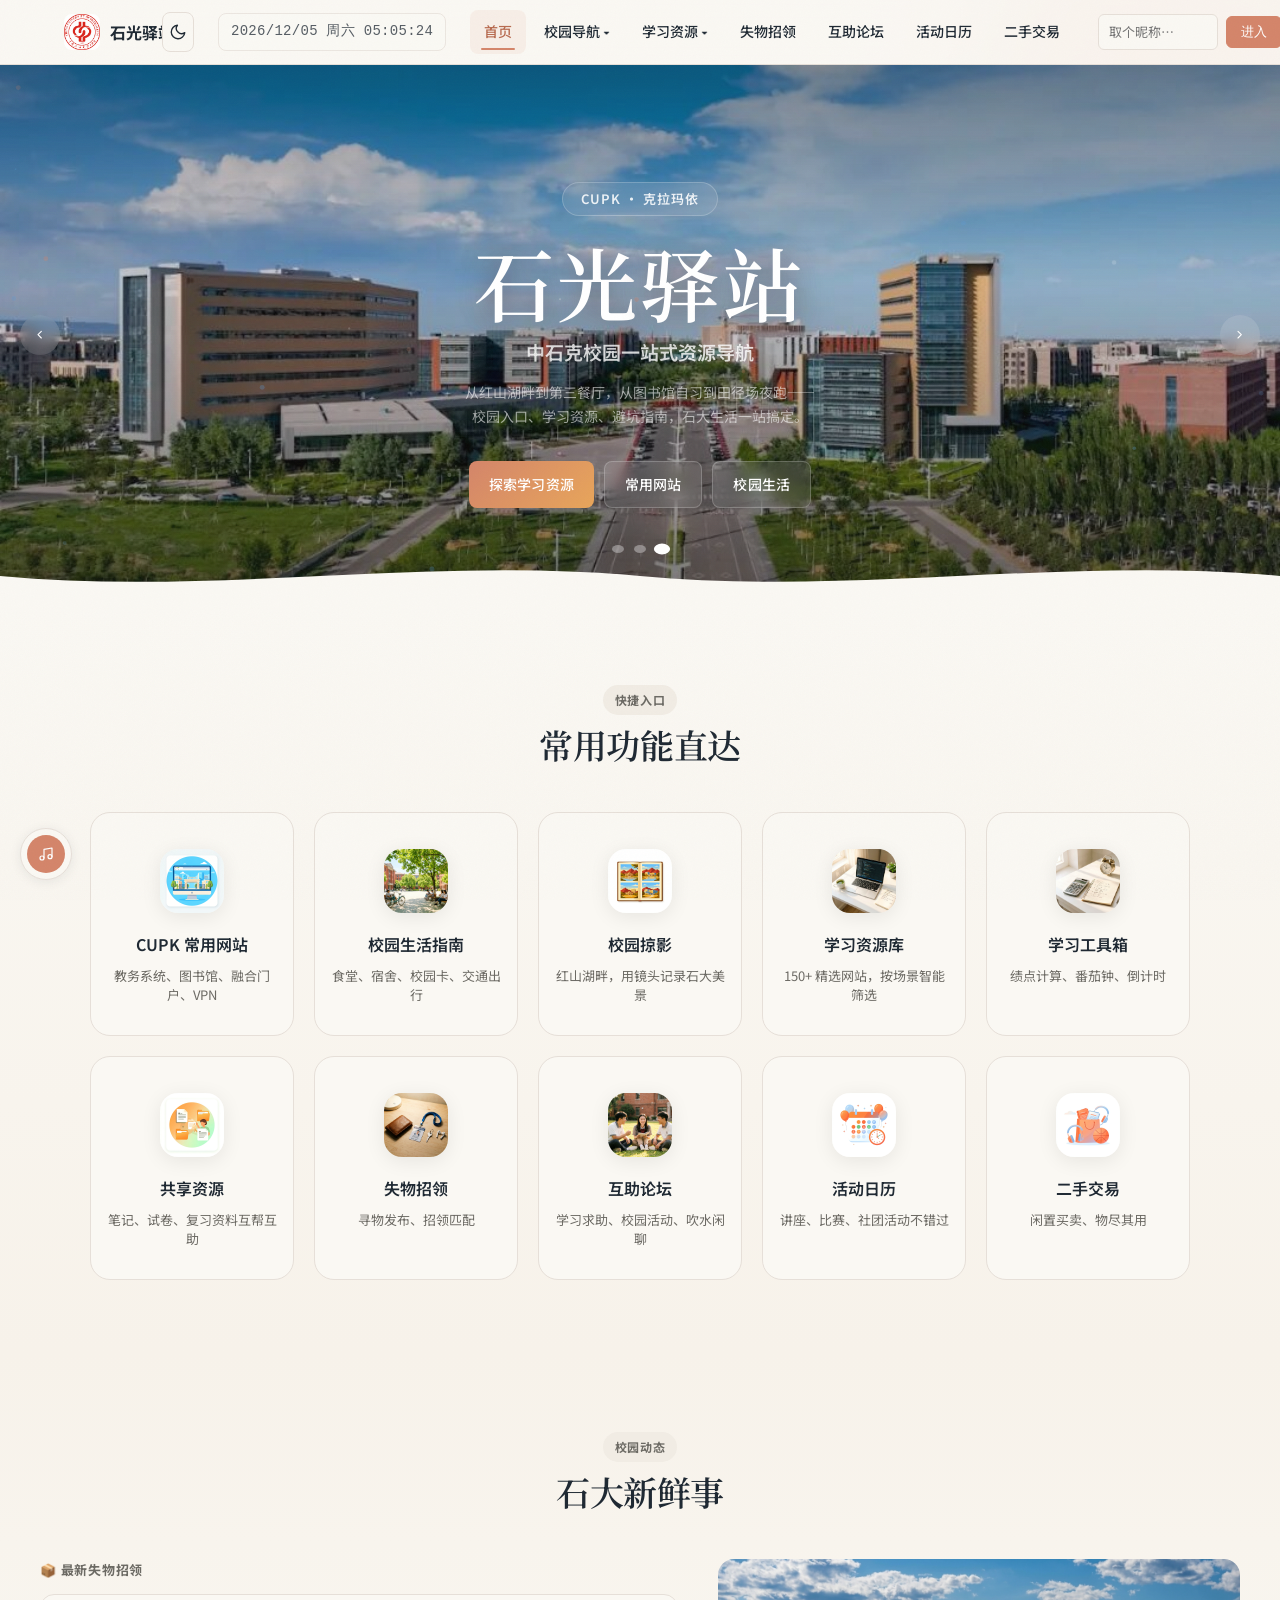
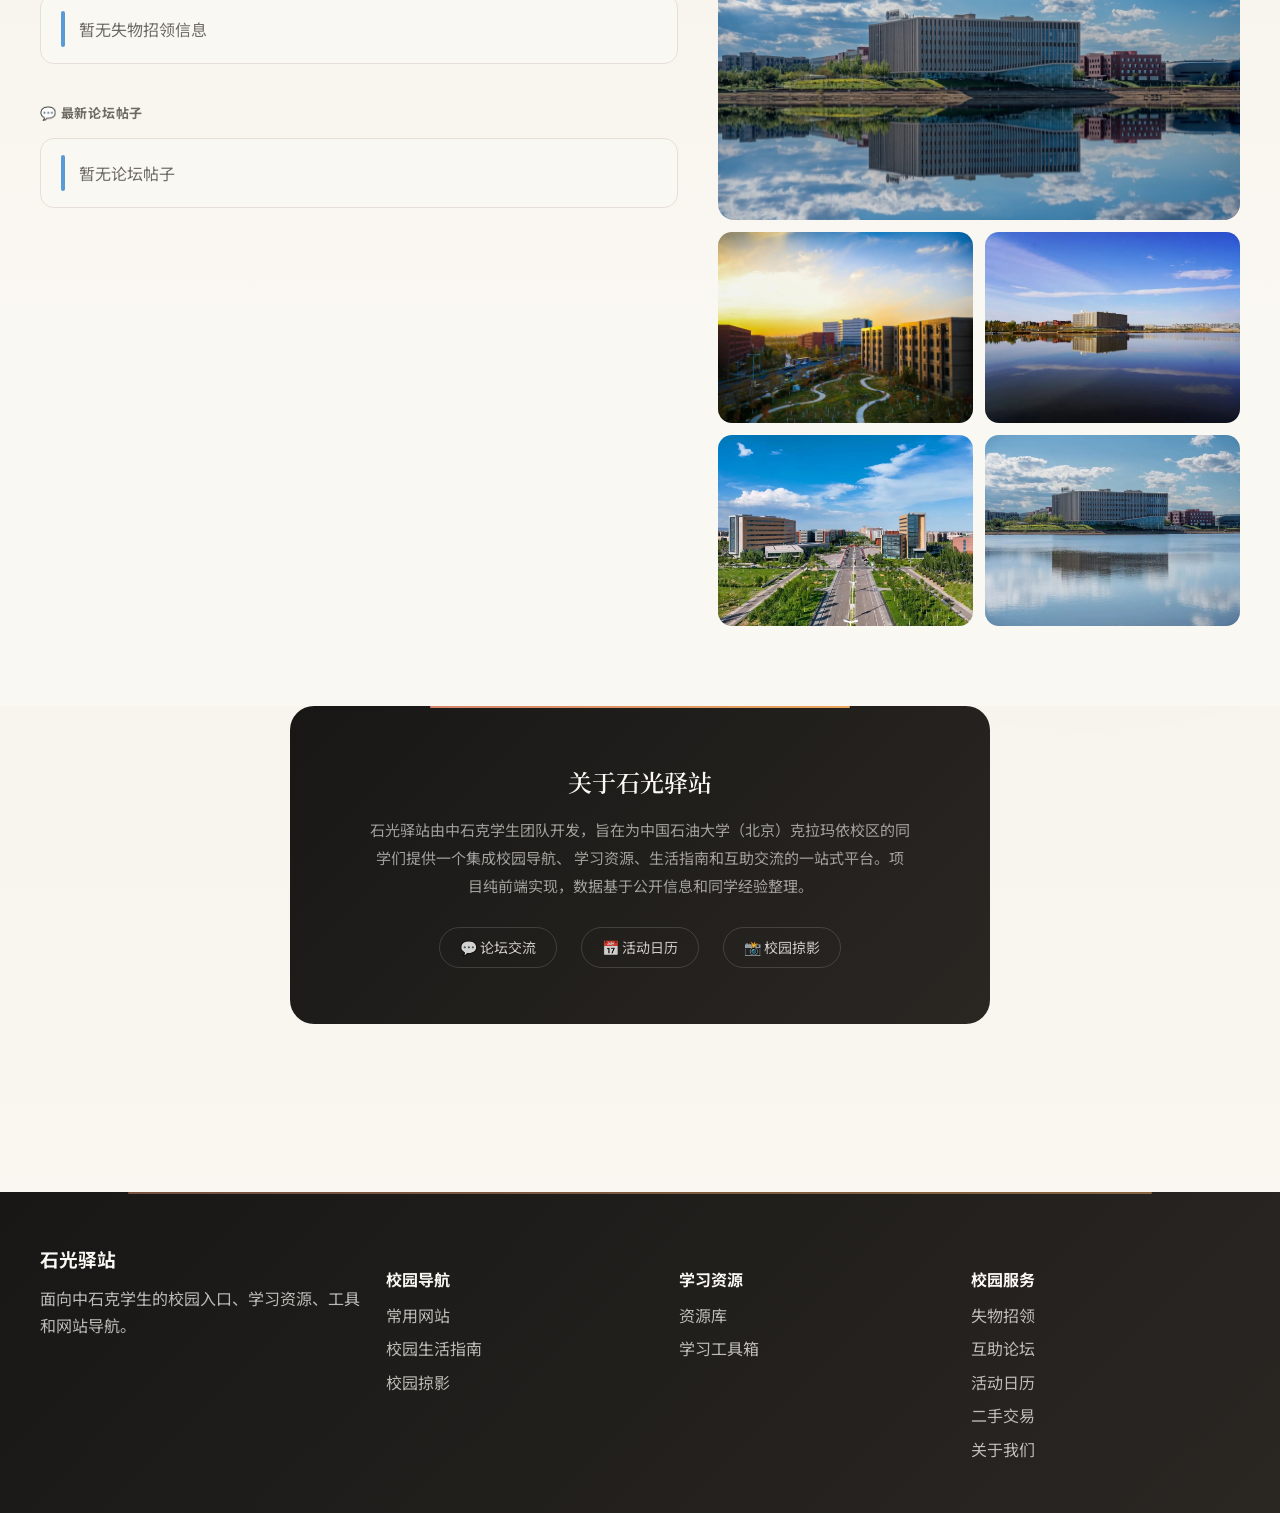
<file: index.html>
﻿<!doctype html>
<html lang="zh-CN">
  <head>
    <!-- 页面元信息：字符编码、视口设置 -->
    <meta charset="UTF-8" />
    <meta name="viewport" content="width=device-width, initial-scale=1.0" />
    <meta
      name="theme-color"
      content="#faf8f3"
      media="(prefers-color-scheme: light)"
    />
    <meta
      name="theme-color"
      content="#1c1b18"
      media="(prefers-color-scheme: dark)"
    />
    <!-- Google Fonts 预连接，提升字体加载速度 -->
    <link rel="preconnect" href="https://fonts.googleapis.com" />
    <link rel="preconnect" href="https://fonts.gstatic.com" crossorigin />
    <link
      rel="stylesheet"
      href="https://fonts.googleapis.com/css2?family=Noto+Serif+SC:wght@400;500;600;700&family=Noto+Sans+SC:wght@300;400;500;700&display=swap"
    />
    <meta
      name="description"
      content="石光驿站——中石克校园一站式资源导航，涵盖CUPK校园入口、学习资源、工具和网站导航。"
    />
    <!-- 页面标题与图标 -->
    <title>石光驿站 - 中石克校园一站式资源导航</title>
    <link rel="icon" type="image/png" sizes="32x32" href="images/favicon-32.png" /><link rel="icon" type="image/png" sizes="64x64" href="images/favicon-64.png" />
    <!-- 全局样式表 + 首页专用样式 -->
    <link rel="stylesheet" href="css/common.css" />
    <link rel="preload" as="image" href="images/cupk1.png" />
    <link rel="stylesheet" href="css/index.css" />
    <!-- 预获取常用子页面，加快导航切换速度 -->
    <link rel="prefetch" href="cupk.html" />
    <link rel="prefetch" href="campus.html" />
    <link rel="prefetch" href="websites.html" />
  </head>
  <body>
    <!-- ===== 动态导航栏（由 common.js 生成） ===== -->
    <div id="siteHeader"></div>

    <main id="main">
      <!-- ===== HERO ===== -->
      <section class="hero" id="heroSection">
        <div class="hero-bg" id="heroBg">
          <div
            class="hero-bg-img active"
            style="background-image: url(&quot;images/cupk1.png&quot;)"
          ></div>
          <div
            class="hero-bg-img"
            style="background-image: url(&quot;images/cupk3.jpg&quot;)"
          ></div>
          <div
            class="hero-bg-img"
            style="background-image: url(&quot;images/cupk4.jpg&quot;)"
          ></div>
          <div class="hero-overlay"></div>
        </div>
        <!-- Hero 主体内容：徽章、标题、描述、行动按钮 -->
        <div class="hero-body">
          <span class="hero-badge">CUPK · 克拉玛依</span>
          <h1 class="hero-title">石光驿站</h1>
          <p class="hero-sub">中石克校园一站式资源导航</p>
          <p class="hero-desc">
            从红山湖畔到第三餐厅，从图书馆自习到田径场夜跑——<br />校园入口、学习资源、避坑指南，石大生活一站搞定。
          </p>
          <div class="hero-actions">
            <a class="button primary" href="websites.html">探索学习资源</a>
            <a class="button ghost" href="cupk.html">常用网站</a>
            <a class="button ghost" href="campus.html">校园生活</a>
          </div>
        </div>
        <!-- Hero 轮播控制：左右切换箭头 -->
        <button
          class="hero-arrow hero-arrow-left"
          id="heroPrev"
          aria-label="上一张"
        >
          <svg class="svg-icon" width="18" height="18" aria-hidden="true">
            <use href="#icon-chevron-left" />
          </svg>
        </button>
        <button
          class="hero-arrow hero-arrow-right"
          id="heroNext"
          aria-label="下一张"
        >
          <svg class="svg-icon" width="18" height="18" aria-hidden="true">
            <use href="#icon-chevron-right" />
          </svg>
        </button>
        <!-- 轮播底部圆点指示器（JS 动态生成） -->
        <div class="hero-dots" id="heroDots"></div>
        <!-- 波浪分割装饰，将 Hero 与下方内容自然过渡 -->
        <div class="hero-wave">
          <svg viewBox="0 0 1440 60" preserveAspectRatio="none">
            <path
              fill="var(--canvas)"
              d="M0,30 C240,50 480,10 720,30 C960,50 1200,10 1440,30 L1440,60 L0,60 Z"
            />
          </svg>
        </div>
      </section>

      <!-- ===== 快捷入口 ===== -->
      <!-- 六个导航卡片：常用网站、学习资源库、校园生活指南、学习工具箱、失物招领、互助论坛 -->
      <section class="quick-entry">
        <div class="container">
          <div class="section-head">
            <span class="eyebrow">快捷入口</span>
            <h2 class="section-title">常用功能直达</h2>
          </div>
          <div class="entry-grid">
            <!-- 校园导航 -->
            <a class="entry-card" href="cupk.html" style="--accent:#5b9bd5">
              <span class="entry-icon"><img src="images/card-cupk.jpg" alt="" loading="lazy" /></span>
              <strong>CUPK 常用网站</strong><span>教务系统、图书馆、融合门户、VPN</span>
            </a>
            <a class="entry-card" href="campus.html" style="--accent:#4e9f7a">
              <span class="entry-icon"><img src="images/card-campus.jpg" alt="" loading="lazy" /></span>
              <strong>校园生活指南</strong><span>食堂、宿舍、校园卡、交通出行</span>
            </a>
            <a class="entry-card" href="gallery.html" style="--accent:#d4856a">
              <span class="entry-icon"><img src="images/card-gallery.jpg" alt="" loading="lazy" /></span>
              <strong>校园掠影</strong><span>红山湖畔，用镜头记录石大美景</span>
            </a>
            <!-- 学习资源 -->
            <a class="entry-card" href="websites.html" style="--accent:#3a7cc0">
              <span class="entry-icon"><img src="images/card-study.jpg" alt="" loading="lazy" /></span>
              <strong>学习资源库</strong><span>150+ 精选网站，按场景智能筛选</span>
            </a>
            <a class="entry-card" href="tools.html" style="--accent:#8b6bb0">
              <span class="entry-icon"><img src="images/card-tools.jpg" alt="" loading="lazy" /></span>
              <strong>学习工具箱</strong><span>绩点计算、番茄钟、倒计时</span>
            </a>
            <a class="entry-card" href="share.html" style="--accent:#e8785a">
              <span class="entry-icon"><img src="images/card-share.jpg" alt="" loading="lazy" /></span>
              <strong>共享资源</strong><span>笔记、试卷、复习资料互帮互助</span>
            </a>
            <!-- 校园服务 -->
            <a class="entry-card" href="lostfound.html" style="--accent:#e8a55a">
              <span class="entry-icon"><img src="images/card-lostfound.jpg" alt="" loading="lazy" /></span>
              <strong>失物招领</strong><span>寻物发布、招领匹配</span>
            </a>
            <a class="entry-card" href="forum.html" style="--accent:#5ba0a0">
              <span class="entry-icon"><img src="images/card-forum.jpg" alt="" loading="lazy" /></span>
              <strong>互助论坛</strong><span>学习求助、校园活动、吹水闲聊</span>
            </a>
            <a class="entry-card" href="events.html" style="--accent:#c07050">
              <span class="entry-icon"><img src="images/card-events.jpg" alt="" loading="lazy" /></span>
              <strong>活动日历</strong><span>讲座、比赛、社团活动不错过</span>
            </a>
            <a class="entry-card" href="secondhand.html" style="--accent:#5ba0a0">
              <span class="entry-icon"><img src="images/card-secondhand.jpg" alt="" loading="lazy" /></span>
              <strong>二手交易</strong><span>闲置买卖、物尽其用</span>
            </a>
          </div>
        </div>
        <!-- /container -->
      </section>
      <!-- /quick-entry -->

      <!-- ===== 校园动态 ===== -->
      <!-- 聚合失物招领和论坛最新内容，展示校园最近发生的事 -->
      <section class="campus-pulse">
        <div class="container">
          <div class="section-head">
            <span class="eyebrow">校园动态</span>
            <h2 class="section-title">石大新鲜事</h2>
          </div>
          <div class="pulse-layout">
            <!-- 左侧：最新失物招领与论坛帖子动态 -->
            <div class="pulse-feed" id="homeLatest"></div>
            <!-- 右侧：校园风景图片展示 -->
            <div class="pulse-gallery" id="homeGallery"></div>
          </div>
        </div>
        <!-- /container -->
      </section>
      <!-- /campus-pulse -->

      <!-- ===== 关于我们 ===== -->
      <!-- 项目简介、团队背景和相关链接（论坛、活动、掠影） -->
      <section class="about-section" id="about">
        <div class="container">
          <div class="about-card">
            <h2>关于石光驿站</h2>
            <p>
              石光驿站由中石克学生团队开发，旨在为中国石油大学（北京）克拉玛依校区的同学们提供一个集成校园导航、
              学习资源、生活指南和互助交流的一站式平台。项目纯前端实现，数据基于公开信息和同学经验整理。
            </p>
            <div class="about-links">
              <a href="forum.html">💬 论坛交流</a>
              <a href="events.html">📅 活动日历</a>
              <a href="gallery.html">📸 校园掠影</a>
            </div>
          </div>
        </div>
      </section>
      <!-- /about-section -->
    </main>
    <!-- /main -->

    <!-- ===== 动态页脚（由 common.js 生成） ===== -->
    <div id="siteFooter"></div>
    <!-- 返回顶部按钮 -->
    <button class="back-top" type="button" aria-label="返回顶部">↑</button>

    <!-- ===== JavaScript 按依赖顺序加载 ===== -->
    <!-- data.js：提供 StudyResources 数据源 -->
    <script src="javascript/data.js" defer></script>
    <!-- storage.js：localStorage 封装，提供收藏 / 最近访问 API -->
    <script src="javascript/storage.js" defer></script>
    <!-- common.js：导航栏、页脚、主题切换、用户系统、全局工具 -->
    <script src="javascript/common.js" defer></script>
    <!-- index.js：首页专属逻辑（轮播、搜索、面板渲染、动态加载） -->
    <script src="javascript/index.js" defer></script>
    <!-- effects.js：滚动入场动画等视觉效果 -->
    <script src="javascript/effects.js" defer></script>
    <!-- player.js：跨页面音乐播放器，基于 localStorage 持久化 -->
    <script src="javascript/player.js" defer></script>
  </body>
  <!-- /body -->
</html>
<!-- /html -->
</file>
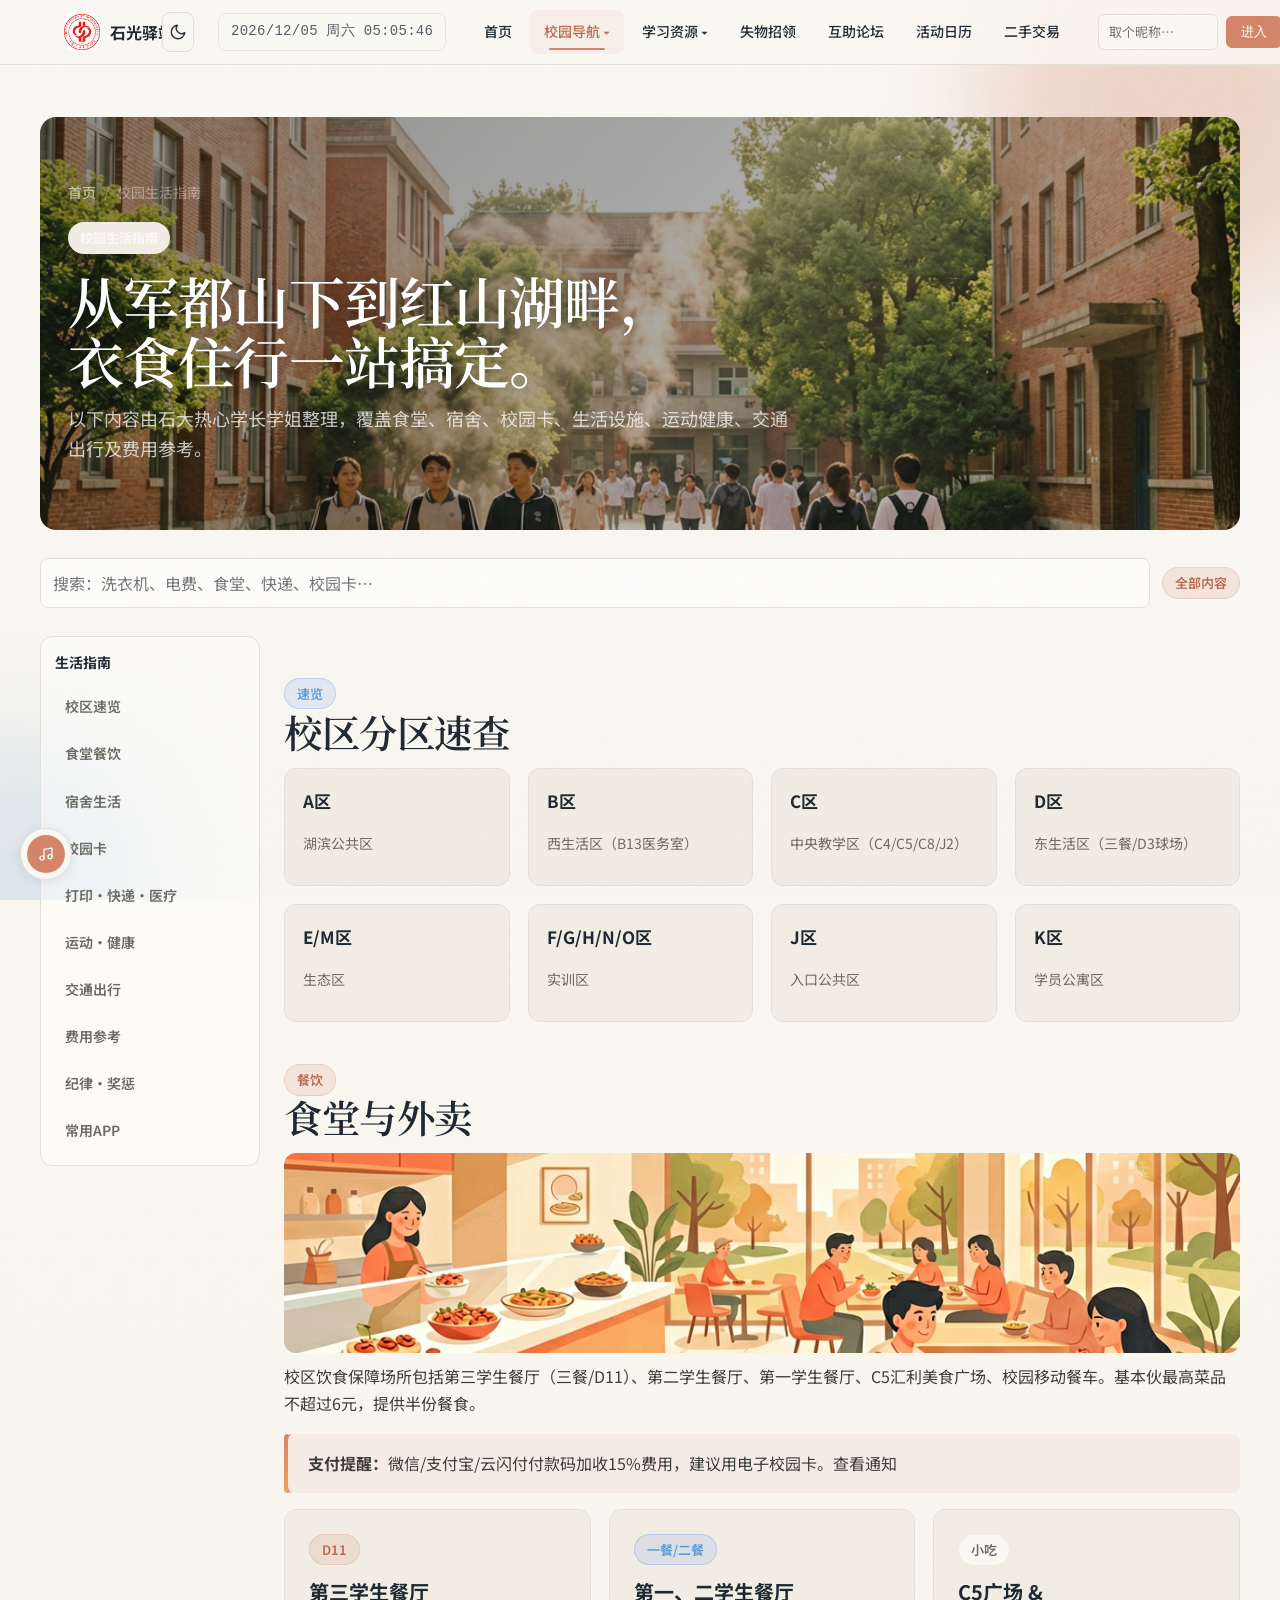
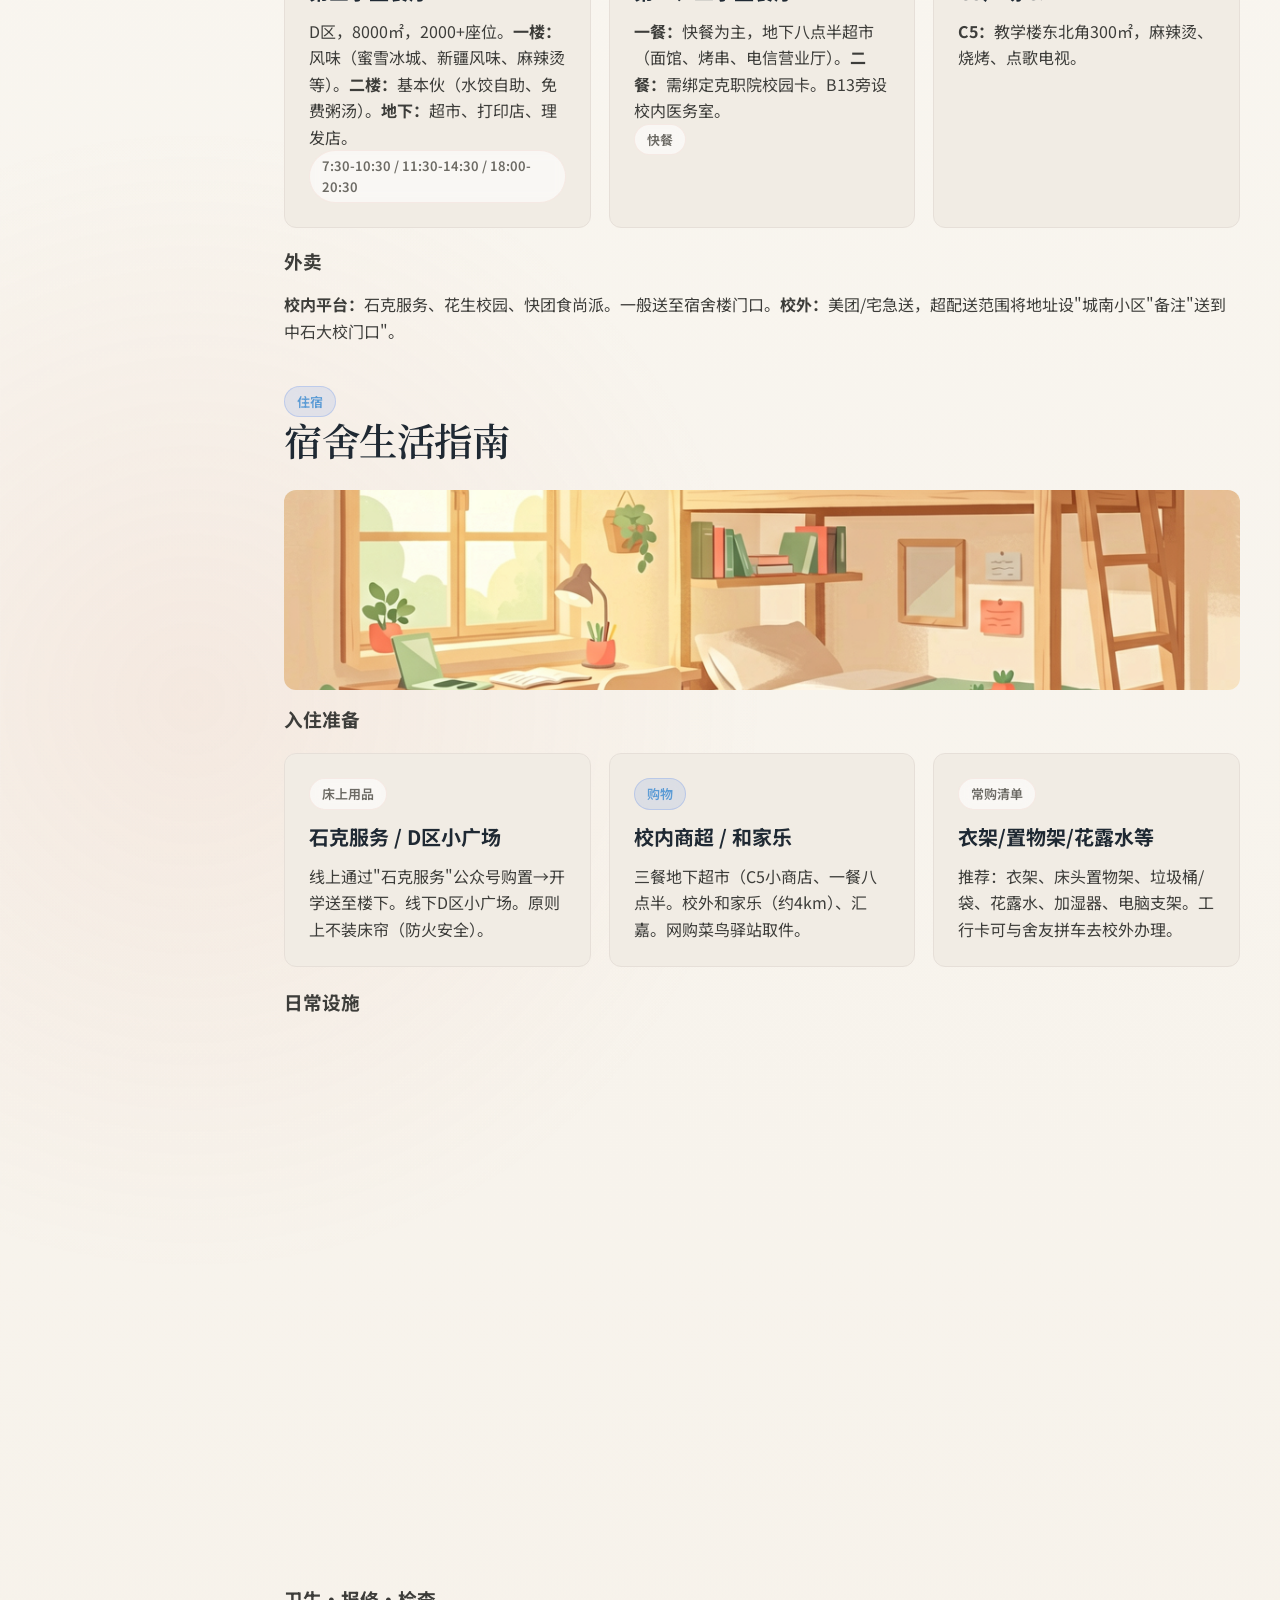
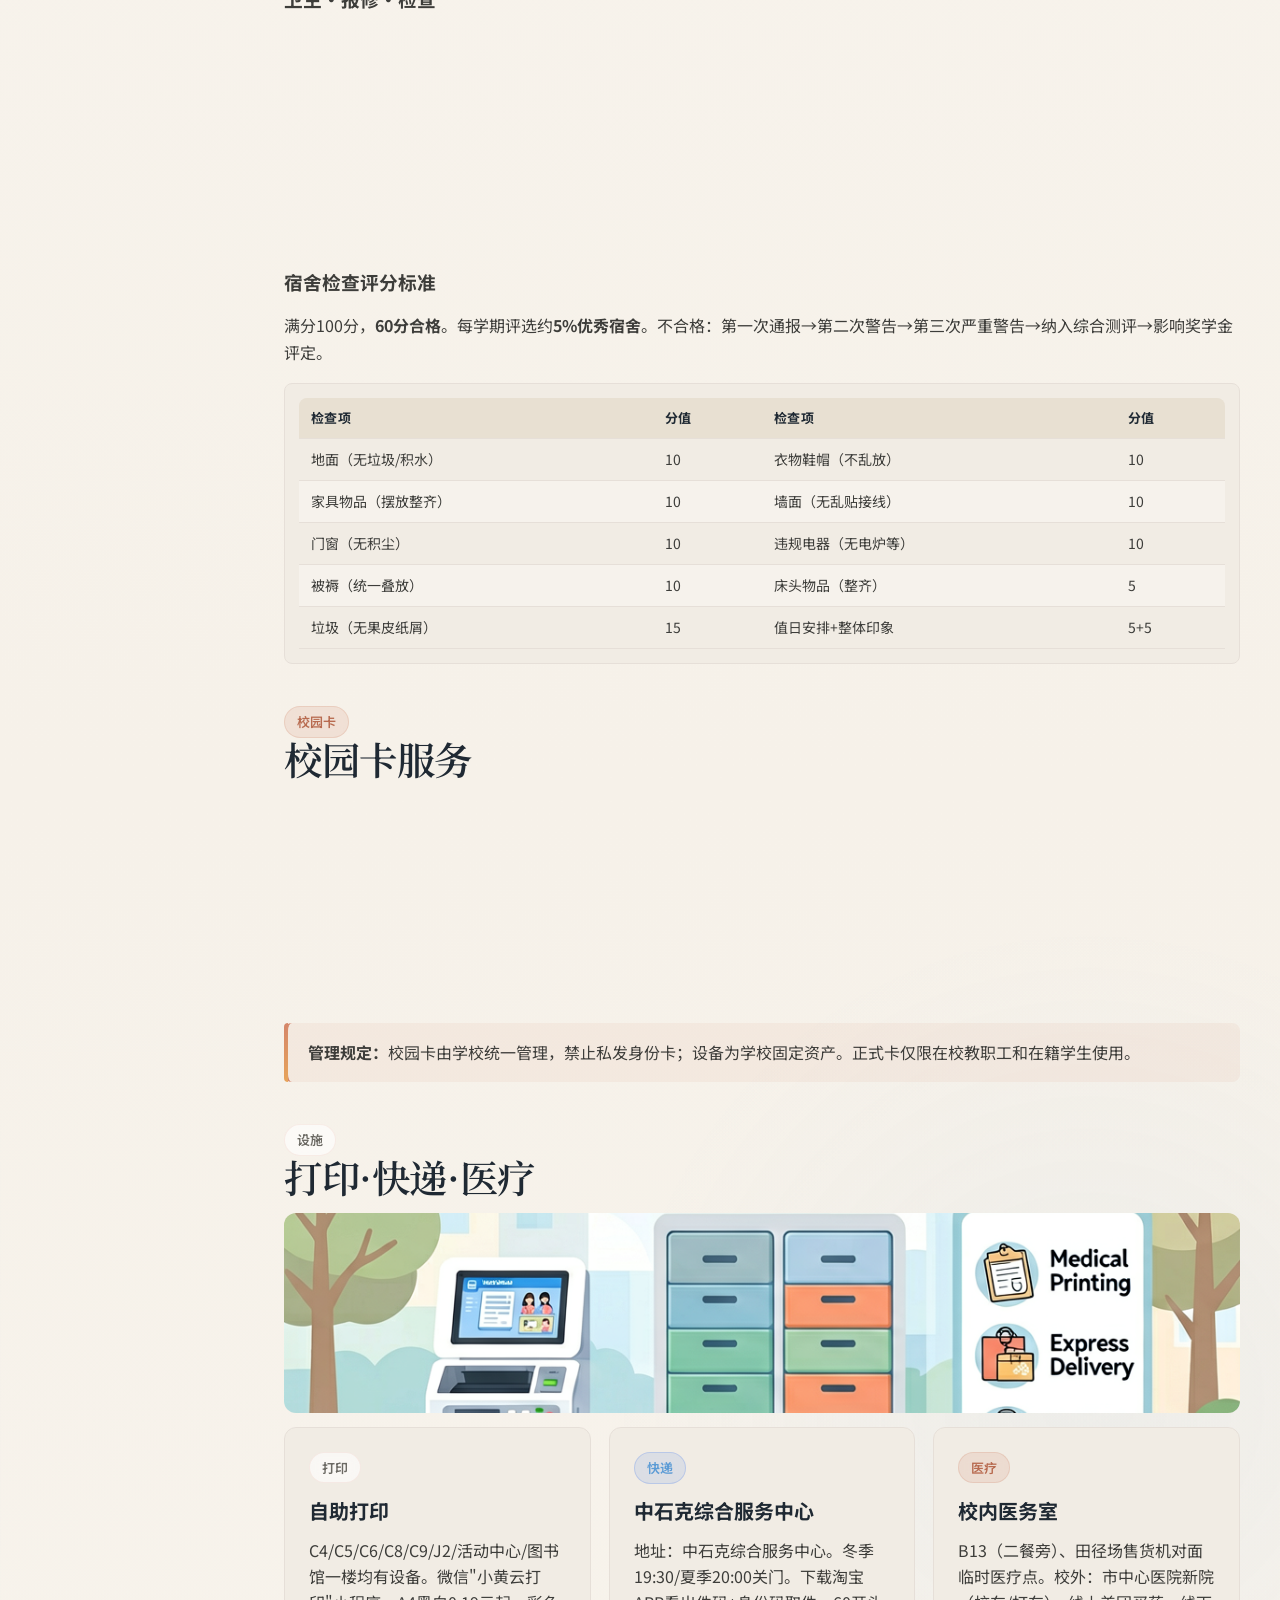
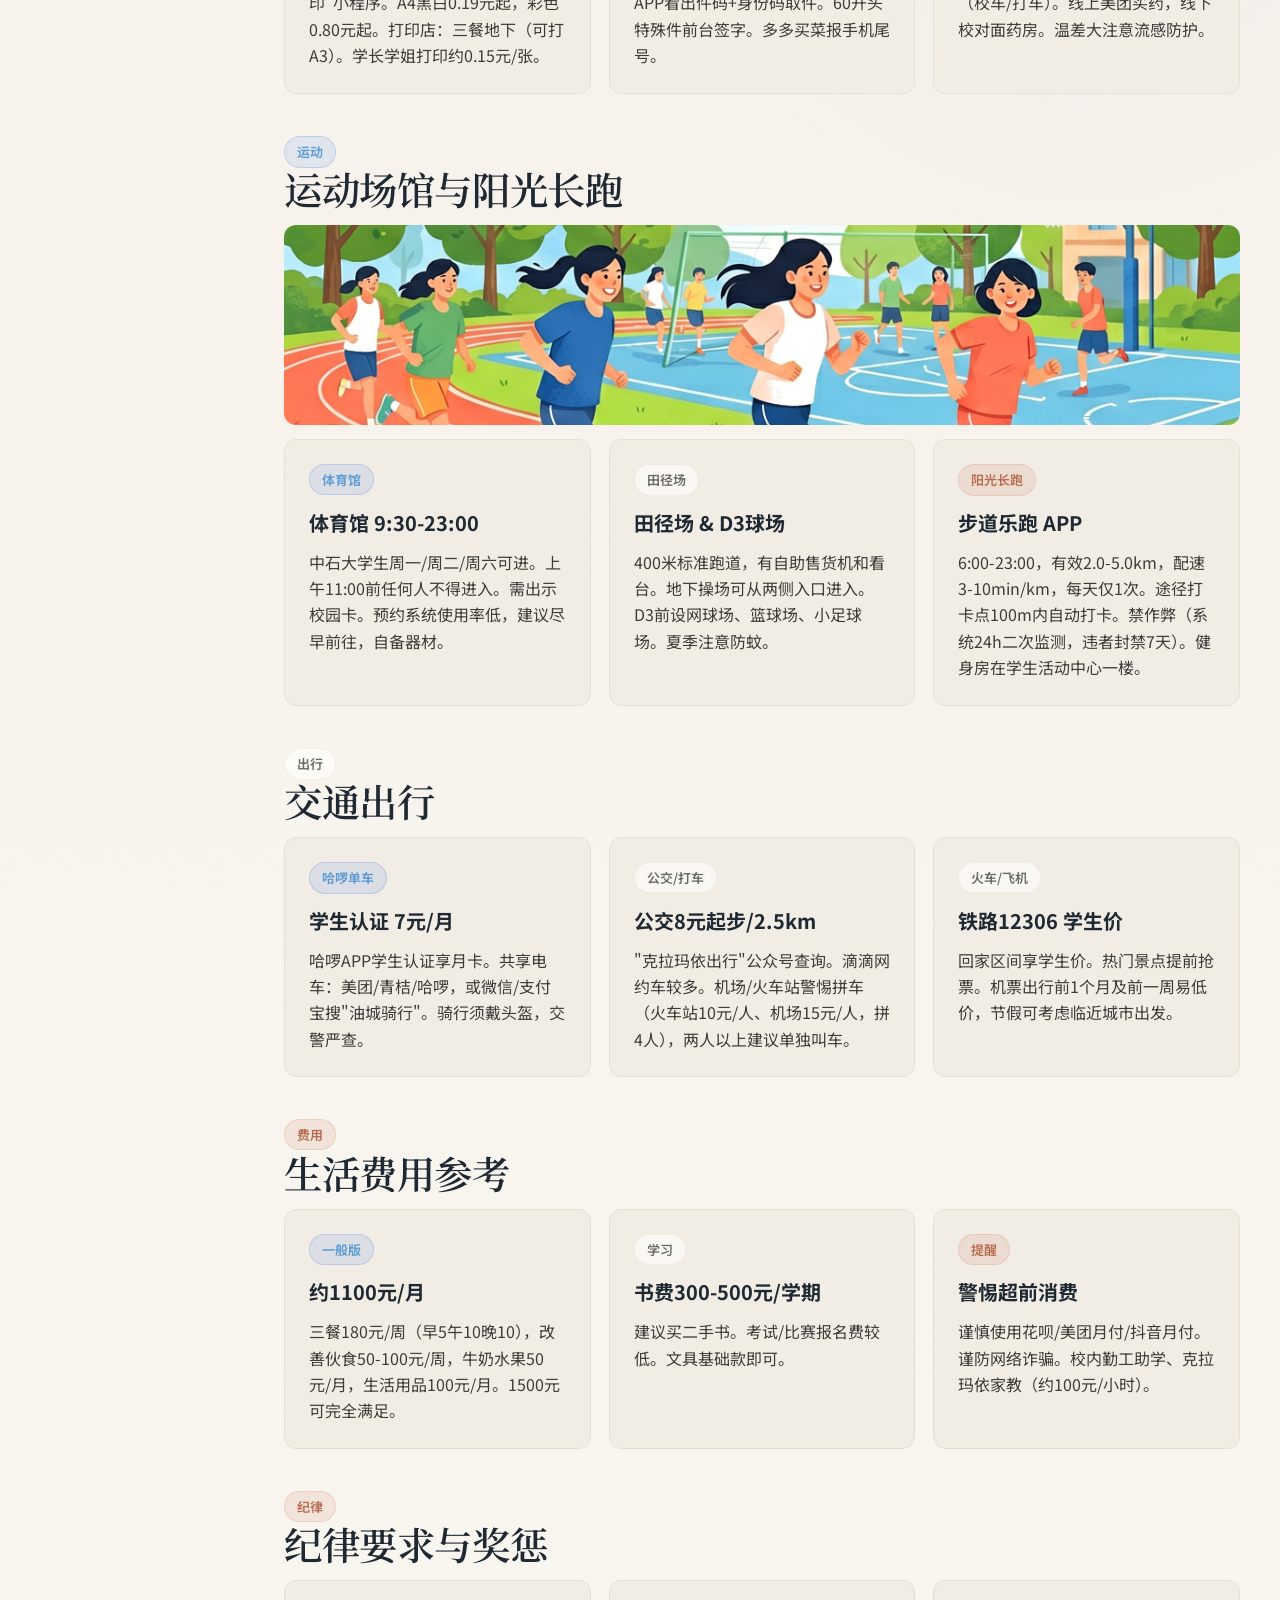
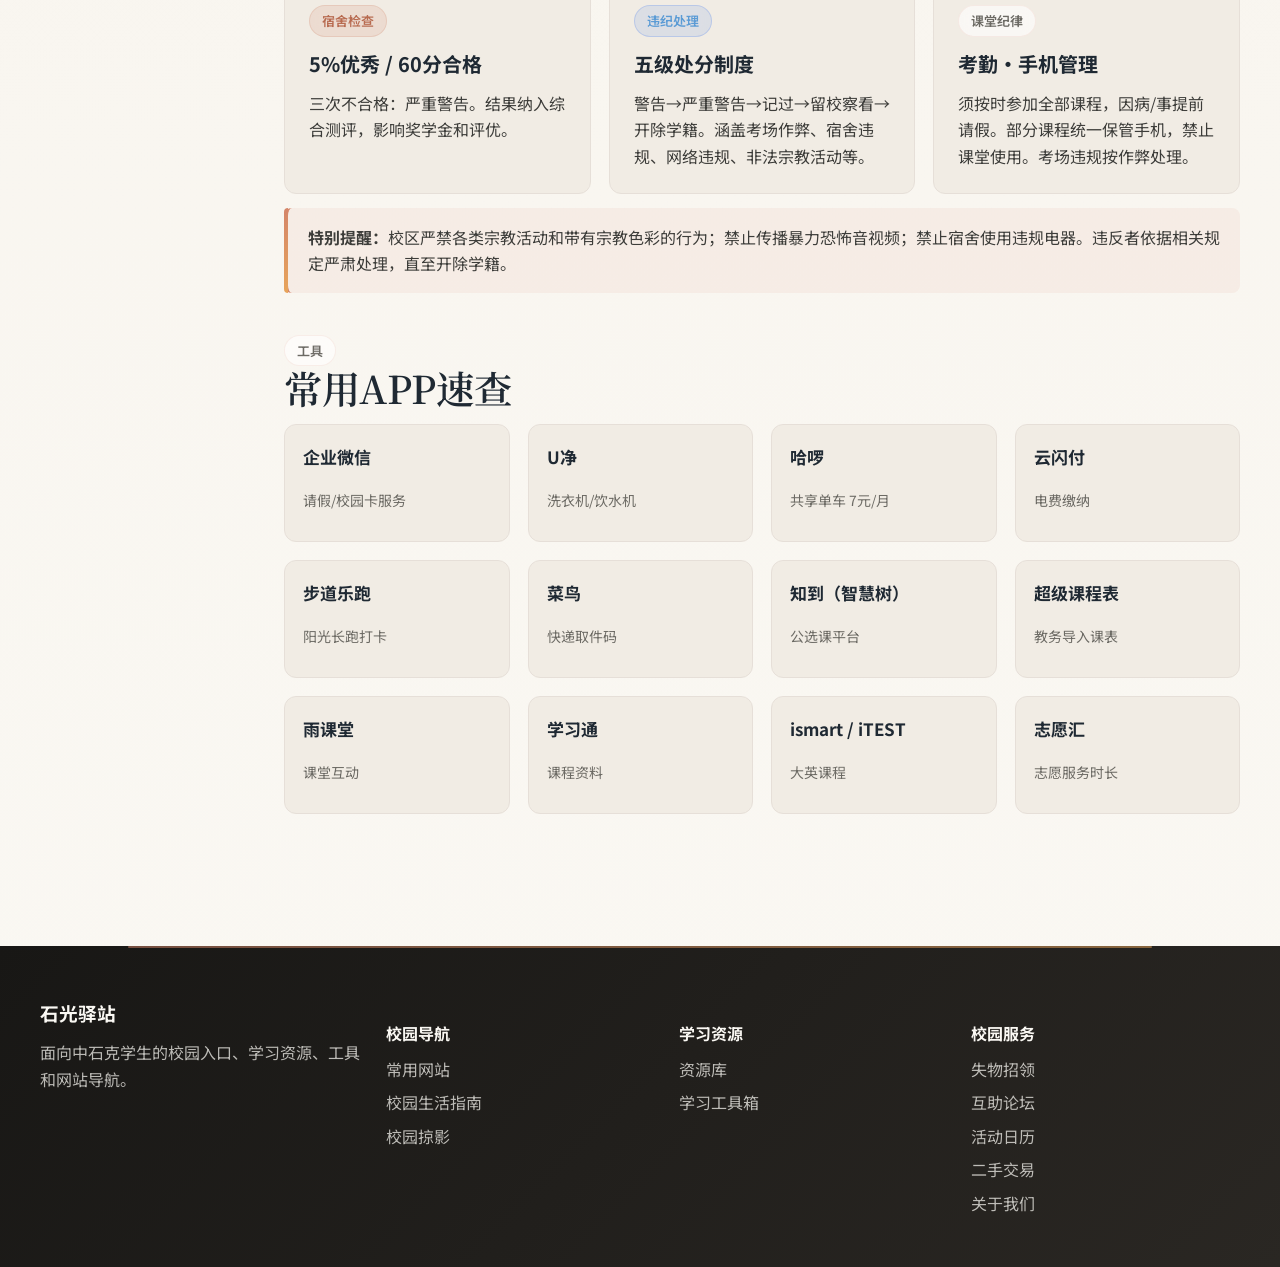
<file: campus.html>
﻿<!doctype html>
<html lang="zh-CN">
  <head>
    <!-- 页面元信息 -->
    <meta charset="UTF-8" />
    <meta name="viewport" content="width=device-width, initial-scale=1.0" />
    <meta
      name="theme-color"
      content="#faf8f3"
      media="(prefers-color-scheme: light)"
    />
    <meta
      name="theme-color"
      content="#1c1b18"
      media="(prefers-color-scheme: dark)"
    />
    <!-- 字体预连接：Noto Serif SC + Noto Sans SC -->
    <link rel="preconnect" href="https://fonts.googleapis.com" />
    <link rel="preconnect" href="https://fonts.gstatic.com" crossorigin />
    <link
      rel="stylesheet"
      href="https://fonts.googleapis.com/css2?family=Noto+Serif+SC:wght@400;500;600;700&family=Noto+Sans+SC:wght@300;400;500;700&display=swap"
    />
    <!-- 页面 SEO 描述：覆盖食堂、宿舍、校园卡、交通等关键词 -->
    <meta
      name="description"
      content="中石克克拉玛依校区校园生活指南——食堂三餐C5、宿舍洗澡电费门禁、校园卡办理、洗衣饮水打印快递、体育馆阳光长跑、交通出行。"
    />
    <title>校园生活指南 - 石光驿站</title>
    <link rel="icon" type="image/png" sizes="32x32" href="images/favicon-32.png" /><link rel="icon" type="image/png" sizes="64x64" href="images/favicon-64.png" />
    <!-- 全局样式 + 页面通用样式 -->
    <link rel="stylesheet" href="css/common.css" />
    <link rel="preload" as="image" href="images/hero-campus.jpg" />
    <link rel="stylesheet" href="css/pages.css" />
  </head>
  <body>
    <!-- ===== 动态导航栏 ===== -->
    <div id="siteHeader"></div>

    <!-- ===== 页面主体 ===== -->
    <main id="main" class="section tight">
      <div class="container">
        <!-- 页面 Hero：背景图叠加渐变遮罩，含面包屑和标题 -->
        <div
          class="page-hero"
          style="
            background-image:
              linear-gradient(
                135deg,
                rgba(24, 23, 21, 0.5),
                rgba(24, 23, 21, 0.2)
              ),
              url(images/hero-campus.jpg);
          "
        >
          <nav class="breadcrumb" aria-label="面包屑导航">
            <a href="index.html">首页</a><span class="breadcrumb-sep">/</span
            ><span>校园生活指南</span>
          </nav>
          <span class="eyebrow">校园生活指南</span>
          <h1 class="page-title">从军都山下到红山湖畔，衣食住行一站搞定。</h1>
          <p class="lead">
            以下内容由石大热心学长学姐整理，覆盖食堂、宿舍、校园卡、生活设施、运动健康、交通出行及费用参考。
          </p>
        </div>
        <!-- /page-hero -->

        <!-- 全文搜索框：关键词搜索卡片内容，实时过滤 -->
        <div class="cupk-search-panel">
          <input
            id="campusSearch"
            type="search"
            placeholder="搜索：洗衣机、电费、食堂、快递、校园卡…"
            aria-label="搜索校园生活指南"
          />
          <span id="campusSearchSummary" class="tag coral">全部内容</span>
        </div>
        <!-- /cupk-search-panel -->

        <!-- 双栏布局：左侧目录 + 右侧内容 -->
        <div class="cupk-layout">
          <!-- 侧边栏：页面内锚点导航，点击平滑滚动到对应章节 -->
          <!-- 共 11 个锚点：校区速览、食堂、宿舍、校园卡、打印快递医疗、运动健康、交通、费用、纪律、校内服务、APP -->
          <aside class="cupk-sidebar" aria-label="页面目录">
            <strong>生活指南</strong>
            <a href="#zones">校区速览</a>
            <a href="#canteen">食堂餐饮</a>
            <a href="#dorm">宿舍生活</a>
            <a href="#card">校园卡</a>
            <a href="#services">打印·快递·医疗</a>
            <a href="#sports">运动·健康</a>
            <a href="#transport">交通出行</a>
            <a href="#cost">费用参考</a>
            <a href="#discipline">纪律·奖惩</a>
            <a href="#apps">常用APP</a>
          </aside>

          <div class="cupk-content">
            <!-- ====== 校区速览 ====== -->
            <section class="cupk-section" id="zones">
              <div class="section-heading-row">
                <div>
                  <span class="tag blue">速览</span>
                  <h2 class="section-title">校区分区速查</h2>
                </div>
              </div>
              <!-- 八个校区功能分区一览：A 区到 K 区 -->
              <div class="grid cols-4 cupk-mini-grid">
                <!-- A 区：湖滨公共区 -->
                <div class="card cupk-mini-card">
                  <strong>A区</strong><span>湖滨公共区</span>
                </div>
                <!-- B 区：西生活区，含医务室 -->
                <div class="card cupk-mini-card">
                  <strong>B区</strong><span>西生活区（B13医务室）</span>
                </div>
                <!-- C 区：中央教学区，主要教学楼群 -->
                <div class="card cupk-mini-card">
                  <strong>C区</strong><span>中央教学区（C4/C5/C8/J2）</span>
                </div>
                <!-- D 区：东生活区，三餐和球场 -->
                <div class="card cupk-mini-card">
                  <strong>D区</strong><span>东生活区（三餐/D3球场）</span>
                </div>
                <!-- E / M 区：生态绿化区域 -->
                <div class="card cupk-mini-card">
                  <strong>E/M区</strong><span>生态区</span>
                </div>
                <!-- F / G / H / N / O 区：实训基地 -->
                <div class="card cupk-mini-card">
                  <strong>F/G/H/N/O区</strong><span>实训区</span>
                </div>
                <!-- J 区：校园入口公共区 -->
                <div class="card cupk-mini-card">
                  <strong>J区</strong><span>入口公共区</span>
                </div>
                <!-- K 区：学员公寓 -->
                <div class="card cupk-mini-card">
                  <strong>K区</strong><span>学员公寓区</span>
                </div>
              </div>
              <!-- /grid.cols-4 -->
            </section>
            <!-- /section#zones -->

            <!-- ====== 食堂 ====== -->
            <!-- 餐饮设施介绍：三餐、C5广场、及外卖平台 -->
            <section class="cupk-section" id="canteen">
              <div class="section-heading-row">
                <div>
                  <span class="tag coral">餐饮</span>
                  <h2 class="section-title">食堂与外卖</h2>
                </div>
              </div>
              <!-- 食堂配图 -->
              <img
                src="images/illust-canteen.jpg"
                alt="食堂餐饮"
                style="
                  width: 100%;
                  max-height: 200px;
                  object-fit: cover;
                  border-radius: var(--radius-lg);
                  margin-bottom: 14px;
                "
                loading="lazy"
              />
              <!-- 食堂概览：各餐厅分布及基本大伙价格说明 -->
              <!-- 基本大伙最高 6 元，提供半份餐食 -->
              <p class="cupk-section-lead">
                校区饮食保障场所包括第三学生餐厅（三餐/D11）、第二学生餐厅、第一学生餐厅、C5汇利美食广场、校园移动餐车。基本伙最高菜品不超过6元，提供半份餐食。
              </p>
              <!-- 支付方式提醒：第三方支付加收 15% 费用，建议使用电子校园卡 -->
              <div class="notice">
                <strong>支付提醒：</strong
                >微信/支付宝/云闪付付款码加收15%费用，建议用电子校园卡。<a
                  href="https://www.cupk.edu.cn/c/2024-04-15/521062.shtml"
                  target="_blank"
                  rel="noopener noreferrer"
                  >查看通知</a
                >
              </div>
              <!-- 食堂餐饮卡组：三餐、一二餐、C5广场与详细介绍 -->
              <div class="grid cols-3 cupk-grid" style="margin-top: 16px">
                <!-- 第三学生餐厅：三层分布，含地下超市 -->
                <div class="card cupk-card">
                  <span class="tag coral">D11</span>
                  <h3>第三学生餐厅</h3>
                  <p>
                    D区，8000㎡，2000+座位。<strong>一楼：</strong>风味（蜜雪冰城、新疆风味、麻辣烫等）。<strong>二楼：</strong>基本伙（水饺自助、免费粥汤）。<strong>地下：</strong>超市、打印店、理发店。
                  </p>
                  <span class="tag"
                    >7:30-10:30 / 11:30-14:30 / 18:00-20:30</span
                  >
                </div>
                <!-- 第一、二学生餐厅：快餐为主，二餐需克职院卡（一楼是中石大卡） -->
                <div class="card cupk-card">
                  <span class="tag blue">一餐/二餐</span>
                  <h3>第一、二学生餐厅</h3>
                  <p>
                    <strong>一餐：</strong
                    >快餐为主，地下八点半超市（面馆、烤串、电信营业厅）。<strong>二餐：</strong>需绑定克职院校园卡。B13旁设校内医务室。
                  </p>
                  <span class="tag">快餐</span>
                </div>
                <!-- C5 美食广场与：小吃种类丰富 -->
                <div class="card cupk-card">
                  <span class="tag">小吃</span>
                  <h3>C5广场 &</h3>
                  <p>
                    <strong>C5：</strong
                    >教学楼东北角300㎡，麻辣烫、烧烤、点歌电视。
                  </p>
                </div>
              </div>
              <!-- /grid.cols-3 餐厅卡组 -->
              <!-- 外卖服务：校内平台（石克服务等）和校外平台（美团等） -->
              <h3 style="margin-top: 18px">外卖</h3>
              <p class="cupk-section-lead">
                <strong>校内平台：</strong
                >石克服务、花生校园、快团食尚派。一般送至宿舍楼门口。<strong>校外：</strong>美团/宅急送，超配送范围将地址设"城南小区"备注"送到中石大校门口"。
              </p>
            </section>
            <!-- /section#canteen 食堂餐饮 -->

            <!-- ====== 宿舍 ====== -->
            <!-- 宿舍入住准备、日常设施（洗浴、电费、空调、饮水、洗衣等）、卫生检查标准 -->
            <section class="cupk-section" id="dorm">
              <div class="section-heading-row">
                <div>
                  <span class="tag blue">住宿</span>
                  <h2 class="section-title">宿舍生活指南</h2>
                </div>
              </div>
              <!-- 宿舍配图 -->
              <img
                src="images/illust-dorm.jpg"
                alt="宿舍生活"
                style="
                  width: 100%;
                  max-height: 200px;
                  object-fit: cover;
                  border-radius: var(--radius-lg);
                  margin: 14px 0;
                "
                loading="lazy"
              />

              <!-- 入住准备：床上用品购买、校内商超购物、推荐常购清单 -->
              <h3>入住准备</h3>
              <div class="grid cols-3 cupk-grid">
                <!-- 床上用品购买渠道：线上石克服务或线下D区小广场 -->
                <div class="card cupk-card">
                  <span class="tag">床上用品</span>
                  <h3>石克服务 / D区小广场</h3>
                  <p>
                    线上通过"石克服务"公众号购置→开学送至楼下。线下D区小广场。原则上不装床帘（防火安全）。
                  </p>
                </div>
                <!-- 校内商超：三餐地下超市、C5小商店、一餐八点半 -->
                <div class="card cupk-card">
                  <span class="tag blue">购物</span>
                  <h3>校内商超 / 和家乐</h3>
                  <p>
                    三餐地下超市（C5小商店、一餐八点半。校外和家乐（约4km）、汇嘉。网购菜鸟驿站取件。
                  </p>
                </div>
                <!-- 新生常购物品推荐清单 -->
                <div class="card cupk-card">
                  <span class="tag">常购清单</span>
                  <h3>衣架/置物架/花露水等</h3>
                  <p>
                    推荐：衣架、床头置物架、垃圾桶/袋、花露水、加湿器、电脑支架。工行卡可与舍友拼车去校外办理。
                  </p>
                </div>
              </div>

              <!-- 日常设施总览：洗浴、电费、空调、饮水、洗衣等 12 项 -->
              <h3 style="margin-top: 20px">日常设施</h3>
              <div class="grid cols-3 cupk-mini-grid">
                <!-- 洗浴：插卡出水，用完需拔卡 -->
                <div class="card cupk-mini-card">
                  <strong>🚿 洗浴</strong
                  ><span
                    >插卡按按钮出热水，不按仅冷水。洗完拔卡否则扣费。可用水码/扫码。</span
                  >
                </div>
                <!-- 电费缴纳：云闪付数字校园 -->
                <div class="card cupk-mini-card">
                  <strong>⚡ 电费</strong
                  ><span>云闪付→数字校园→绑定学校→缴费，约5分钟来电。</span>
                </div>
                <!-- 空调 / 地暖控制 -->
                <div class="card cupk-mini-card">
                  <strong>🔥 空调/地暖</strong
                  ><span>遥控器或手机红外控制，地暖温度较高。</span>
                </div>
                <!-- 饮水机：U净 APP 扫码 -->
                <div class="card cupk-mini-card">
                  <strong>💧 饮水机</strong
                  ><span>每层2台，U净APP绑定学校购买小票后扫码取水。</span>
                </div>
                <!-- 公共洗衣机 -->
                <div class="card cupk-mini-card">
                  <strong>👕 洗衣机</strong
                  ><span
                    >1楼，U净扫码，30-45分钟。自备洗衣液，禁贴身衣物袜子。</span
                  >
                </div>
                <!-- 洗鞋机 -->
                <div class="card cupk-mini-card">
                  <strong>👟 洗鞋机</strong><span>1楼，效果一般建议手洗。</span>
                </div>
                <!-- 吹风机：扫码付费 -->
                <div class="card cupk-mini-card">
                  <strong>💨 吹风机</strong
                  ><span>微信扫码，0.5元/3分钟、1元/5分钟。注意控制噪音。</span>
                </div>
                <!-- 剪发服务点 -->
                <div class="card cupk-mini-card">
                  <strong>💇 剪发</strong
                  ><span>三餐地下商超入口处，或校外理发店。</span>
                </div>
                <!-- 宿舍门禁时间 -->
                <div class="card cupk-mini-card">
                  <strong>🔑 门禁</strong
                  ><span
                    >23:45关门，7:30开门。夜不归宿通报。晚归需企业微信请假。</span
                  >
                </div>
                <!-- 用电规定 -->
                <div class="card cupk-mini-card">
                  <strong>⚡ 用电</strong
                  ><span
                    >禁用电炉/电煮锅/冰箱等，违者按手册处理。禁养宠物。</span
                  >
                </div>
                <!-- 宿舍自习室 -->
                <div class="card cupk-mini-card">
                  <strong>📖 自习室</strong
                  ><span>暂不开放（卫生原因），考研前可咨询宿管。</span>
                </div>
                <!-- 外卖取送 -->
                <div class="card cupk-mini-card">
                  <strong>📦 外卖</strong
                  ><span>送至宿舍楼门口右手边桌上，建议及时取走。</span>
                </div>
              </div>

              <!-- 卫生制度与设施报修 -->
              <h3 style="margin-top: 20px">卫生·报修·检查</h3>
              <div class="grid cols-2 cupk-grid">
                <!-- 宿舍卫生制度：单元间分配值日，定期检查 -->
                <div class="card cupk-card">
                  <span class="tag">卫生制度</span>
                  <h3>单元间·宿舍卫生</h3>
                  <p>
                    单元间建群分配值日（6个厕所：5宿舍各1个+1应急，值周宿舍负责）。楼道由保洁打扫。宿舍值日表贴门后，合资购买拖布扫帚。学校定期检查
                    + 突击检查。
                  </p>
                </div>
                <!-- 设施报修流程：融合门户平台或电话联系 -->
                <div class="card cupk-card">
                  <span class="tag coral">报修</span>
                  <h3>设施报修</h3>
                  <p>
                    校区官网→融合门户→e站式信息服务→管理平台→网络报修。后勤办公室
                    0990-6633049（周老师 13239935801）。
                  </p>
                </div>
              </div>

              <!-- 宿舍检查评分标准：满分 100 分，60 分合格 -->
              <h3 style="margin-top: 20px">宿舍检查评分标准</h3>
              <!-- 评分制度说明：满分 100 分，60 分合格 -->
              <p class="cupk-section-lead">
                满分100分，<strong>60分合格</strong>。每学期评选约<strong>5%优秀宿舍</strong>。不合格：第一次通报→第二次警告→第三次严重警告→纳入综合测评→影响奖学金评定。
              </p>
              <!-- 评分细则表：八项检查标准及对应分值 -->
              <div class="gpa-table-wrap">
                <table class="gpa-table">
                  <!-- 表头：检查项与分值（共两列） -->
                  <thead>
                    <tr>
                      <th>检查项</th>
                      <th>分值</th>
                      <th>检查项</th>
                      <th>分值</th>
                    </tr>
                  </thead>
                  <tbody>
                    <!-- 地面清洁 + 衣物摆放 -->
                    <tr>
                      <td>地面（无垃圾/积水）</td>
                      <td>10</td>
                      <td>衣物鞋帽（不乱放）</td>
                      <td>10</td>
                    </tr>
                    <!-- 家具摆放 + 墙面整洁 -->
                    <tr>
                      <td>家具物品（摆放整齐）</td>
                      <td>10</td>
                      <td>墙面（无乱贴接线）</td>
                      <td>10</td>
                    </tr>
                    <!-- 门窗卫生 + 违规电器检查 -->
                    <tr>
                      <td>门窗（无积尘）</td>
                      <td>10</td>
                      <td>违规电器（无电炉等）</td>
                      <td>10</td>
                    </tr>
                    <!-- 被褥叠放 + 床头物品 -->
                    <tr>
                      <td>被褥（统一叠放）</td>
                      <td>10</td>
                      <td>床头物品（整齐）</td>
                      <td>5</td>
                    </tr>
                    <!-- 垃圾清理 + 值日整体印象 -->
                    <tr>
                      <td>垃圾（无果皮纸屑）</td>
                      <td>15</td>
                      <td>值日安排+整体印象</td>
                      <td>5+5</td>
                    </tr>
                  </tbody>
                </table>
              </div>
            </section>
            <!-- /section#dorm 宿舍生活 -->

            <!-- ====== 校园卡 ====== -->
            <!-- 校园卡服务中心位置、电子校园卡小程序、工商银行卡绑定 -->
            <section class="cupk-section" id="card">
              <div class="section-heading-row">
                <div>
                  <span class="tag coral">校园卡</span>
                  <h2 class="section-title">校园卡服务</h2>
                </div>
              </div>
              <!-- 校园卡服务：实体卡办理与电子校园卡 -->
              <div class="grid cols-2 cupk-grid">
                <!-- 实体校园卡：三餐一层办理，自助补卡机 -->
                <div class="card cupk-card">
                  <span class="tag coral">服务中心</span>
                  <h3>三餐一层进门左转</h3>
                  <p>
                    电话 0990-6633087 | QQ群 571471395 | 窗口：工作日
                    13:00-14:00、19:00-20:00。正式卡首次免费，补换卡10元。可自助补卡机补办，或人工窗口。
                  </p>
                </div>
                <!-- 电子校园卡：微信支付宝小程序，刷脸扫码支付 -->
                <div class="card cupk-card">
                  <span class="tag blue">电子校园卡</span>
                  <h3>"中大克校区"小程序</h3>
                  <p>
                    微信/支付宝搜"中大克校区"或"CUPK校园卡"，人脸认证后可在三餐、C5、活动中心、图书馆刷脸或扫码支付。开工商银行卡免密支付，余额不足自动扣款。
                  </p>
                </div>
              </div>
              <!-- 校园卡管理规定 -->
              <div class="notice" style="margin-top: 14px">
                <strong>管理规定：</strong
                >校园卡由学校统一管理，禁止私发身份卡；设备为学校固定资产。正式卡仅限在校教职工和在籍学生使用。
              </div>
            </section>
            <!-- /section#card 校园卡 -->

            <!-- ====== 打印·快递·医疗 ====== -->
            <!-- 校内自助打印、菜鸟驿站快递取件、医务室及校外就医 -->
            <section class="cupk-section" id="services">
              <div class="section-heading-row">
                <div>
                  <span class="tag">设施</span>
                  <h2 class="section-title">打印·快递·医疗</h2>
                </div>
              </div>
              <!-- 服务设施配图 -->
              <img
                src="images/illust-services.jpg"
                alt="打印·快递·医疗"
                style="
                  width: 100%;
                  max-height: 200px;
                  object-fit: cover;
                  border-radius: var(--radius-lg);
                  margin-bottom: 14px;
                "
                loading="lazy"
              />
              <!-- 打印 / 快递 / 医疗：校园三大生活服务 -->
              <div class="grid cols-3 cupk-grid">
                <!-- 校内自助打印点分布及价格 -->
                <div class="card cupk-card">
                  <span class="tag">打印</span>
                  <h3>自助打印</h3>
                  <p>
                    C4/C5/C6/C8/C9/J2/活动中心/图书馆一楼均有设备。微信"小黄云打印"小程序。A4黑白0.19元起，彩色0.80元起。打印店：三餐地下（可打A3）。学长学姐打印约0.15元/张。
                  </p>
                </div>
                <!-- 菜鸟驿站：取件方式与营业时间 -->
                <div class="card cupk-card">
                  <span class="tag blue">快递</span>
                  <h3>中石克综合服务中心</h3>
                  <p>
                    地址：中石克综合服务中心。冬季19:30/夏季20:00关门。下载淘宝APP看出件码+身份码取件。60开头特殊件前台签字。多多买菜报手机尾号。
                  </p>
                </div>
                <!-- 校内医务室及校外就医指导 -->
                <div class="card cupk-card">
                  <span class="tag coral">医疗</span>
                  <h3>校内医务室</h3>
                  <p>
                    B13（二餐旁）、田径场售货机对面临时医疗点。校外：市中心医院新院（校车/打车）。线上美团买药，线下校对面药房。温差大注意流感防护。
                  </p>
                </div>
              </div>
            </section>
            <!-- /section#services 打印快递医疗 -->

            <!-- ====== 运动·健康 ====== -->
            <!-- 体育馆、田径场、阳光长跑（步道乐跑）及健身房 -->
            <section class="cupk-section" id="sports">
              <div class="section-heading-row">
                <div>
                  <span class="tag blue">运动</span>
                  <h2 class="section-title">运动场馆与阳光长跑</h2>
                </div>
              </div>
              <!-- 运动场馆配图 -->
              <img
                src="images/illust-sports.jpg"
                alt="运动场馆"
                style="
                  width: 100%;
                  max-height: 200px;
                  object-fit: cover;
                  border-radius: var(--radius-lg);
                  margin-bottom: 14px;
                "
                loading="lazy"
              />
              <!-- 运动场馆与体育管理 -->
              <div class="grid cols-3 cupk-grid">
                <!-- 体育馆：开放时间与入场要求 -->
                <div class="card cupk-card">
                  <span class="tag blue">体育馆</span>
                  <h3>体育馆 9:30-23:00</h3>
                  <p>
                    中石大学生周一/周二/周六可进。上午11:00前任何人不得进入。需出示校园卡。预约系统使用率低，建议尽早前往，自备器材。
                  </p>
                </div>
                <!-- 田径场与 D3 球场 -->
                <div class="card cupk-card">
                  <span class="tag">田径场</span>
                  <h3>田径场 & D3球场</h3>
                  <p>
                    400米标准跑道，有自助售货机和看台。地下操场可从两侧入口进入。D3前设网球场、篮球场、小足球场。夏季注意防蚊。
                  </p>
                </div>
                <!-- 阳光长跑（步道乐跑）及健身房 -->
                <div class="card cupk-card">
                  <span class="tag coral">阳光长跑</span>
                  <h3>步道乐跑 APP</h3>
                  <p>
                    6:00-23:00，有效2.0-5.0km，配速3-10min/km，每天仅1次。途径打卡点100m内自动打卡。禁作弊（系统24h二次监测，违者封禁7天）。健身房在学生活动中心一楼。
                  </p>
                </div>
              </div>
            </section>
            <!-- /section#sports 运动健康 -->

            <!-- ====== 交通 ====== -->
            <!-- 哈啰单车、公交/打车、火车/飞机等出行方式 -->
            <section class="cupk-section" id="transport">
              <div class="section-heading-row">
                <div>
                  <span class="tag">出行</span>
                  <h2 class="section-title">交通出行</h2>
                </div>
              </div>
              <!-- 交通出行：共享单车、公交打车、火车飞机 -->
              <div class="grid cols-3 cupk-grid">
                <!-- 哈啰单车学生认证优惠 -->
                <div class="card cupk-card">
                  <span class="tag blue">哈啰单车</span>
                  <h3>学生认证 7元/月</h3>
                  <p>
                    哈啰APP学生认证享月卡。共享电车：美团/青桔/哈啰，或微信/支付宝搜"油城骑行"。骑行须戴头盔，交警严查。
                  </p>
                </div>
                <!-- 公交与网约车出行 -->
                <div class="card cupk-card">
                  <span class="tag">公交/打车</span>
                  <h3>公交8元起步/2.5km</h3>
                  <p>
                    "克拉玛依出行"公众号查询。滴滴网约车较多。机场/火车站警惕拼车（火车站10元/人、机场15元/人，拼4人），两人以上建议单独叫车。
                  </p>
                </div>
                <!-- 火车学生票与机票价格趋势 -->
                <div class="card cupk-card">
                  <span class="tag">火车/飞机</span>
                  <h3>铁路12306 学生价</h3>
                  <p>
                    回家区间享学生价。热门景点提前抢票。机票出行前1个月及前一周易低价，节假可考虑临近城市出发。
                  </p>
                </div>
              </div>
            </section>
            <!-- /section#transport 交通出行 -->

            <!-- ====== 费用 ====== -->
            <!-- 每月生活费估算、书费、以及防超前消费提醒 -->
            <section class="cupk-section" id="cost">
              <div class="section-heading-row">
                <div>
                  <span class="tag coral">费用</span>
                  <h2 class="section-title">生活费用参考</h2>
                </div>
              </div>
              <!-- 生活费用参考：日常开销、学习开支、消费提醒 -->
              <div class="grid cols-3 cupk-grid">
                <!-- 一般版月生活费估算 -->
                <div class="card cupk-card">
                  <span class="tag blue">一般版</span>
                  <h3>约1100元/月</h3>
                  <p>
                    三餐180元/周（早5午10晚10），改善伙食50-100元/周，牛奶水果50元/月，生活用品100元/月。1500元可完全满足。
                  </p>
                </div>
                <!-- 学习相关费用：书费、考试报名费等 -->
                <div class="card cupk-card">
                  <span class="tag">学习</span>
                  <h3>书费300-500元/学期</h3>
                  <p>建议买二手书。考试/比赛报名费较低。文具基础款即可。</p>
                </div>
                <!-- 防超前消费与防诈骗提醒 -->
                <div class="card cupk-card">
                  <span class="tag coral">提醒</span>
                  <h3>警惕超前消费</h3>
                  <p>
                    谨慎使用花呗/美团月付/抖音月付。谨防网络诈骗。校内勤工助学、克拉玛依家教（约100元/小时）。
                  </p>
                </div>
              </div>
            </section>
            <!-- /section#cost 费用参考 -->

            <!-- ====== 纪律 ====== -->
            <!-- 宿舍检查评分标准、五级处分制度、课堂纪律要求 -->
            <section class="cupk-section" id="discipline">
              <div class="section-heading-row">
                <div>
                  <span class="tag coral">纪律</span>
                  <h2 class="section-title">纪律要求与奖惩</h2>
                </div>
              </div>
              <!-- 纪律要求：宿舍检查、违纪处分、课堂管理 -->
              <div class="grid cols-3 cupk-grid">
                <!-- 宿舍检查标准与奖惩 -->
                <div class="card cupk-card">
                  <span class="tag coral">宿舍检查</span>
                  <h3>5%优秀 / 60分合格</h3>
                  <p>
                    三次不合格：严重警告。结果纳入综合测评，影响奖学金和评优。
                  </p>
                </div>
                <!-- 五级处分制度说明 -->
                <div class="card cupk-card">
                  <span class="tag blue">违纪处理</span>
                  <h3>五级处分制度</h3>
                  <p>
                    警告→严重警告→记过→留校察看→开除学籍。涵盖考场作弊、宿舍违规、网络违规、非法宗教活动等。
                  </p>
                </div>
                <!-- 课堂考勤与手机管理 -->
                <div class="card cupk-card">
                  <span class="tag">课堂纪律</span>
                  <h3>考勤·手机管理</h3>
                  <p>
                    须按时参加全部课程，因病/事提前请假。部分课程统一保管手机，禁止课堂使用。考场违规按作弊处理。
                  </p>
                </div>
              </div>
              <!-- 重要提醒：宗教、安全、用电规定 -->
              <div class="notice" style="margin-top: 14px">
                <strong>特别提醒：</strong
                >校区严禁各类宗教活动和带有宗教色彩的行为；禁止传播暴力恐怖音视频；禁止宿舍使用违规电器。违反者依据相关规定严肃处理，直至开除学籍。
              </div>
            </section>
            <!-- /section#discipline 纪律奖惩 -->

            <!-- ====== APP ====== -->
            <!-- 校园常用 APP 速查：企业微信、U净、哈啰、云闪付、步道乐跑等 -->
            <section class="cupk-section" id="apps">
              <div class="section-heading-row">
                <div>
                  <span class="tag">工具</span>
                  <h2 class="section-title">常用APP速查</h2>
                </div>
              </div>
              <!-- 校园常用 APP 列表 -->
              <div class="grid cols-4 cupk-mini-grid">
                <!-- 企业微信：请假审批、校园卡查询 -->
                <div class="card cupk-mini-card">
                  <strong>企业微信</strong><span>请假/校园卡服务</span>
                </div>
                <!-- U净：洗衣机、饮水机扫码使用 -->
                <div class="card cupk-mini-card">
                  <strong>U净</strong><span>洗衣机/饮水机</span>
                </div>
                <!-- 哈啰单车：学生认证月卡 -->
                <div class="card cupk-mini-card">
                  <strong>哈啰</strong><span>共享单车 7元/月</span>
                </div>
                <!-- 云闪付：宿舍电费缴纳 -->
                <div class="card cupk-mini-card">
                  <strong>云闪付</strong><span>电费缴纳</span>
                </div>
                <!-- 步道乐跑：阳光长跑打卡 -->
                <div class="card cupk-mini-card">
                  <strong>步道乐跑</strong><span>阳光长跑打卡</span>
                </div>
                <!-- 菜鸟：快递取件 -->
                <div class="card cupk-mini-card">
                  <strong>菜鸟</strong><span>快递取件码</span>
                </div>
                <!-- 知到（智慧树）：公选课学习 -->
                <div class="card cupk-mini-card">
                  <strong>知到（智慧树）</strong><span>公选课平台</span>
                </div>
                <!-- 超级课程表：课表管理 -->
                <div class="card cupk-mini-card">
                  <strong>超级课程表</strong><span>教务导入课表</span>
                </div>
                <!-- 雨课堂：课堂互动 -->
                <div class="card cupk-mini-card">
                  <strong>雨课堂</strong><span>课堂互动</span>
                </div>
                <!-- 学习通：课程资料 -->
                <div class="card cupk-mini-card">
                  <strong>学习通</strong><span>课程资料</span>
                </div>
                <!-- ismart / iTEST：大学英语课程平台 -->
                <div class="card cupk-mini-card">
                  <strong>ismart / iTEST</strong><span>大英课程</span>
                </div>
                <!-- 志愿汇：志愿服务时长记录 -->
                <div class="card cupk-mini-card">
                  <strong>志愿汇</strong><span>志愿服务时长</span>
                </div>
              </div>
            </section>
            <!-- /section#apps 常用APP -->
          </div>
          <!-- /cupk-content -->
        </div>
        <!-- /cupk-layout -->
      </div>
      <!-- /container -->
    </main>
    <!-- /main -->

    <!-- ===== 动态页脚 ===== -->
    <div id="siteFooter"></div>
    <!-- 返回顶部按钮 -->
    <button class="back-top" type="button" aria-label="返回顶部">↑</button>

    <!-- ===== JavaScript 加载 ===== -->
    <script src="javascript/storage.js" defer></script>
    <script src="javascript/common.js" defer></script>
    <script src="javascript/effects.js" defer></script>
    <script src="javascript/player.js" defer></script>
    <!-- 内联搜索脚本：对 .cupk-card 和 .cupk-mini-card 进行关键词过滤 -->
    <script>
      (function () {
        var input = document.querySelector("#campusSearch");
        var summary = document.querySelector("#campusSearchSummary");
        if (!input) return;
        var cards = document.querySelectorAll(".cupk-card, .cupk-mini-card");
        var sections = document.querySelectorAll(".cupk-section");

        function normalize(text) {
          return (text || "").toLowerCase().trim();
        }

        input.addEventListener("input", function () {
          var keyword = normalize(input.value);
          var visibleCount = 0;

          cards.forEach(function (card) {
            var matched =
              !keyword || normalize(card.innerText).indexOf(keyword) >= 0;
            card.classList.toggle("is-hidden", !matched);
            if (matched) visibleCount++;
          });

          sections.forEach(function (section) {
            var visible = section.querySelectorAll(
              ".cupk-card:not(.is-hidden), .cupk-mini-card:not(.is-hidden)",
            );
            section.classList.toggle(
              "is-hidden",
              keyword && visible.length === 0,
            );
          });

          if (summary) {
            summary.textContent = keyword
              ? "找到 " + visibleCount + " 项"
              : "全部内容";
          }
        });
      })();
    </script>
  </body>
  <!-- /body -->
</html>
<!-- /html -->
</file>
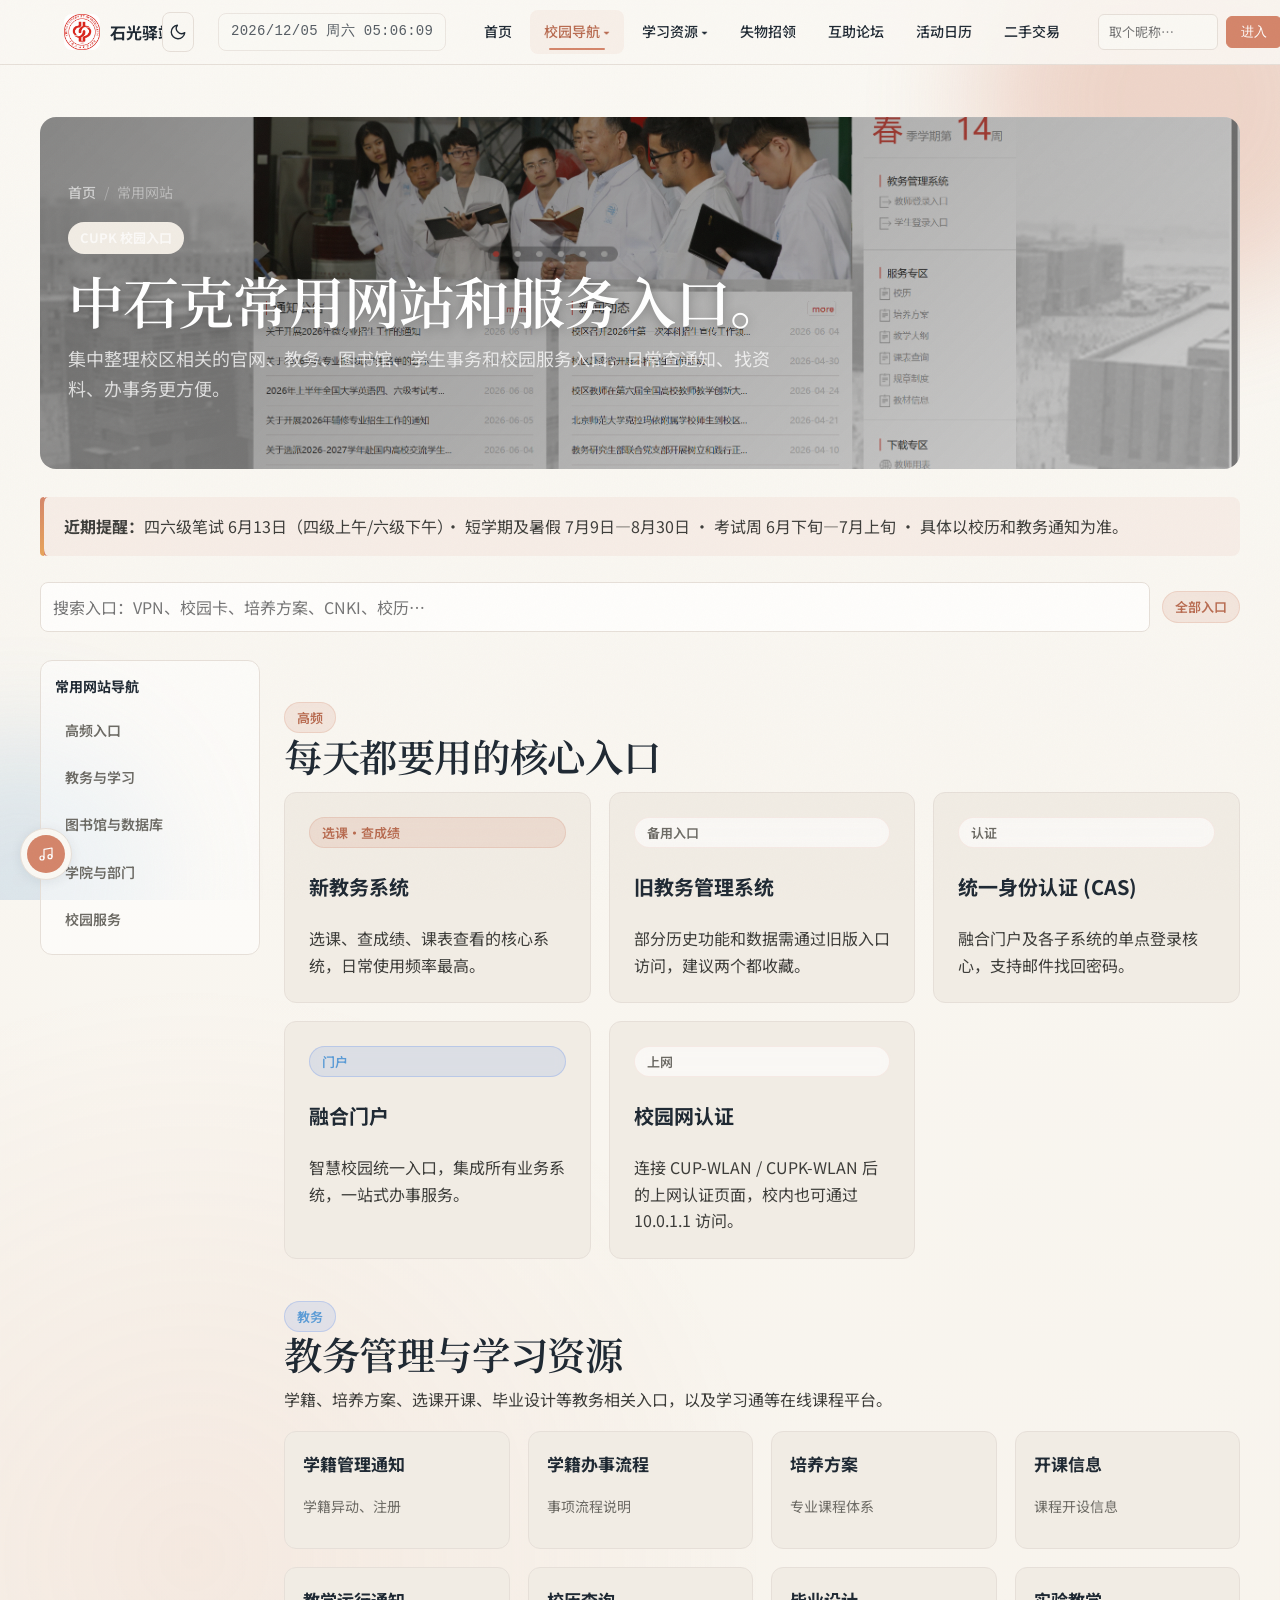
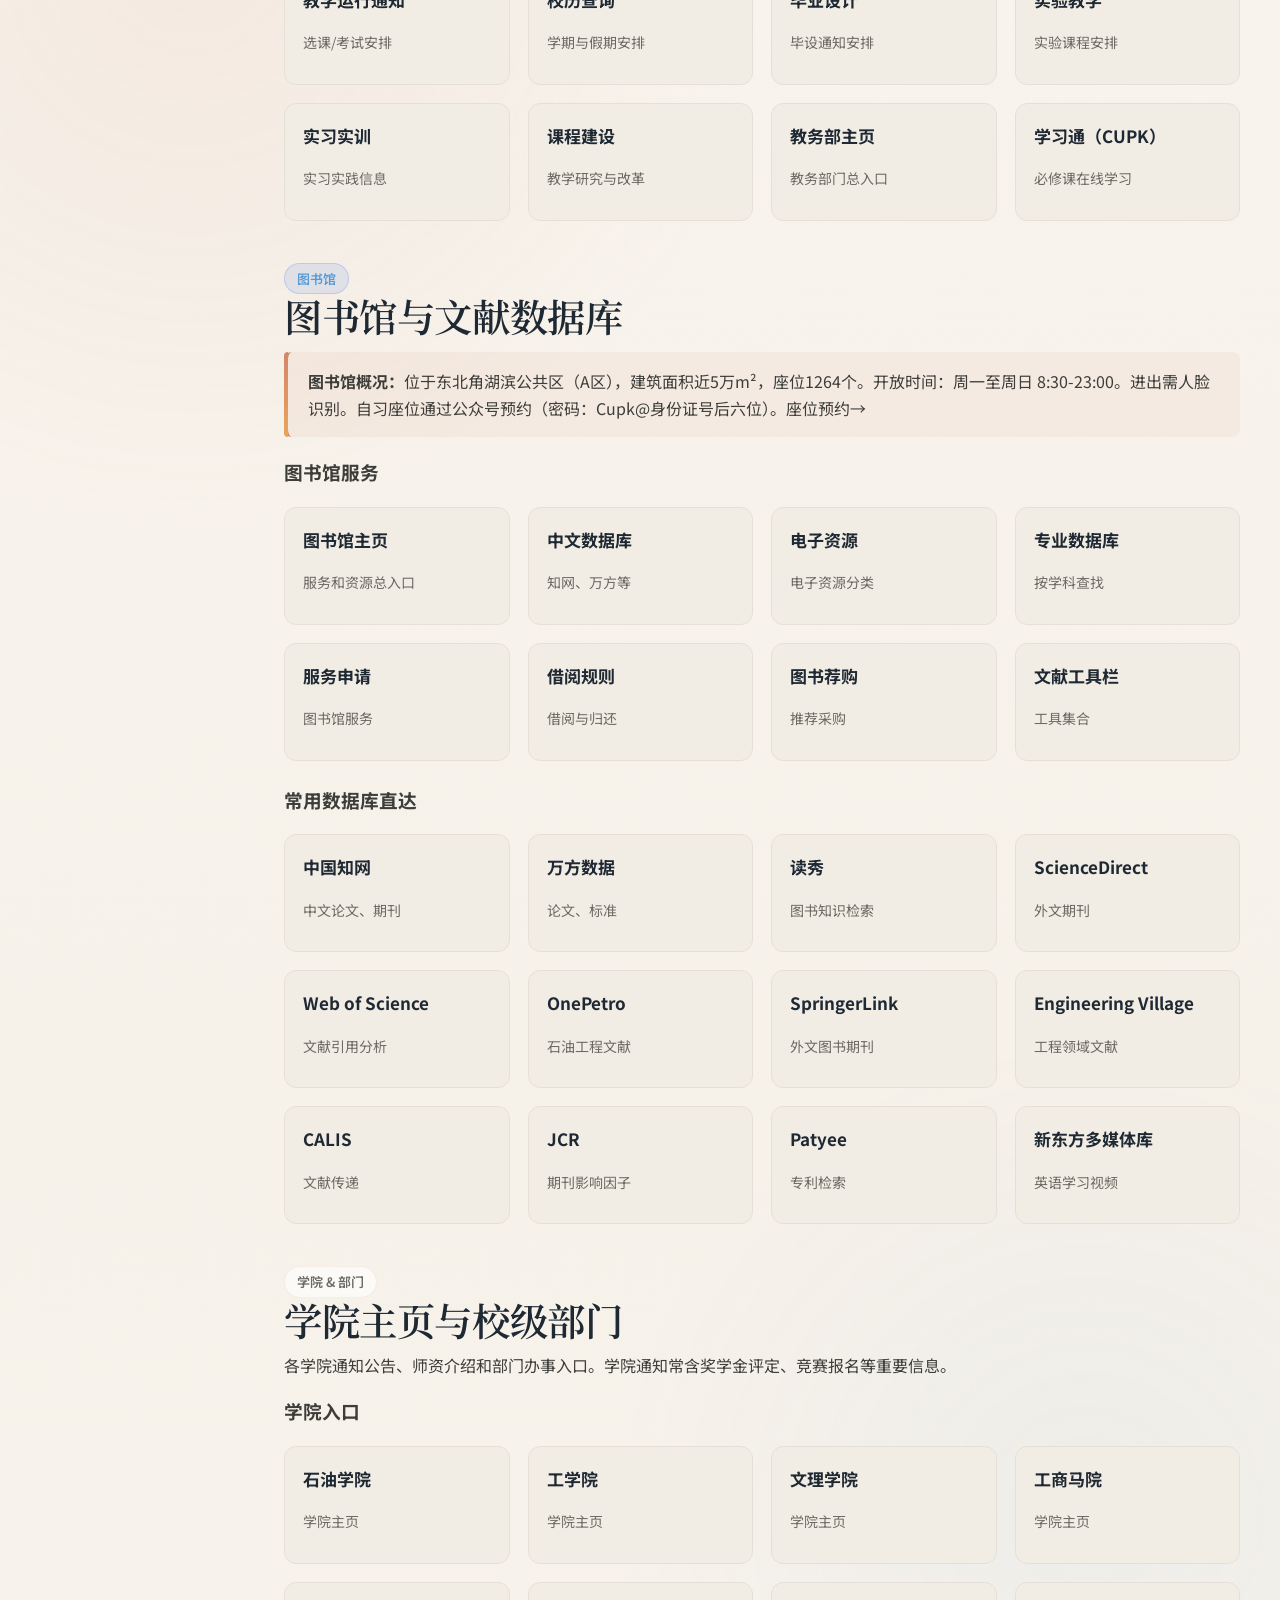
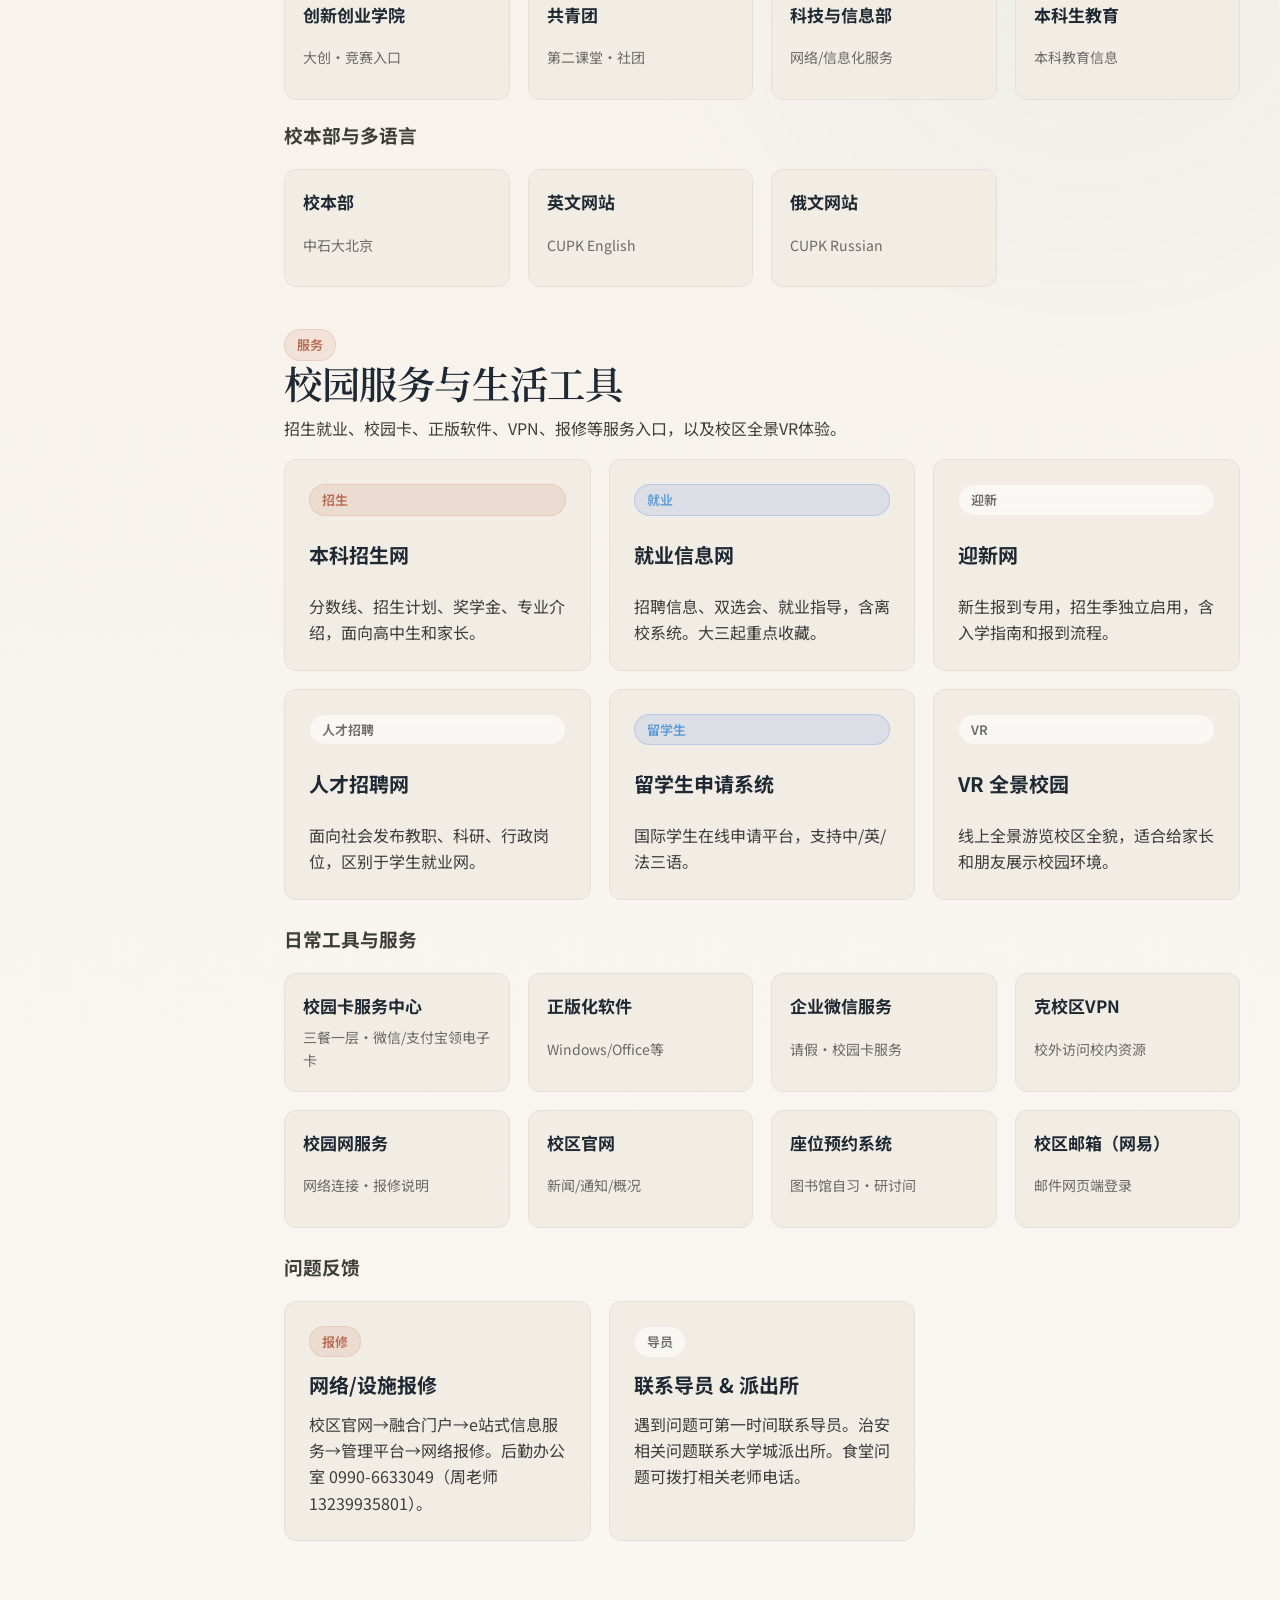
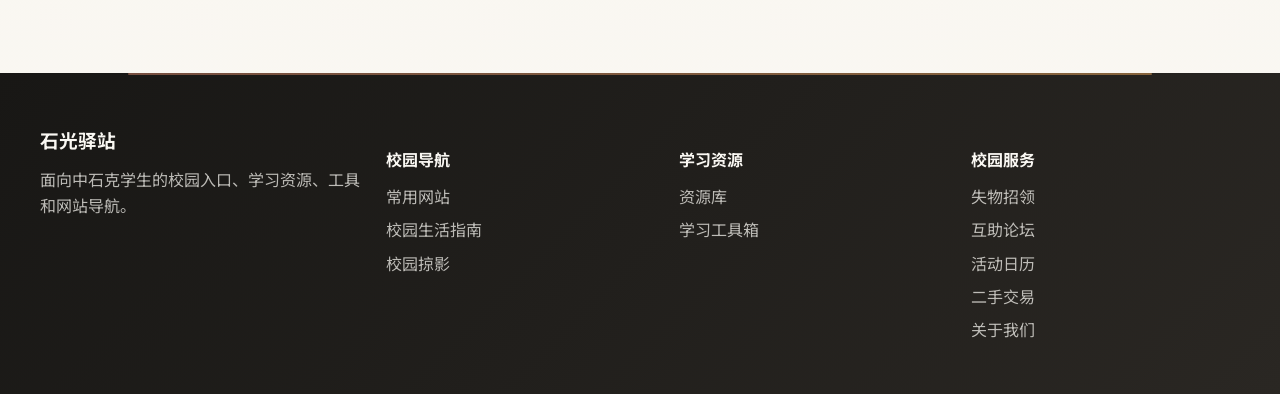
<file: cupk.html>
﻿<!doctype html>
<html lang="zh-CN">
  <head>
    <meta charset="UTF-8" />
    <meta name="viewport" content="width=device-width, initial-scale=1.0" />
    <meta name="theme-color" content="#faf8f3" media="(prefers-color-scheme: light)" />
    <meta name="theme-color" content="#1c1b18" media="(prefers-color-scheme: dark)" />
    <!-- 字体预连接 -->
    <link rel="preconnect" href="https://fonts.googleapis.com" />
    <link rel="preconnect" href="https://fonts.gstatic.com" crossorigin />
    <link
      rel="stylesheet"
      href="https://fonts.googleapis.com/css2?family=Noto+Serif+SC:wght@400;500;600;700&family=Noto+Sans+SC:wght@300;400;500;700&display=swap"
    />
    <!-- 页面 SEO 描述 -->
    <meta
      name="description"
      content="中石克（CUPK）常用网站和服务入口一站式导航——校区官网、教务系统、图书馆、学院专题、校园服务。"
    />
    <title>常用网站 - 石光驿站</title>
    <link rel="icon" type="image/png" sizes="32x32" href="images/favicon-32.png" /><link rel="icon" type="image/png" sizes="64x64" href="images/favicon-64.png" />
    <!-- 全局样式 + 页面通用样式 -->
    <link rel="stylesheet" href="css/common.css" />
    <link rel="preload" as="image" href="images/hero-cupk.jpg" />
    <link rel="stylesheet" href="css/pages.css" />
  </head>
  <body>
    <!-- ===== 动态导航栏 ===== -->
    <div id="siteHeader"></div>

    <!-- ===== 页面主体 ===== -->
    <main id="main" class="section tight">
      <div class="container">
        <!-- 页面 Hero -->
        <div
          class="page-hero"
          style="
            background-image:
              linear-gradient(
                135deg,
                rgba(24, 23, 21, 0.5),
                rgba(24, 23, 21, 0.2)
              ),
              url(images/hero-cupk.jpg);
          "
        >
          <nav class="breadcrumb" aria-label="面包屑导航">
            <a href="index.html">首页</a><span class="breadcrumb-sep">/</span
            ><span>常用网站</span>
          </nav>
          <span class="eyebrow">CUPK 校园入口</span>
          <h1 class="page-title">中石克常用网站和服务入口。</h1>
          <p class="lead">
            集中整理校区相关的官网、教务、图书馆、学生事务和校园服务入口，日常查通知、找资料、办事务更方便。
          </p>
        </div>

        <!-- 近期提醒横幅：四六级、暑假、考试周时间 -->
        <div class="notice" style="margin-bottom: 24px">
          <strong>近期提醒：</strong>四六级笔试 6月13日（四级上午/六级下午）·
          短学期及暑假 7月9日—8月30日 · 考试周 6月下旬—7月上旬 · 具体以<a
            href="https://www.cupk.edu.cn/jwb/jxyx/xl/"
            target="_blank"
            rel="noopener noreferrer"
            >校历</a
          >和教务通知为准。
        </div>

        <!-- 搜索框：实时过滤所有入口卡片 -->
        <div class="cupk-search-panel">
          <input
            id="cupkSearch"
            type="search"
            placeholder="搜索入口：VPN、校园卡、培养方案、CNKI、校历…"
            aria-label="搜索CUPK入口"
          />
          <span id="cupkSearchSummary" class="tag coral">全部入口</span>
        </div>

        <!-- 双栏布局：左侧目录锚点 + 右侧卡片列表 -->
        <div class="cupk-layout">
          <!-- 左侧锚点目录 -->
          <aside class="cupk-sidebar" aria-label="页面目录">
            <strong>常用网站导航</strong>
            <a href="#cupk-core">高频入口</a>
            <a href="#cupk-study">教务与学习</a>
            <a href="#cupk-library">图书馆与数据库</a>
            <a href="#cupk-college">学院与部门</a>
            <a href="#cupk-service">校园服务</a>
          </aside>

          <div class="cupk-content">
            <!-- ====== 1. 高频入口 ====== -->
            <section class="cupk-section" id="cupk-core">
              <div class="section-heading-row">
                <div>
                  <span class="tag coral">高频</span>
                  <h2 class="section-title">每天都要用的核心入口</h2>
                </div>
              </div>
              <!-- 高频入口：教务、认证、邮箱、校园网等核心服务 -->
              <div class="grid cols-3 cupk-grid">
                <!-- 新教务系统：选课、查成绩 -->
                <a
                  class="card resource-card cupk-card"
                  href="https://eams.cupk.edu.cn/student/home"
                  target="_blank"
                  rel="noopener noreferrer"
                >
                  <span class="tag coral">选课·查成绩</span>
                  <h3>新教务系统</h3>
                  <p>选课、查成绩、课表查看的核心系统，日常使用频率最高。</p>
                </a>
                <!-- 旧教务管理系统：备用入口 -->
                <a
                  class="card resource-card cupk-card"
                  href="http://jw.cupk.edu.cn/jsxsd/"
                  target="_blank"
                  rel="noopener noreferrer"
                >
                  <span class="tag">备用入口</span>
                  <h3>旧教务管理系统</h3>
                  <p>部分历史功能和数据需通过旧版入口访问，建议两个都收藏。</p>
                </a>
                <!-- 统一身份认证 CAS -->
                <a
                  class="card resource-card cupk-card"
                  href="https://cas.cupk.edu.cn/"
                  target="_blank"
                  rel="noopener noreferrer"
                >
                  <span class="tag">认证</span>
                  <h3>统一身份认证 (CAS)</h3>
                  <p>融合门户及各子系统的单点登录核心，支持邮件找回密码。</p>
                </a>
                <!-- 融合门户：智慧校园总入口 -->
                <a
                  class="card resource-card cupk-card"
                  href="https://portal.cupk.edu.cn/"
                  target="_blank"
                  rel="noopener noreferrer"
                >
                  <span class="tag blue">门户</span>
                  <h3>融合门户</h3>
                  <p>智慧校园统一入口，集成所有业务系统，一站式办事服务。</p>
                </a>

                <!-- 校园网认证页面 -->
                <a
                  class="card resource-card cupk-card"
                  href="https://xyw.cupk.edu.cn/"
                  target="_blank"
                  rel="noopener noreferrer"
                >
                  <span class="tag">上网</span>
                  <h3>校园网认证</h3>
                  <p>
                    连接 CUP-WLAN / CUPK-WLAN 后的上网认证页面，校内也可通过
                    10.0.1.1 访问。
                  </p>
                </a>
              </div>
            </section>

            <!-- ====== 2. 教务与学习 ====== -->
            <!-- 学籍管理、培养方案、选课开课、毕业设计等教务入口 + 学习通平台 -->
            <section class="cupk-section" id="cupk-study">
              <div class="section-heading-row">
                <div>
                  <span class="tag blue">教务</span>
                  <h2 class="section-title">教务管理与学习资源</h2>
                </div>
              </div>
              <!-- 教务相关说明 -->
              <p class="cupk-section-lead">
                学籍、培养方案、选课开课、毕业设计等教务相关入口，以及学习通等在线课程平台。
              </p>
              <!-- 教务与学习入口 12 项 -->
              <div class="grid cols-4 cupk-mini-grid">
                <a
                  class="card cupk-mini-card"
                  href="https://www.cupk.edu.cn/jwb/xjgl/tzgg/"
                  target="_blank"
                  rel="noopener noreferrer"
                  ><strong>学籍管理通知</strong><span>学籍异动、注册</span></a
                >
                <a
                  class="card cupk-mini-card"
                  href="https://www.cupk.edu.cn/jwb/xjgl/bslc/"
                  target="_blank"
                  rel="noopener noreferrer"
                  ><strong>学籍办事流程</strong><span>事项流程说明</span></a
                >
                <a
                  class="card cupk-mini-card"
                  href="https://www.cupk.edu.cn/jwb/zlgl/pyfa/"
                  target="_blank"
                  rel="noopener noreferrer"
                  ><strong>培养方案</strong><span>专业课程体系</span></a
                >
                <a
                  class="card cupk-mini-card"
                  href="https://www.cupk.edu.cn/jwb/jxyx/kkxx/"
                  target="_blank"
                  rel="noopener noreferrer"
                  ><strong>开课信息</strong><span>课程开设信息</span></a
                >
                <a
                  class="card cupk-mini-card"
                  href="https://www.cupk.edu.cn/jwb/jxyx/tzgg/"
                  target="_blank"
                  rel="noopener noreferrer"
                  ><strong>教学运行通知</strong><span>选课/考试安排</span></a
                >
                <a
                  class="card cupk-mini-card"
                  href="https://www.cupk.edu.cn/jwb/jxyx/xl/"
                  target="_blank"
                  rel="noopener noreferrer"
                  ><strong>校历查询</strong><span>学期与假期安排</span></a
                >
                <a
                  class="card cupk-mini-card"
                  href="https://www.cupk.edu.cn/jwb/sjjx/bysj/"
                  target="_blank"
                  rel="noopener noreferrer"
                  ><strong>毕业设计</strong><span>毕设通知安排</span></a
                >
                <a
                  class="card cupk-mini-card"
                  href="https://www.cupk.edu.cn/jwb/sjjx/syjx/"
                  target="_blank"
                  rel="noopener noreferrer"
                  ><strong>实验教学</strong><span>实验课程安排</span></a
                >
                <a
                  class="card cupk-mini-card"
                  href="https://www.cupk.edu.cn/jwb/sjjx/sxsx/"
                  target="_blank"
                  rel="noopener noreferrer"
                  ><strong>实习实训</strong><span>实习实践信息</span></a
                >
                <a
                  class="card cupk-mini-card"
                  href="https://www.cupk.edu.cn/jwb/jxyj/kcjs/"
                  target="_blank"
                  rel="noopener noreferrer"
                  ><strong>课程建设</strong><span>教学研究与改革</span></a
                >
                <a
                  class="card cupk-mini-card"
                  href="https://www.cupk.edu.cn/jwb/"
                  target="_blank"
                  rel="noopener noreferrer"
                  ><strong>教务部主页</strong><span>教务部门总入口</span></a
                >
                <a
                  class="card cupk-mini-card"
                  href="https://cup.fy.chaoxing.com/portal"
                  target="_blank"
                  rel="noopener noreferrer"
                  ><strong>学习通（CUPK）</strong><span>必修课在线学习</span></a
                >
              </div>
            </section>

            <!-- ====== 3. 图书馆与数据库 ====== -->
            <!-- 图书馆概况、服务入口、常用学术数据库（知网、万方、Web of Science 等） -->
            <section class="cupk-section" id="cupk-library">
              <div class="section-heading-row">
                <div>
                  <span class="tag blue">图书馆</span>
                  <h2 class="section-title">图书馆与文献数据库</h2>
                </div>
              </div>
              <!-- 图书馆基本信息：开放时间、座位预约方式 -->
              <div class="notice" style="margin-bottom: 20px">
                <strong>图书馆概况：</strong
                >位于东北角湖滨公共区（A区），建筑面积近5万m²，座位1264个。开放时间：周一至周日
                8:30-23:00。进出需人脸识别。自习座位通过公众号预约（密码：Cupk@身份证号后六位）。<a
                  href="https://res.cupk.edu.cn/#/ic/home"
                  target="_blank"
                  rel="noopener noreferrer"
                  >座位预约→</a
                >
              </div>

              <!-- 图书馆服务入口 8 项 -->
              <h3>图书馆服务</h3>
              <div class="grid cols-4 cupk-mini-grid">
                <a
                  class="card cupk-mini-card"
                  href="https://www.cupk.edu.cn/library/"
                  target="_blank"
                  rel="noopener noreferrer"
                  ><strong>图书馆主页</strong><span>服务和资源总入口</span></a
                >
                <a
                  class="card cupk-mini-card"
                  href="https://www.cupk.edu.cn/library/zwsjk/"
                  target="_blank"
                  rel="noopener noreferrer"
                  ><strong>中文数据库</strong><span>知网、万方等</span></a
                >
                <a
                  class="card cupk-mini-card"
                  href="https://www.cupk.edu.cn/library/zyxsjk/dzzy/"
                  target="_blank"
                  rel="noopener noreferrer"
                  ><strong>电子资源</strong><span>电子资源分类</span></a
                >
                <a
                  class="card cupk-mini-card"
                  href="https://www.cupk.edu.cn/library/zlxsjk/"
                  target="_blank"
                  rel="noopener noreferrer"
                  ><strong>专业数据库</strong><span>按学科查找</span></a
                >
                <a
                  class="card cupk-mini-card"
                  href="https://www.cupk.edu.cn/library/fwsq/"
                  target="_blank"
                  rel="noopener noreferrer"
                  ><strong>服务申请</strong><span>图书馆服务</span></a
                >
                <a
                  class="card cupk-mini-card"
                  href="https://www.cupk.edu.cn/library/jygz/"
                  target="_blank"
                  rel="noopener noreferrer"
                  ><strong>借阅规则</strong><span>借阅与归还</span></a
                >
                <a
                  class="card cupk-mini-card"
                  href="https://www.cupk.edu.cn/library/tsjz/"
                  target="_blank"
                  rel="noopener noreferrer"
                  ><strong>图书荐购</strong><span>推荐采购</span></a
                >
                <a
                  class="card cupk-mini-card"
                  href="https://www.cupk.edu.cn/library/wxgjl/"
                  target="_blank"
                  rel="noopener noreferrer"
                  ><strong>文献工具栏</strong><span>工具集合</span></a
                >
              </div>

              <!-- 常用学术数据库直达 12 项 -->
              <h3 style="margin-top: 24px">常用数据库直达</h3>
              <div class="grid cols-4 cupk-mini-grid">
                <a
                  class="card cupk-mini-card"
                  href="https://www.cnki.net/"
                  target="_blank"
                  rel="noopener noreferrer"
                  ><strong>中国知网</strong><span>中文论文、期刊</span></a
                >
                <a
                  class="card cupk-mini-card"
                  href="http://g.wanfangdata.com.cn/"
                  target="_blank"
                  rel="noopener noreferrer"
                  ><strong>万方数据</strong><span>论文、标准</span></a
                >
                <a
                  class="card cupk-mini-card"
                  href="https://www.duxiu.com/"
                  target="_blank"
                  rel="noopener noreferrer"
                  ><strong>读秀</strong><span>图书知识检索</span></a
                >
                <a
                  class="card cupk-mini-card"
                  href="https://www.sciencedirect.com/"
                  target="_blank"
                  rel="noopener noreferrer"
                  ><strong>ScienceDirect</strong><span>外文期刊</span></a
                >
                <a
                  class="card cupk-mini-card"
                  href="https://www.webofscience.com/"
                  target="_blank"
                  rel="noopener noreferrer"
                  ><strong>Web of Science</strong><span>文献引用分析</span></a
                >
                <a
                  class="card cupk-mini-card"
                  href="https://onepetro.org/"
                  target="_blank"
                  rel="noopener noreferrer"
                  ><strong>OnePetro</strong><span>石油工程文献</span></a
                >
                <a
                  class="card cupk-mini-card"
                  href="https://link.springer.com/"
                  target="_blank"
                  rel="noopener noreferrer"
                  ><strong>SpringerLink</strong><span>外文图书期刊</span></a
                >
                <a
                  class="card cupk-mini-card"
                  href="https://www.engineeringvillage.com/"
                  target="_blank"
                  rel="noopener noreferrer"
                  ><strong>Engineering Village</strong
                  ><span>工程领域文献</span></a
                >
                <a
                  class="card cupk-mini-card"
                  href="http://calis.isayb.com/"
                  target="_blank"
                  rel="noopener noreferrer"
                  ><strong>CALIS</strong><span>文献传递</span></a
                >
                <a
                  class="card cupk-mini-card"
                  href="https://jcr.clarivate.com"
                  target="_blank"
                  rel="noopener noreferrer"
                  ><strong>JCR</strong><span>期刊影响因子</span></a
                >
                <a
                  class="card cupk-mini-card"
                  href="https://www.patyee.com/"
                  target="_blank"
                  rel="noopener noreferrer"
                  ><strong>Patyee</strong><span>专利检索</span></a
                >
                <a
                  class="card cupk-mini-card"
                  href="https://library.koolearn.com/"
                  target="_blank"
                  rel="noopener noreferrer"
                  ><strong>新东方多媒体库</strong><span>英语学习视频</span></a
                >
              </div>
            </section>

            <!-- ====== 4. 学院与部门 ====== -->
            <!-- 石油学院、工学院、文理学院、工商马院等学院主页及校级部门 -->
            <section class="cupk-section" id="cupk-college">
              <div class="section-heading-row">
                <div>
                  <span class="tag">学院 &amp; 部门</span>
                  <h2 class="section-title">学院主页与校级部门</h2>
                </div>
              </div>
              <p class="cupk-section-lead">
                各学院通知公告、师资介绍和部门办事入口。学院通知常含奖学金评定、竞赛报名等重要信息。
              </p>
              <!-- 各学院与部门主页入口 -->
              <h3>学院入口</h3>
              <div class="grid cols-4 cupk-mini-grid">
                <a
                  class="card cupk-mini-card"
                  href="https://www.cupk.edu.cn/syxy/"
                  target="_blank"
                  rel="noopener noreferrer"
                  ><strong>石油学院</strong><span>学院主页</span></a
                >
                <a
                  class="card cupk-mini-card"
                  href="https://www.cupk.edu.cn/gxy/"
                  target="_blank"
                  rel="noopener noreferrer"
                  ><strong>工学院</strong><span>学院主页</span></a
                >
                <a
                  class="card cupk-mini-card"
                  href="https://www.cupk.edu.cn/wlxy/"
                  target="_blank"
                  rel="noopener noreferrer"
                  ><strong>文理学院</strong><span>学院主页</span></a
                >
                <a
                  class="card cupk-mini-card"
                  href="https://www.cupk.edu.cn/smxy/"
                  target="_blank"
                  rel="noopener noreferrer"
                  ><strong>工商马院</strong><span>学院主页</span></a
                >
                <a
                  class="card cupk-mini-card"
                  href="https://www.cupk.edu.cn/cxcy/"
                  target="_blank"
                  rel="noopener noreferrer"
                  ><strong>创新创业学院</strong><span>大创·竞赛入口</span></a
                >
                <a
                  class="card cupk-mini-card"
                  href="https://www.cupk.edu.cn/gqt/"
                  target="_blank"
                  rel="noopener noreferrer"
                  ><strong>共青团</strong><span>第二课堂·社团</span></a
                >
                <a
                  class="card cupk-mini-card"
                  href="https://www.cupk.edu.cn/xxglb/"
                  target="_blank"
                  rel="noopener noreferrer"
                  ><strong>科技与信息部</strong><span>网络/信息化服务</span></a
                >
                <a
                  class="card cupk-mini-card"
                  href="https://www.cupk.edu.cn/jybx/"
                  target="_blank"
                  rel="noopener noreferrer"
                  ><strong>本科生教育</strong><span>本科教育信息</span></a
                >
              </div>
              <!-- 校本部官网与多语言站点 -->
              <h3 style="margin-top: 20px">校本部与多语言</h3>
              <div class="grid cols-4 cupk-mini-grid">
                <a
                  class="card cupk-mini-card"
                  href="https://www.cup.edu.cn/"
                  target="_blank"
                  rel="noopener noreferrer"
                  ><strong>校本部</strong><span>中石大北京</span></a
                >
                <a
                  class="card cupk-mini-card"
                  href="https://www.cupk.edu.cn/English/"
                  target="_blank"
                  rel="noopener noreferrer"
                  ><strong>英文网站</strong><span>CUPK English</span></a
                >
                <a
                  class="card cupk-mini-card"
                  href="https://www.cupk.edu.cn/Russian/"
                  target="_blank"
                  rel="noopener noreferrer"
                  ><strong>俄文网站</strong><span>CUPK Russian</span></a
                >
              </div>
            </section>

            <!-- ====== 5. 校园服务 ====== -->
            <!-- 招生、就业、迎新、校园卡、VPN、正版化软件、报修等校园生活服务 -->
            <section class="cupk-section" id="cupk-service">
              <div class="section-heading-row">
                <div>
                  <span class="tag coral">服务</span>
                  <h2 class="section-title">校园服务与生活工具</h2>
                </div>
              </div>
              <p class="cupk-section-lead">
                招生就业、校园卡、正版软件、VPN、报修等服务入口，以及校区全景VR体验。
              </p>

              <!-- 校园服务：招生、就业、迎新、人才招聘、留学生、VR全景 -->
              <div class="grid cols-3 cupk-grid">
                <a
                  class="card resource-card cupk-card"
                  href="https://bkzs.cupk.edu.cn/"
                  target="_blank"
                  rel="noopener noreferrer"
                >
                  <span class="tag coral">招生</span>
                  <h3>本科招生网</h3>
                  <p>分数线、招生计划、奖学金、专业介绍，面向高中生和家长。</p>
                </a>
                <a
                  class="card resource-card cupk-card"
                  href="https://career.cupk.edu.cn/"
                  target="_blank"
                  rel="noopener noreferrer"
                >
                  <span class="tag blue">就业</span>
                  <h3>就业信息网</h3>
                  <p>
                    招聘信息、双选会、就业指导，含离校系统。大三起重点收藏。
                  </p>
                </a>
                <a
                  class="card resource-card cupk-card"
                  href="https://yx.cupk.edu.cn/"
                  target="_blank"
                  rel="noopener noreferrer"
                >
                  <span class="tag">迎新</span>
                  <h3>迎新网</h3>
                  <p>新生报到专用，招生季独立启用，含入学指南和报到流程。</p>
                </a>
                <a
                  class="card resource-card cupk-card"
                  href="https://job.cupk.edu.cn/"
                  target="_blank"
                  rel="noopener noreferrer"
                >
                  <span class="tag">人才招聘</span>
                  <h3>人才招聘网</h3>
                  <p>面向社会发布教职、科研、行政岗位，区别于学生就业网。</p>
                </a>
                <a
                  class="card resource-card cupk-card"
                  href="https://cupk.chiwest.cn/"
                  target="_blank"
                  rel="noopener noreferrer"
                >
                  <span class="tag blue">留学生</span>
                  <h3>留学生申请系统</h3>
                  <p>国际学生在线申请平台，支持中/英/法三语。</p>
                </a>
                <a
                  class="card resource-card cupk-card"
                  href="https://vr.justeasy.cn/view/09906640.html"
                  target="_blank"
                  rel="noopener noreferrer"
                >
                  <span class="tag">VR</span>
                  <h3>VR 全景校园</h3>
                  <p>线上全景游览校区全貌，适合给家长和朋友展示校园环境。</p>
                </a>
              </div>

              <!-- 日常工具与服务 8 项 -->
              <h3 style="margin-top: 24px">日常工具与服务</h3>
              <div class="grid cols-4 cupk-mini-grid">
                <a
                  class="card cupk-mini-card"
                  href="https://www.cupk.edu.cn/xxglb/wxgz/wxfw/xyk/"
                  target="_blank"
                  rel="noopener noreferrer"
                  ><strong>校园卡服务中心</strong
                  ><span>三餐一层·微信/支付宝领电子卡</span></a
                >
                <a
                  class="card cupk-mini-card"
                  href="https://www.cupk.edu.cn/xxglb/wxgz/wxfw/zbhrj/"
                  target="_blank"
                  rel="noopener noreferrer"
                  ><strong>正版化软件</strong><span>Windows/Office等</span></a
                >
                <a
                  class="card cupk-mini-card"
                  href="https://www.cupk.edu.cn/xxglb/wxgz/wxfw/qywx/"
                  target="_blank"
                  rel="noopener noreferrer"
                  ><strong>企业微信服务</strong><span>请假·校园卡服务</span></a
                >
                <a
                  class="card cupk-mini-card"
                  href="https://www.cupk.edu.cn/xxglb/wxgz/wxfw/vpn-kxq/"
                  target="_blank"
                  rel="noopener noreferrer"
                  ><strong>克校区VPN</strong><span>校外访问校内资源</span></a
                >
                <a
                  class="card cupk-mini-card"
                  href="https://www.cupk.edu.cn/xxglb/wxgz/wxfw/xyw/"
                  target="_blank"
                  rel="noopener noreferrer"
                  ><strong>校园网服务</strong><span>网络连接·报修说明</span></a
                >
                <a
                  class="card cupk-mini-card"
                  href="https://www.cupk.edu.cn/"
                  target="_blank"
                  rel="noopener noreferrer"
                  ><strong>校区官网</strong><span>新闻/通知/概况</span></a
                >
                <a
                  class="card cupk-mini-card"
                  href="https://res.cupk.edu.cn/#/ic/home"
                  target="_blank"
                  rel="noopener noreferrer"
                  ><strong>座位预约系统</strong
                  ><span>图书馆自习·研讨间</span></a
                >
                <a
                  class="card cupk-mini-card"
                  href="https://mailh.qiye.163.com/"
                  target="_blank"
                  rel="noopener noreferrer"
                  ><strong>校区邮箱（网易）</strong
                  ><span>邮件网页端登录</span></a
                >
              </div>

              <!-- 问题反馈：设施报修 + 联系导员/派出所 -->
              <h3 style="margin-top: 24px">问题反馈</h3>
              <div class="grid cols-3 cupk-grid">
                <!-- 网络/设施报修指引 -->
                <div class="card cupk-card">
                  <span class="tag coral">报修</span>
                  <h3>网络/设施报修</h3>
                  <p>
                    校区官网→融合门户→e站式信息服务→管理平台→网络报修。后勤办公室
                    0990-6633049（周老师 13239935801）。
                  </p>
                </div>
                <!-- 联系导员和大学城派出所 -->
                <div class="card cupk-card">
                  <span class="tag">导员</span>
                  <h3>联系导员 &amp; 派出所</h3>
                  <p>
                    遇到问题可第一时间联系导员。治安相关问题联系大学城派出所。食堂问题可拨打相关老师电话。
                  </p>
                </div>
              </div>
            </section>
            <!-- /section#cupk-service 校园服务 -->
          </div>
          <!-- /cupk-content -->
        </div>
        <!-- /cupk-layout -->
      </div>
      <!-- /container -->
    </main>
    <!-- /main -->

    <!-- ===== 动态页脚 ===== -->
    <div id="siteFooter"></div>
    <!-- 返回顶部按钮 -->
    <button class="back-top" aria-label="返回顶部">↑</button>

    <!-- ===== JavaScript 加载 ===== -->
    <script src="javascript/data.js" defer></script>
    <script src="javascript/storage.js" defer></script>
    <script src="javascript/common.js" defer></script>
    <!-- cupk.js：搜索过滤、类别切换等 CUPK 页面专属逻辑 -->
    <script src="javascript/cupk.js" defer></script>
    <script src="javascript/effects.js" defer></script>
    <script src="javascript/player.js" defer></script>
  </body>
  <!-- /body -->
</html>
<!-- /html -->
</file>
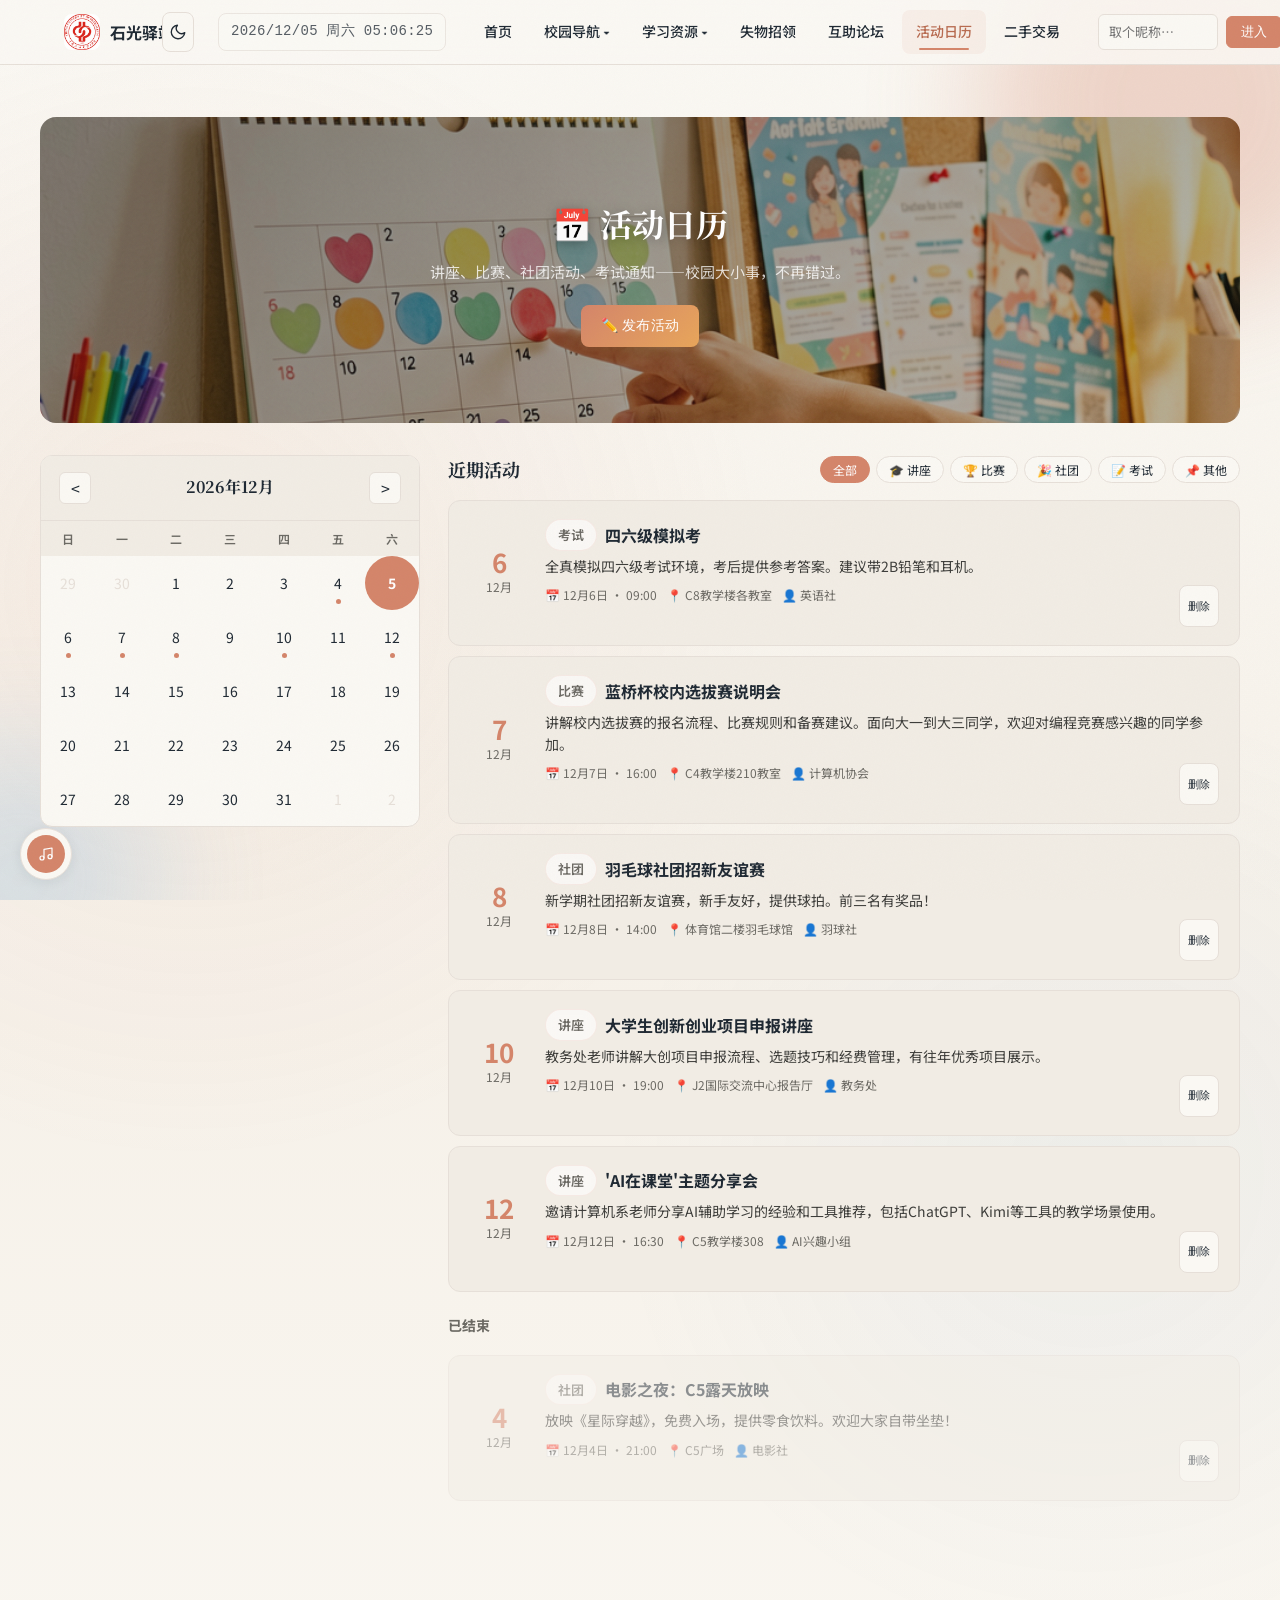
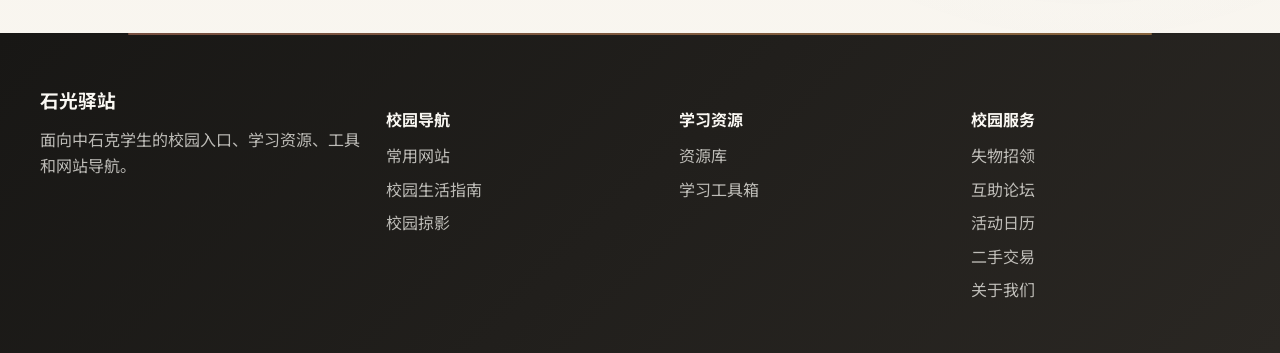
<file: events.html>
﻿<!doctype html>
<html lang="zh-CN">
  <head>
    <meta charset="UTF-8" />
    <meta name="viewport" content="width=device-width, initial-scale=1.0" />
    <meta name="theme-color" content="#faf8f3" media="(prefers-color-scheme: light)" />
    <meta name="theme-color" content="#1c1b18" media="(prefers-color-scheme: dark)" />
    <!-- 字体预连接 -->
    <link rel="preconnect" href="https://fonts.googleapis.com" />
    <link rel="preconnect" href="https://fonts.gstatic.com" crossorigin />
    <link rel="stylesheet" href="https://fonts.googleapis.com/css2?family=Noto+Serif+SC:wght@400;500;600;700&family=Noto+Sans+SC:wght@300;400;500;700&display=swap" />
    <link rel="preload" as="image" href="images/hero-events.jpg" />
    <!-- 页面 SEO 描述 -->
    <meta name="description" content="石光驿站校园活动日历——讲座、比赛、社团活动，不错过任何一个。" />
    <title>活动日历 - 石光驿站</title>
    <link rel="icon" type="image/png" sizes="32x32" href="images/favicon-32.png" /><link rel="icon" type="image/png" sizes="64x64" href="images/favicon-64.png" />
    <!-- 全局样式 + 页面通用样式 + CRUD 组件样式 -->
    <link rel="stylesheet" href="css/common.css" />
    <link rel="stylesheet" href="css/pages.css" />
    <link rel="stylesheet" href="css/crud.css" />
  </head>
  <body>
    <!-- ===== 动态导航栏（由 common.js 生成） ===== -->
    <div id="siteHeader"></div>

    <!-- ===== 页面主体 ===== -->
    <main id="main" class="section tight">
      <div class="container">
        <!-- Hero 区域 -->
        <div class="ev-hero">
          <h1>📅 活动日历</h1>
          <p>讲座、比赛、社团活动、考试通知——校园大小事，不再错过。</p>
          <button class="button primary" id="btnNewEvent">✏️ 发布活动</button>
        </div>

        <!-- 双栏布局：左侧日历 + 右侧活动列表 -->
        <div class="ev-layout">
          <!-- 左侧日历组件（由 events.js 动态渲染） -->
          <div class="ev-calendar" id="evCalendar"></div>

          <!-- 右侧活动列表 -->
          <div class="ev-list">
            <!-- 列表标题 + 分类标签筛选 -->
            <div class="ev-list-header">
              <h3 id="evListTitle">近期活动</h3>
              <div class="ev-tags" id="evTags">
                <button class="ev-tag active" data-ev-cat="all">全部</button>
                <button class="ev-tag" data-ev-cat="讲座">🎓 讲座</button>
                <button class="ev-tag" data-ev-cat="比赛">🏆 比赛</button>
                <button class="ev-tag" data-ev-cat="社团">🎉 社团</button>
                <button class="ev-tag" data-ev-cat="考试">📝 考试</button>
                <button class="ev-tag" data-ev-cat="其他">📌 其他</button>
              </div>
            </div>
            <!-- 活动卡片列表（由 events.js 动态渲染） -->
            <!-- 活动卡片列表（由 events.js 动态渲染） -->
            <div class="ev-items" id="evItems"></div>
            <!-- 列表右侧结束 -->
          </div>
          <!-- /ev-layout 双栏布局结束 -->
        </div>
        <!-- /container 结束 -->
      </div>
    </main>

    <!-- ===== 弹窗：发布 / 编辑活动 ===== -->
    <div class="ev-modal-overlay" id="evModal">
      <div class="ev-modal">
        <h3>发布活动</h3>
        <div class="form-field">
          <label for="evTitle">活动名称 *</label>
          <input type="text" id="evTitle" placeholder="如：校园十佳歌手大赛" maxlength="50" />
        </div>
        <div class="form-field">
          <label for="evCat">分类</label>
          <select id="evCat">
            <option value="讲座">讲座</option><option value="比赛">比赛</option>
            <option value="社团">社团活动</option><option value="考试">考试通知</option>
            <option value="其他">其他</option>
          </select>
        </div>
        <div class="form-field" style="display:grid;grid-template-columns:1fr 1fr;gap:10px">
          <div><label for="evDate">日期 *</label><input type="date" id="evDate" /></div>
          <div><label for="evTime">时间</label><input type="time" id="evTime" value="14:00" /></div>
        </div>
        <div class="form-field">
          <label for="evLocation">地点</label>
          <input type="text" id="evLocation" placeholder="如：C4教学楼312教室" maxlength="60" />
        </div>
        <div class="form-field">
          <label for="evDesc">描述</label>
          <textarea id="evDesc" placeholder="活动简介…" maxlength="300"></textarea>
        </div>
        <div class="form-field">
          <label for="evPwd">管理密码（删除时需要）</label>
          <input type="text" id="evPwd" placeholder="设置简易密码" maxlength="20" />
        </div>
        <div class="modal-btns">
          <button class="button secondary" id="btnEvCancel">取消</button>
          <button class="button primary" id="btnEvSubmit">发布</button>
        </div>
      </div>
    </div>

    <!-- ===== 动态页脚 ===== -->
    <div id="siteFooter"></div>
    <!-- 返回顶部按钮 -->
    <button class="back-top" type="button" aria-label="返回顶部">↑</button>

    <!-- ===== JavaScript 加载 ===== -->
    <script src="javascript/storage.js" defer></script>
    <script src="javascript/common.js" defer></script>
    <!-- events.js：日历组件生成、活动 CRUD、分类标签筛选 -->
    <script src="javascript/events.js" defer></script>
    <script src="javascript/effects.js" defer></script>
    <script src="javascript/player.js" defer></script>
  </body>
  <!-- /body -->
</html>
<!-- /html -->
</file>
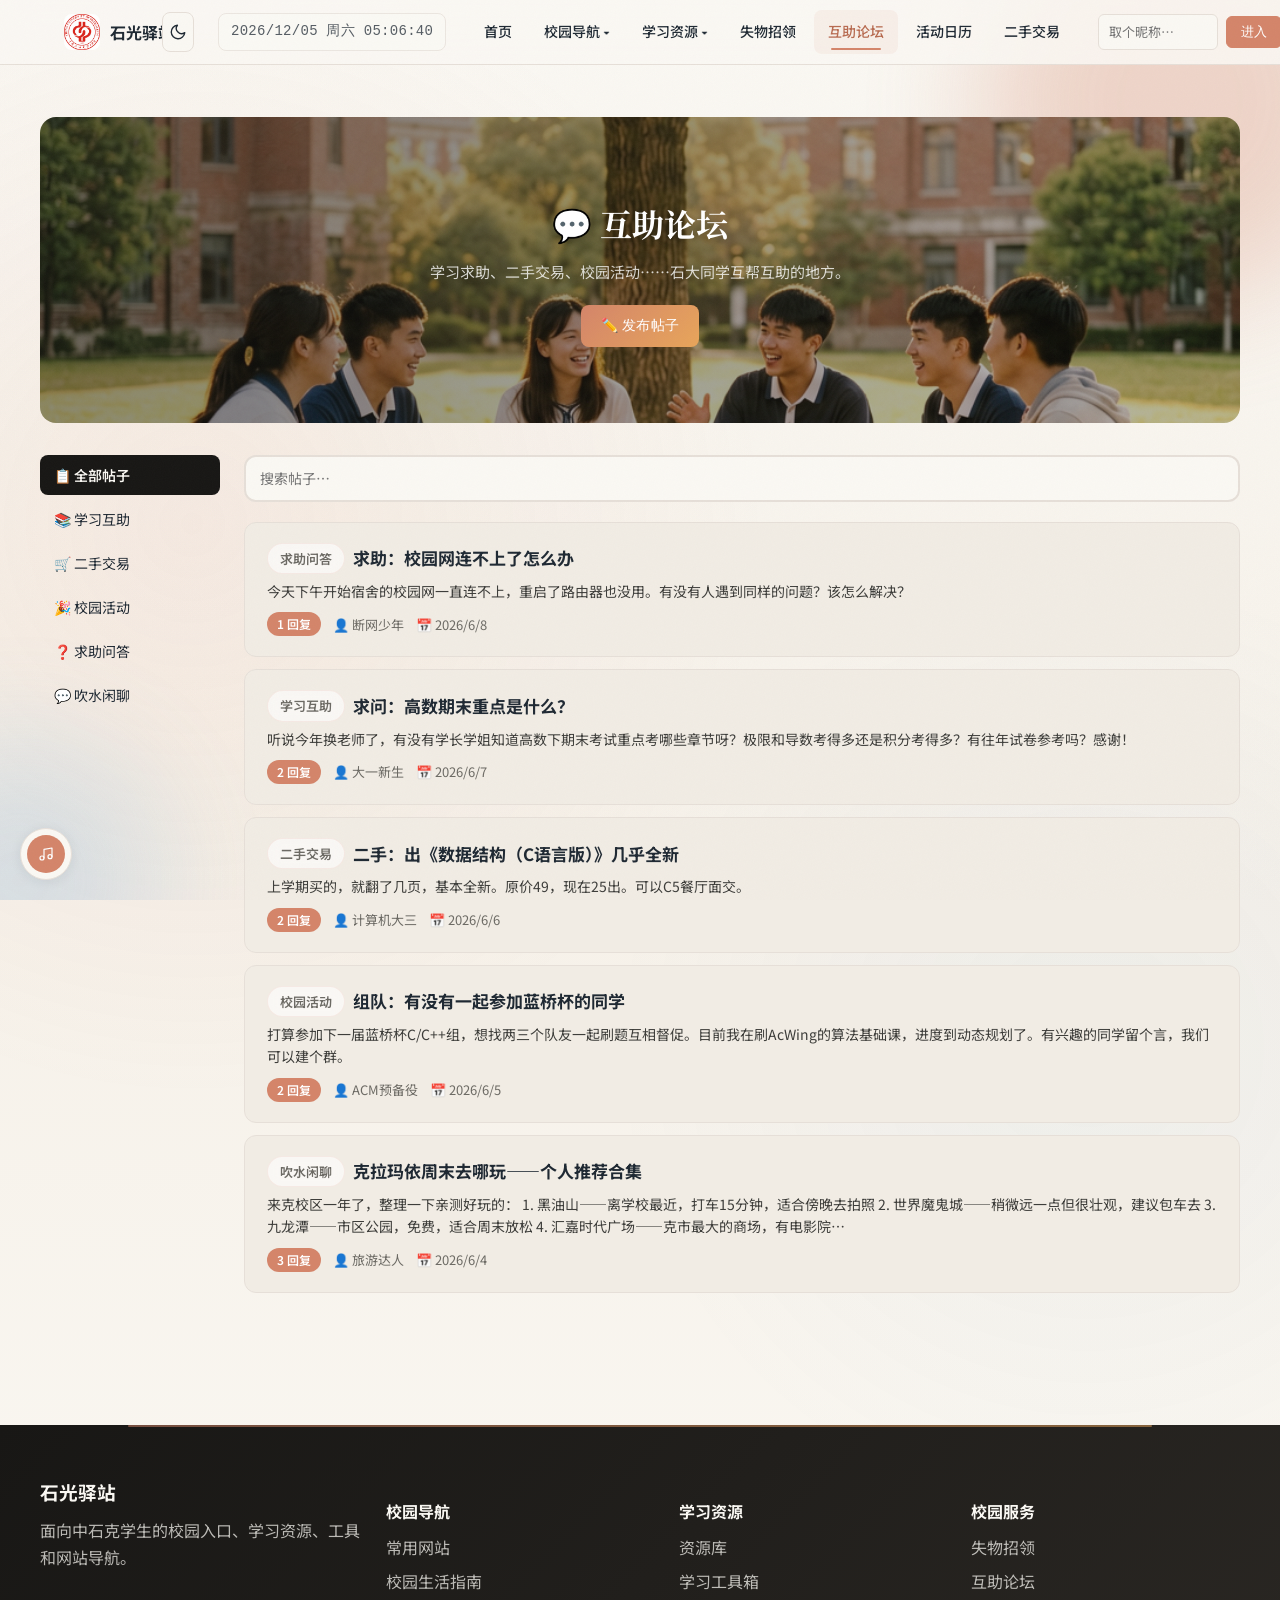
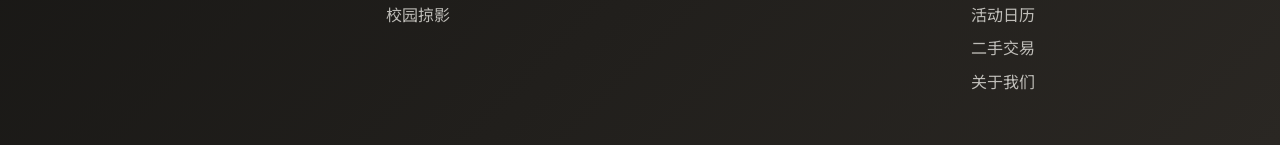
<file: forum.html>
﻿<!doctype html>
<html lang="zh-CN">
  <head>
    <meta charset="UTF-8" />
    <meta name="viewport" content="width=device-width, initial-scale=1.0" />
    <meta name="theme-color" content="#faf8f3" media="(prefers-color-scheme: light)" />
    <meta name="theme-color" content="#1c1b18" media="(prefers-color-scheme: dark)" />
    <!-- 字体预连接 -->
    <link rel="preconnect" href="https://fonts.googleapis.com" />
    <link rel="preconnect" href="https://fonts.gstatic.com" crossorigin />
    <link rel="stylesheet" href="https://fonts.googleapis.com/css2?family=Noto+Serif+SC:wght@400;500;600;700&family=Noto+Sans+SC:wght@300;400;500;700&display=swap" />
    <link rel="preload" as="image" href="images/hero-forum.jpg" />
    <!-- 页面 SEO 描述 -->
    <meta name="description" content="石光驿站校园互助论坛——中石克学生交流学习、二手交易、校园活动和求助问答的平台。" />
    <title>互助论坛 - 石光驿站</title>
    <link rel="icon" type="image/png" sizes="32x32" href="images/favicon-32.png" /><link rel="icon" type="image/png" sizes="64x64" href="images/favicon-64.png" />
    <!-- 全局样式 + 页面通用样式 + CRUD 组件样式 -->
    <link rel="stylesheet" href="css/common.css" />
    <link rel="stylesheet" href="css/pages.css" />
    <link rel="stylesheet" href="css/crud.css" />
  </head>
  <body>
    <!-- ===== 动态导航栏（由 common.js 生成） ===== -->
    <div id="siteHeader"></div>

    <!-- ===== 页面主体 ===== -->
    <main id="main" class="section tight">
      <div class="container">
        <!-- Hero 区域 -->
        <div class="forum-hero">
          <h1>💬 互助论坛</h1>
          <p>学习求助、二手交易、校园活动……石大同学互帮互助的地方。</p>
          <button class="button primary" id="btnNewPost">✏️ 发布帖子</button>
        </div>

        <!-- 双栏布局：左侧分类 + 右侧帖子列表 -->
        <!-- 论坛主体布局：左侧分类 + 右侧帖子列表 -->
        <div class="forum-layout" id="forumLayout">
          <!-- 侧边栏：按帖子分类筛选 -->
          <aside class="forum-sidebar" id="forumSidebar">
            <button class="active" data-fm-cat="all">📋 全部帖子</button>
            <button data-fm-cat="学习互助">📚 学习互助</button>
            <button data-fm-cat="二手交易">🛒 二手交易</button>
            <button data-fm-cat="校园活动">🎉 校园活动</button>
            <button data-fm-cat="求助问答">❓ 求助问答</button>
            <button data-fm-cat="吹水闲聊">💬 吹水闲聊</button>
          </aside>

          <!-- 主内容区：帖子列表 + 详情（由 forum.js 动态渲染） -->
          <div class="forum-main" id="forumMain">
            <!-- 帖子列表和详情由 JavaScript 动态生成 -->
          </div>
        </div>
      </div>
    </main>

    <!-- ===== 弹窗：发布新帖 ===== -->
    <div class="fm-modal-overlay" id="fmModal">
      <div class="fm-modal">
        <h3>发布帖子</h3>
        <div class="form-field">
          <label for="fmTitle">标题 *</label>
          <input type="text" id="fmTitle" placeholder="帖子标题" maxlength="60" />
        </div>
        <div class="form-field">
          <label for="fmCat">分类</label>
          <select id="fmCat">
            <option value="学习互助">学习互助</option><option value="二手交易">二手交易</option>
            <option value="校园活动">校园活动</option><option value="求助问答">求助问答</option>
            <option value="吹水闲聊">吹水闲聊</option>
          </select>
        </div>
        <div class="form-field">
          <label for="fmContent">内容 *</label>
          <textarea id="fmContent" placeholder="详细描述你想说的…" maxlength="2000"></textarea>
        </div>
        <div class="form-field">
          <label for="fmPwd">管理密码（删除帖子时需要）</label>
          <input type="text" id="fmPwd" placeholder="设置一个简易密码" maxlength="20" />
        </div>
        <div class="modal-btns">
          <button class="button secondary" id="btnFmCancel">取消</button>
          <button class="button primary" id="btnFmSubmit">发布</button>
        </div>
      </div>
    </div>

    <!-- ===== 弹窗：删除帖子（需输入管理密码验证） ===== -->
    <div class="fm-modal-overlay" id="fmDeleteModal">
      <div class="fm-modal">
        <h3>删除帖子</h3>
        <p style="color:var(--muted);margin:0 0 16px">请输入发布时设置的管理密码来确认删除。</p>
        <div class="form-field">
          <label for="fmDeletePwd">管理密码</label>
          <input type="text" id="fmDeletePwd" placeholder="请输入管理密码" maxlength="20" />
        </div>
        <p id="fmDeleteError" style="color:var(--coral);font-size:13px;display:none;margin:8px 0 0">密码错误，请重试。</p>
        <div class="modal-btns">
          <button class="button secondary" id="btnFmDeleteCancel">取消</button>
          <button class="button coral" id="btnFmDeleteConfirm">确认删除</button>
        </div>
      </div>
    </div>

    <!-- ===== 动态页脚 ===== -->
    <div id="siteFooter"></div>
    <!-- 返回顶部按钮 -->
    <button class="back-top" type="button" aria-label="返回顶部">↑</button>

    <!-- ===== JavaScript 加载 ===== -->
    <script src="javascript/storage.js" defer></script>
    <script src="javascript/common.js" defer></script>
    <!-- forum.js：发帖/回复/删除、分类筛选、帖子详情展示 -->
    <script src="javascript/forum.js" defer></script>
    <script src="javascript/effects.js" defer></script>
    <script src="javascript/player.js" defer></script>
  </body>
  <!-- /body -->
</html>
<!-- /html -->
</file>
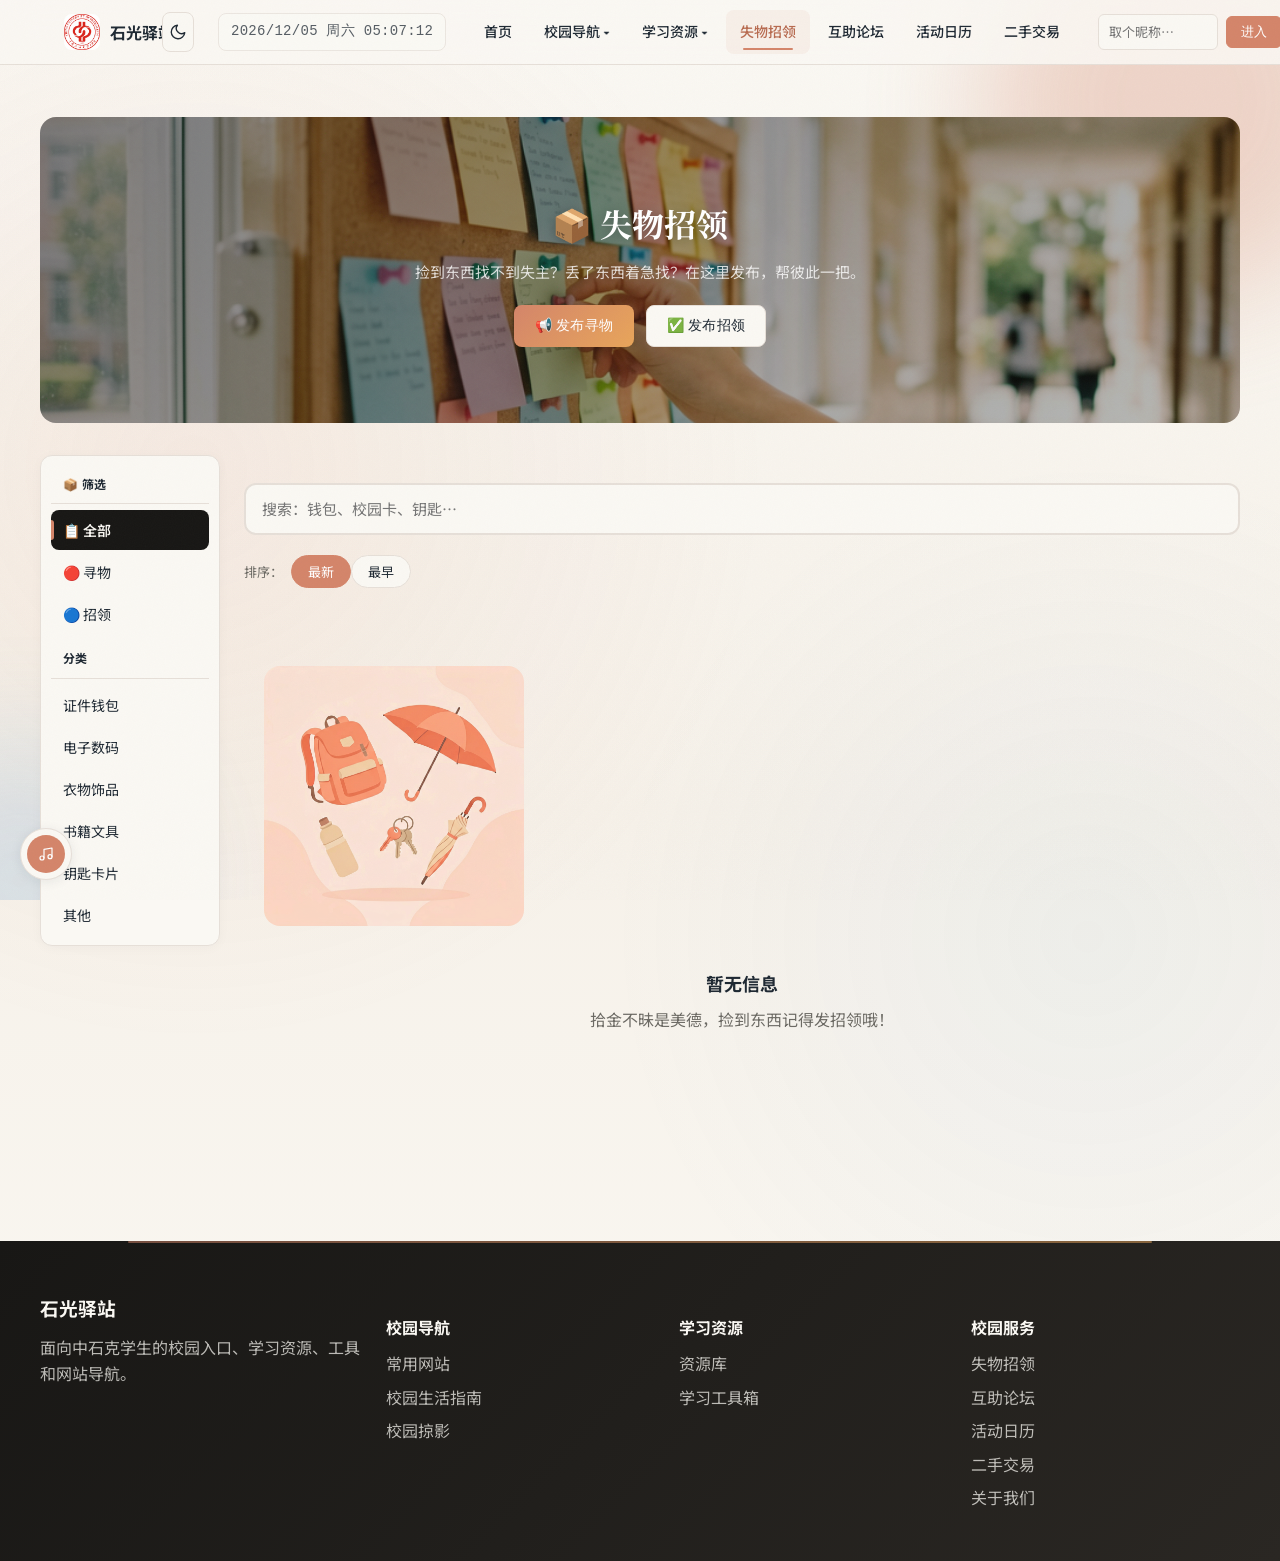
<file: lostfound.html>
﻿<!doctype html>
<html lang="zh-CN">
  <head>
    <meta charset="UTF-8" />
    <meta name="viewport" content="width=device-width, initial-scale=1.0" />
    <meta name="theme-color" content="#faf8f3" media="(prefers-color-scheme: light)" />
    <meta name="theme-color" content="#1c1b18" media="(prefers-color-scheme: dark)" />
    <!-- 字体预连接 -->
    <link rel="preconnect" href="https://fonts.googleapis.com" />
    <link rel="preconnect" href="https://fonts.gstatic.com" crossorigin />
    <link rel="stylesheet" href="https://fonts.googleapis.com/css2?family=Noto+Serif+SC:wght@400;500;600;700&family=Noto+Sans+SC:wght@300;400;500;700&display=swap" />
    <link rel="preload" as="image" href="images/hero-lostfound.jpg" />
    <!-- 页面 SEO 描述 -->
    <meta name="description" content="石光驿站失物招领——中石克校园内寻物启事和失物招领信息发布平台。" />
    <title>失物招领 - 石光驿站</title>
    <link rel="icon" type="image/png" sizes="32x32" href="images/favicon-32.png" /><link rel="icon" type="image/png" sizes="64x64" href="images/favicon-64.png" />
    <!-- 全局样式 + 页面通用样式 + CRUD 组件样式 -->
    <link rel="stylesheet" href="css/common.css" />
    <link rel="stylesheet" href="css/pages.css" />
    <link rel="stylesheet" href="css/crud.css" />
  </head>
  <body>
    <!-- ===== 动态导航栏 ===== -->
    <div id="siteHeader"></div>

    <!-- ===== 页面主体 ===== -->
    <main id="main" class="section tight">
      <div class="container">
        <!-- Hero 区域：标题 + 发布按钮 -->
        <div class="lf-hero">
          <h1>📦 失物招领</h1>
          <p>捡到东西找不到失主？丢了东西着急找？在这里发布，帮彼此一把。</p>
          <div class="lf-actions">
            <button class="button primary" id="btnNewLost">📢 发布寻物</button>
            <button class="button secondary" id="btnNewFound">✅ 发布招领</button>
          </div>
        </div>

        <!-- 双栏布局：左侧筛选 + 右侧列表 -->
        <div class="crud-layout">
          <!-- 侧边栏：按类型（全部 / 寻物 / 招领）和分类筛选 -->
          <aside class="crud-sidebar" id="lfSidebar">
            <div class="sidebar-title">📦 筛选</div>
            <button class="lf-filter active" data-lf-type="all">📋 全部</button>
            <button class="lf-filter" data-lf-type="lost">🔴 寻物</button>
            <button class="lf-filter" data-lf-type="found">🔵 招领</button>
            <div class="sidebar-title" style="margin-top:4px">分类</div>
            <button class="lf-filter" data-lf-cat="证件钱包">证件钱包</button>
            <button class="lf-filter" data-lf-cat="电子数码">电子数码</button>
            <button class="lf-filter" data-lf-cat="衣物饰品">衣物饰品</button>
            <button class="lf-filter" data-lf-cat="书籍文具">书籍文具</button>
            <button class="lf-filter" data-lf-cat="钥匙卡片">钥匙卡片</button>
            <button class="lf-filter" data-lf-cat="其他">其他</button>
          </aside>

          <!-- 右侧主内容区 -->
          <div id="lfContent">
            <!-- 关键词搜索 -->
            <div class="lf-search">
              <input id="lfSearch" type="search" placeholder="搜索：钱包、校园卡、钥匙…" />
            </div>

            <!-- 排序切换：最新 / 最早 -->
            <div class="lf-sort">
              <span style="font-size:13px;color:var(--muted);margin-right:8px">排序：</span>
              <button class="lf-filter active" data-lf-sort="newest">最新</button>
              <button class="lf-filter" data-lf-sort="oldest">最早</button>
            </div>

            <!-- 信息卡片列表（由 lostfound.js 动态渲染） -->
            <div class="lf-grid" id="lfList"></div>
          </div>
        </div>
      </div>
    </main>

    <!-- ===== 弹窗：发布寻物/招领 ===== -->
    <div class="lf-modal-overlay" id="lfModal">
      <div class="lf-modal">
        <h3 id="lfModalTitle">发布信息</h3>
        <!-- 失物类型：寻物启事 / 失物招领 -->
        <div class="form-field">
          <label for="lfType">类型</label>
          <select id="lfType"><option value="lost">寻物启事</option><option value="found">失物招领</option></select>
        </div>
        <!-- 标题输入 -->
        <div class="form-field">
          <label for="lfTitle">标题 *</label>
          <input type="text" id="lfTitle" placeholder="如：黑色钱包" maxlength="40" />
        </div>
        <!-- 物品分类选择 -->
        <div class="form-field">
          <label for="lfCat">分类</label>
          <select id="lfCat">
            <option value="证件钱包">证件钱包</option><option value="电子数码">电子数码</option>
            <option value="衣物饰品">衣物饰品</option><option value="书籍文具">书籍文具</option>
            <option value="钥匙卡片">钥匙卡片</option><option value="其他">其他</option>
          </select>
        </div>
        <!-- 详细描述 -->
        <div class="form-field">
          <label for="lfDesc">描述 *</label>
          <textarea id="lfDesc" placeholder="详细描述物品特征、丢失/发现地点…" maxlength="300"></textarea>
        </div>
        <!-- 丢失/发现地点 -->
        <div class="form-field">
          <label for="lfLocation">地点</label>
          <input type="text" id="lfLocation" placeholder="如：J2教学楼三楼" maxlength="60" />
        </div>
        <!-- 联系方式 -->
        <div class="form-field">
          <label for="lfContact">联系方式 *</label>
          <input type="text" id="lfContact" placeholder="如：微信xxx 或 手机号" maxlength="60" />
        </div>
        <!-- 管理密码 -->
        <div class="form-field">
          <label for="lfPwd">管理密码（删除或标记认领时需要）</label>
          <input type="text" id="lfPwd" placeholder="设置一个简易密码" maxlength="20" />
        </div>
        <!-- 弹窗按钮 -->
        <div class="modal-btns">
          <button class="button secondary" id="btnLfCancel">取消</button>
          <button class="button primary" id="btnLfSubmit">发布</button>
        </div>
      </div>
    </div>

    <!-- ===== 弹窗：确认认领（需输入管理密码） ===== -->
    <div class="lf-modal-overlay" id="lfClaimModal">
      <div class="lf-modal">
        <h3>确认操作</h3>
        <p style="color:var(--muted);margin:0 0 16px">请输入发布时设置的管理密码，将此条标记为"已认领/已找到"。</p>
        <div class="form-field">
          <label for="lfClaimPwd">管理密码</label>
          <input type="text" id="lfClaimPwd" placeholder="请输入管理密码" maxlength="20" />
        </div>
        <p id="lfClaimError" style="color:var(--coral);font-size:13px;display:none;margin:8px 0 0">密码错误，请重试。</p>
        <div class="modal-btns">
          <button class="button secondary" id="btnClaimCancel">取消</button>
          <button class="button coral" id="btnClaimConfirm">确认标记</button>
        </div>
      </div>
    </div>

    <!-- ===== 动态页脚 ===== -->
    <div id="siteFooter"></div>
    <!-- 返回顶部按钮 -->
    <button class="back-top" type="button" aria-label="返回顶部">↑</button>

    <!-- ===== JavaScript 加载 ===== -->
    <script src="javascript/storage.js" defer></script>
    <script src="javascript/common.js" defer></script>
    <!-- lostfound.js：发布/编辑/删除/认领操作、分类筛选、关键词搜索 -->
    <script src="javascript/lostfound.js" defer></script>
    <script src="javascript/effects.js" defer></script>
    <script src="javascript/player.js" defer></script>
  </body>
  <!-- /body -->
</html>
<!-- /html -->
</file>
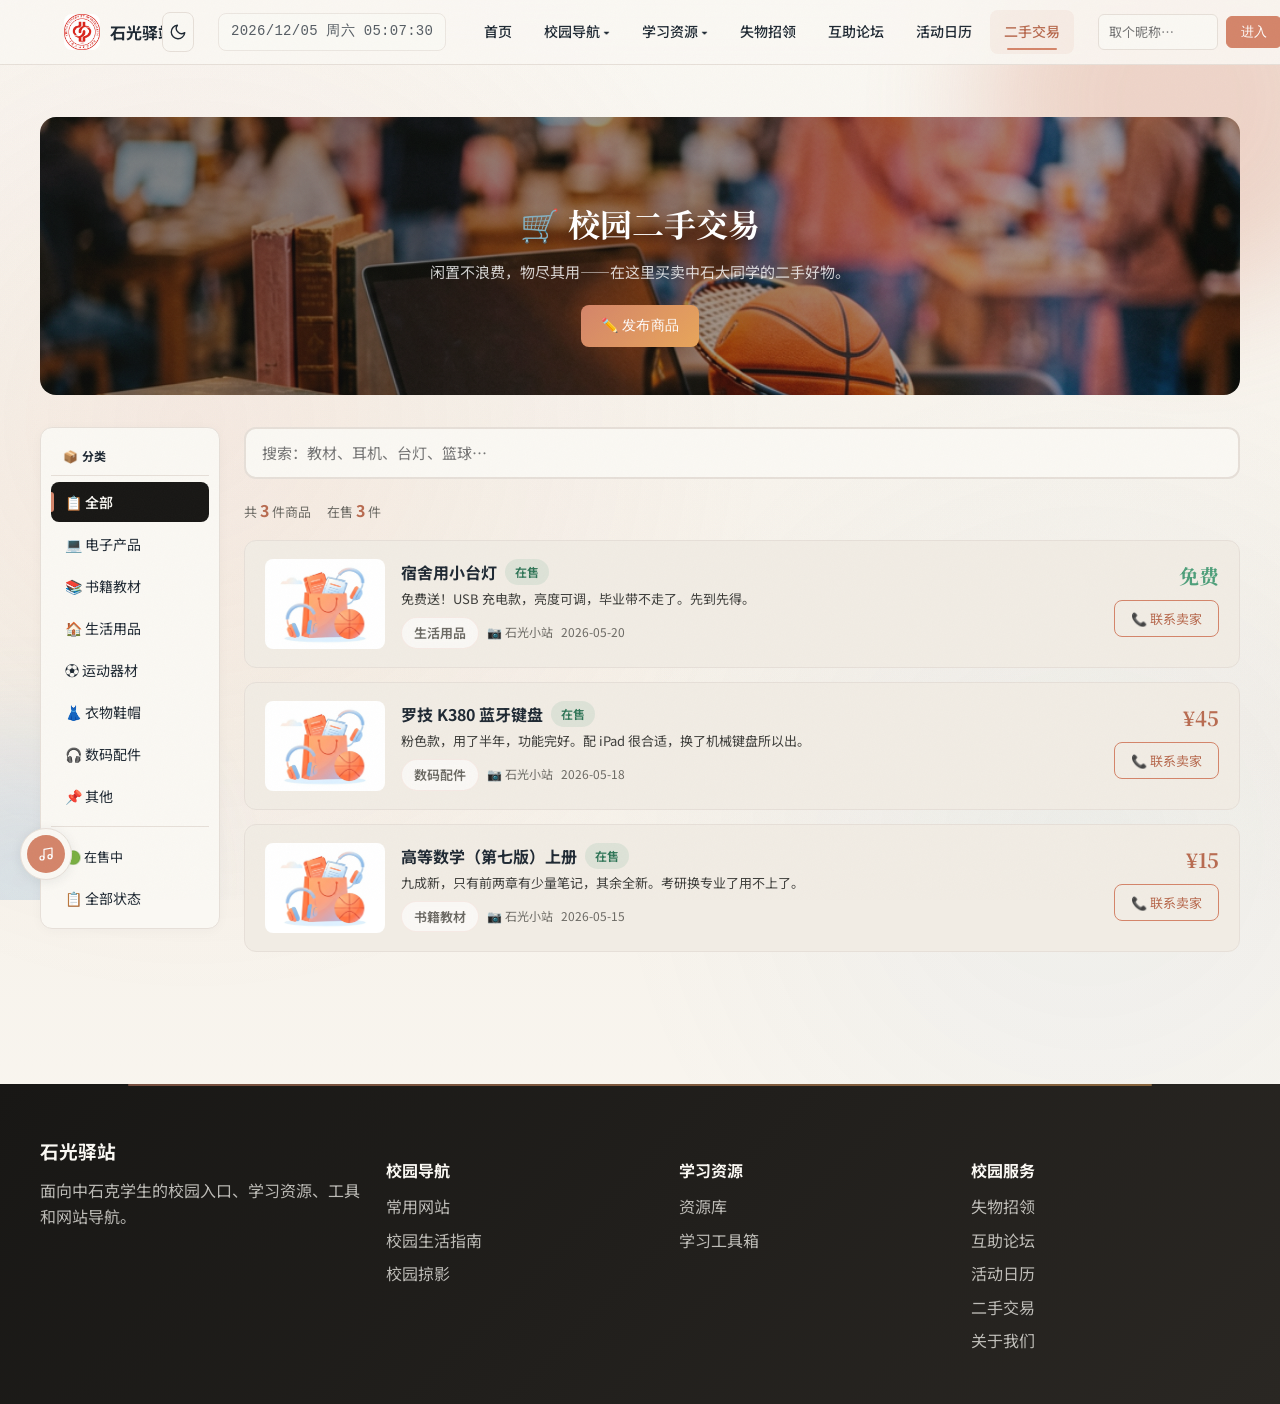
<file: secondhand.html>
﻿<!doctype html>
<html lang="zh-CN">
  <head>
    <meta charset="UTF-8" />
    <meta name="viewport" content="width=device-width, initial-scale=1.0" />
    <meta name="theme-color" content="#faf8f3" media="(prefers-color-scheme: light)" />
    <meta name="theme-color" content="#1c1b18" media="(prefers-color-scheme: dark)" />
    <!-- 字体预连接 -->
    <link rel="preconnect" href="https://fonts.googleapis.com" />
    <link rel="preconnect" href="https://fonts.gstatic.com" crossorigin />
    <link rel="stylesheet" href="https://fonts.googleapis.com/css2?family=Noto+Serif+SC:wght@400;500;600;700&family=Noto+Sans+SC:wght@300;400;500;700&display=swap" />
    <link rel="preload" as="image" href="images/hero-secondhand.jpg" />
    <!-- 页面 SEO 描述 -->
    <meta name="description" content="石光驿站校园二手交易——中石克学生闲置物品买卖平台，书籍、电子产品、生活用品、运动器材，物尽其用。" />
    <title>二手交易 - 石光驿站</title>
    <link rel="icon" type="image/png" sizes="32x32" href="images/favicon-32.png" /><link rel="icon" type="image/png" sizes="64x64" href="images/favicon-64.png" />
    <!-- 全局样式 + 页面通用样式 + CRUD 组件样式 -->
    <link rel="stylesheet" href="css/common.css" />
    <link rel="stylesheet" href="css/pages.css" />
    <link rel="stylesheet" href="css/crud.css" />
    <!-- 二手交易页面专属样式 -->
    <style>
      /* Hero 区域：背景图叠加渐变遮罩 */
      .sh-hero {
        text-align: center;
        padding: 80px 24px 48px;
        background: linear-gradient(135deg, rgba(24,23,21,0.55), rgba(24,23,21,0.3)), url(images/hero-secondhand.jpg) center/cover;
        border-radius: var(--radius-xl);
        color: #fff;
        position: relative;
        overflow: hidden;
      }
      .sh-hero h1 { color: #fff; text-shadow: 0 2px 12px rgba(0,0,0,0.3); margin: 0 0 10px; font-family: var(--font-display); font-size: 32px; }
      .sh-hero p { color: rgba(255,255,255,0.8); font-size: 15px; margin: 0 0 20px; }

      /* 搜索框 */
      .sh-search { margin-bottom: 18px; }
      .sh-search input {
        width: 100%;
        padding: 12px 16px;
        border: 2px solid var(--line);
        border-radius: var(--radius-lg);
        background: var(--canvas);
        color: var(--ink);
        font-size: 15px;
        font-family: inherit;
        outline: none;
        transition: border-color 0.3s ease;
      }
      .sh-search input:focus { border-color: var(--coral); }

      /* 统计信息栏 */
      .sh-stats { display: flex; gap: 16px; margin-bottom: 16px; flex-wrap: wrap; align-items: center; }
      .sh-stat { font-size: 13px; color: var(--muted); }
      .sh-stat strong { color: var(--coral-dark); font-size: 16px; }

      /* 商品卡片网格 */
      .sh-grid { display: grid; gap: 14px; }

      /* 商品卡片：图片 + 信息 + 操作 */
      .sh-card {
        display: grid;
        grid-template-columns: 120px 1fr auto;
        gap: 16px;
        align-items: start;
        padding: 18px 20px;
        border: 1px solid var(--line);
        border-radius: var(--radius-lg);
        background: var(--surface);
        transition: transform 0.25s ease, border-color 0.25s ease, box-shadow 0.3s ease;
      }
      .sh-card:hover {
        transform: translateY(-3px);
        border-color: rgba(212, 133, 106, 0.25);
        box-shadow: 0 10px 30px rgba(31,41,51,0.06);
      }
      .sh-card.sold { opacity: 0.5; }

      /* 商品图片：固定宽高比，圆角 */
      .sh-card-img {
        width: 120px;
        height: 90px;
        border-radius: var(--radius-md);
        object-fit: cover;
        background: var(--surface-strong);
        cursor: pointer;
        transition: transform 0.2s ease;
      }
      .sh-card-img:hover { transform: scale(1.05); }

      /* 商品信息区 */
      .sh-card-body h3 { margin: 0 0 4px; font-size: 16px; color: var(--ink); display: flex; align-items: center; gap: 8px; }
      .sh-card-body p { margin: 0 0 8px; font-size: 13px; color: var(--body); line-height: 1.5; display: -webkit-box; -webkit-line-clamp: 2; -webkit-box-orient: vertical; line-clamp: 2; overflow: hidden; }
      .sh-card-meta { display: flex; gap: 8px; flex-wrap: wrap; font-size: 12px; color: var(--muted); align-items: center; }

      /* 价格标签 */
      .sh-price {
        font-size: 20px;
        font-weight: 700;
        color: var(--coral-dark);
        font-family: var(--font-display);
        white-space: nowrap;
      }
      .sh-price.free { color: var(--success); }

      /* 状态标签 */
      .sh-status {
        display: inline-flex;
        align-items: center;
        padding: 3px 10px;
        border-radius: 999px;
        font-size: 12px;
        font-weight: 600;
      }
      .sh-status.active { background: rgba(78,159,122,0.12); color: #2f7557; }
      .sh-status.sold { background: rgba(108,106,100,0.12); color: var(--muted); }

      /* 联系卖家按钮 */
      .sh-contact-btn {
        align-self: center;
        font-size: 13px;
        padding: 8px 16px;
        border: 1px solid var(--coral);
        border-radius: var(--radius-md);
        background: transparent;
        color: var(--coral-dark);
        cursor: pointer;
        font-family: inherit;
        white-space: nowrap;
        transition: background 0.2s ease, color 0.2s ease, border-color 0.2s ease;
      }
      .sh-contact-btn:hover { background: var(--coral); color: #fff; }
      .sh-mark-sold-btn {
        font-size: 12px;
        padding: 5px 12px;
        border: 1px solid var(--line);
        border-radius: var(--radius-md);
        background: transparent;
        color: var(--muted);
        cursor: pointer;
        font-family: inherit;
        white-space: nowrap;
        transition: background 0.2s ease, color 0.2s ease, border-color 0.2s ease;
      }
      .sh-mark-sold-btn:hover { border-color: var(--success); color: var(--success); }

      /* 空状态 */
      .sh-empty { text-align: center; padding: 60px 20px; color: var(--muted); }
      .sh-empty strong { display: block; font-size: 18px; margin-bottom: 8px; color: var(--ink); }

      /* 弹窗遮罩层 */
      .sh-modal-overlay {
        display: none;
        position: fixed;
        inset: 0;
        background: rgba(24,23,21,0.5);
        z-index: 200;
        align-items: center;
        justify-content: center;
        -webkit-backdrop-filter: blur(4px);
        backdrop-filter: blur(4px);
      }
      .sh-modal-overlay.show { display: flex; }
      .sh-modal-overlay.show .sh-modal {
        animation: modalPopIn 0.4s cubic-bezier(0.34, 1.56, 0.64, 1) both;
      }
      .sh-modal {
        background: var(--canvas);
        border-radius: var(--radius-xl);
        padding: 32px;
        width: min(520px, calc(100% - 32px));
        max-height: 90vh;
        overflow-y: auto;
        box-shadow: 0 20px 60px rgba(24,23,21,0.2);
        border: 1px solid var(--line);
      }
      .sh-modal h3 { margin: 0 0 20px; font-size: 20px; color: var(--ink); font-family: var(--font-display); }
      .sh-modal .form-field { margin-bottom: 16px; }
      .sh-modal label { display: block; margin-bottom: 4px; font-size: 13px; font-weight: 600; color: var(--ink); }
      .sh-modal input, .sh-modal select, .sh-modal textarea {
        width: 100%;
        padding: 10px 12px;
        border: 1px solid var(--line);
        border-radius: var(--radius-md);
        background: var(--surface);
        color: var(--ink);
        font-size: 14px;
        font-family: inherit;
        outline: none;
        transition: border-color 0.2s;
      }
      .sh-modal input:focus, .sh-modal select:focus, .sh-modal textarea:focus { border-color: var(--coral); }
      .sh-modal textarea { resize: vertical; min-height: 70px; }
      .sh-modal .modal-btns { display: flex; gap: 10px; justify-content: flex-end; margin-top: 20px; }

      /* 暗色模式 */
      [data-theme="dark"] .sh-card { background: var(--dark-card); border-color: rgba(255,255,255,0.06); }
      [data-theme="dark"] .sh-modal { background: var(--dark-card); }
      [data-theme="dark"] .sh-modal input,
      [data-theme="dark"] .sh-modal select,
      [data-theme="dark"] .sh-modal textarea { background: var(--dark-soft); color: var(--on-dark); border-color: rgba(255,255,255,0.08); }
      [data-theme="dark"] .sh-search input { background: var(--dark-card); color: var(--on-dark); border-color: rgba(255,255,255,0.08); }
      [data-theme="dark"] .sh-contact-btn { color: var(--coral-light); border-color: rgba(232,160,128,0.3); }
      [data-theme="dark"] .sh-card-img { background: #111; }

      /* 响应式 */
      @media (max-width: 700px) {
        .sh-card { grid-template-columns: 80px 1fr; }
        .sh-card-img { width: 80px; height: 60px; }
        .sh-contact-btn { grid-column: 1 / -1; justify-self: stretch; }
      }
      @media (max-width: 480px) {
        .sh-card { grid-template-columns: 1fr; }
        .sh-card-img { width: 100%; height: 160px; }
      }
    </style>
  </head>
  <body>
    <!-- ===== 动态导航栏 ===== -->
    <div id="siteHeader"></div>

    <!-- ===== 页面主体 ===== -->
    <main id="main" class="section tight">
      <div class="container">
        <!-- Hero 区域 -->
        <div class="sh-hero">
          <h1>🛒 校园二手交易</h1>
          <p>闲置不浪费，物尽其用——在这里买卖中石大同学的二手好物。</p>
          <button class="button primary" id="btnNewItem">✏️ 发布商品</button>
        </div>

        <!-- 双栏布局：左侧分类侧边栏 + 右侧内容区 -->
        <div class="crud-layout">
          <!-- 侧边栏：按商品分类筛选 -->
          <aside class="crud-sidebar" id="shSidebar">
            <div class="sidebar-title">📦 分类</div>
            <button class="crud-sidebar-btn active" data-sh-category="all">📋 全部</button>
            <button class="crud-sidebar-btn" data-sh-category="电子产品">💻 电子产品</button>
            <button class="crud-sidebar-btn" data-sh-category="书籍教材">📚 书籍教材</button>
            <button class="crud-sidebar-btn" data-sh-category="生活用品">🏠 生活用品</button>
            <button class="crud-sidebar-btn" data-sh-category="运动器材">⚽ 运动器材</button>
            <button class="crud-sidebar-btn" data-sh-category="衣物鞋帽">👗 衣物鞋帽</button>
            <button class="crud-sidebar-btn" data-sh-category="数码配件">🎧 数码配件</button>
            <button class="crud-sidebar-btn" data-sh-category="其他">📌 其他</button>
            <hr style="border:none;border-top:1px solid var(--line);margin:8px 0" />
            <button class="crud-sidebar-btn" data-sh-status="active" style="font-size:13px">🟢 在售中</button>
            <button class="crud-sidebar-btn" data-sh-status="all">📋 全部状态</button>
          </aside>

          <!-- 右侧主内容区 -->
          <div id="shContent">
            <!-- 搜索框 -->
            <div class="sh-search">
              <input id="shSearch" type="search" placeholder="搜索：教材、耳机、台灯、篮球…" />
            </div>

            <!-- 统计信息 -->
            <div class="sh-stats" id="shStats"></div>

            <!-- 商品卡片列表（由 secondhand.js 动态渲染） -->
            <div class="sh-grid" id="shList"></div>

            <!-- 空状态 -->
            <div class="sh-empty" id="shEmpty" style="display:none">
              <strong>还没有商品</strong>
              <p>快来发布第一件闲置好物吧！🎉</p>
            </div>
          </div>
          <!-- /shContent -->
        </div>
        <!-- /crud-layout -->
      </div>
      <!-- /container -->
    </main>
    <!-- /main -->

    <!-- ===== 发布商品弹窗 ===== -->
    <div class="sh-modal-overlay" id="publishModal">
      <div class="sh-modal">
        <h3>发布闲置商品</h3>
        <!-- 商品名称 -->
        <div class="form-field">
          <label for="shTitle">商品名称 *</label>
          <input type="text" id="shTitle" placeholder="如：高等数学（第七版）上册" maxlength="40" />
        </div>
        <!-- 价格 -->
        <div class="form-field">
          <label for="shPrice">价格 *（元）</label>
          <input type="number" id="shPrice" placeholder="0 表示免费赠送" min="0" step="0.01" />
        </div>
        <!-- 商品分类 -->
        <div class="form-field">
          <label for="shCategory">商品分类</label>
          <select id="shCategory">
            <option value="电子产品">电子产品</option>
            <option value="书籍教材">书籍教材</option>
            <option value="生活用品">生活用品</option>
            <option value="运动器材">运动器材</option>
            <option value="衣物鞋帽">衣物鞋帽</option>
            <option value="数码配件">数码配件</option>
            <option value="其他">其他</option>
          </select>
        </div>
        <!-- 商品描述 -->
        <div class="form-field">
          <label for="shDesc">商品描述</label>
          <textarea id="shDesc" placeholder="描述商品的新旧程度、使用情况、交易方式…" maxlength="300"></textarea>
        </div>
        <!-- 联系方式 -->
        <div class="form-field">
          <label for="shContact">联系方式 *</label>
          <input type="text" id="shContact" placeholder="QQ号 / 微信号 / 手机号" maxlength="30" />
        </div>
        <!-- 管理密码（删除/标记售出时需要） -->
        <div class="form-field">
          <label for="shPwd">管理密码（删除或标记售出时需要）</label>
          <input type="text" id="shPwd" placeholder="设置简易密码" maxlength="20" />
        </div>
        <!-- 弹窗操作按钮 -->
        <div class="modal-btns">
          <button class="button secondary" id="btnPublishCancel">取消</button>
          <button class="button primary" id="btnPublishSubmit">发布</button>
        </div>
      </div>
    </div>

    <!-- ===== 联系信息弹窗 ===== -->
    <div class="sh-modal-overlay" id="contactModal">
      <div class="sh-modal" style="text-align:center">
        <h3>📞 联系卖家</h3>
        <div id="contactInfo" style="padding: 20px 0; font-size: 16px; line-height: 2"></div>
        <div class="modal-btns">
          <button class="button secondary" id="btnContactClose">关闭</button>
        </div>
      </div>
    </div>

    <!-- ===== 动态页脚 ===== -->
    <div id="siteFooter"></div>
    <!-- 返回顶部按钮 -->
    <button class="back-top" type="button" aria-label="返回顶部">↑</button>

    <!-- ===== JavaScript 按依赖顺序加载 ===== -->
    <script src="javascript/storage.js" defer></script>
    <script src="javascript/common.js" defer></script>
    <!-- secondhand.js：商品发布、分类筛选、搜索、标记售出、删除管理 -->
    <script src="javascript/secondhand.js" defer></script>
    <script src="javascript/effects.js" defer></script>
    <script src="javascript/player.js" defer></script>
  </body>
</html>
</file>
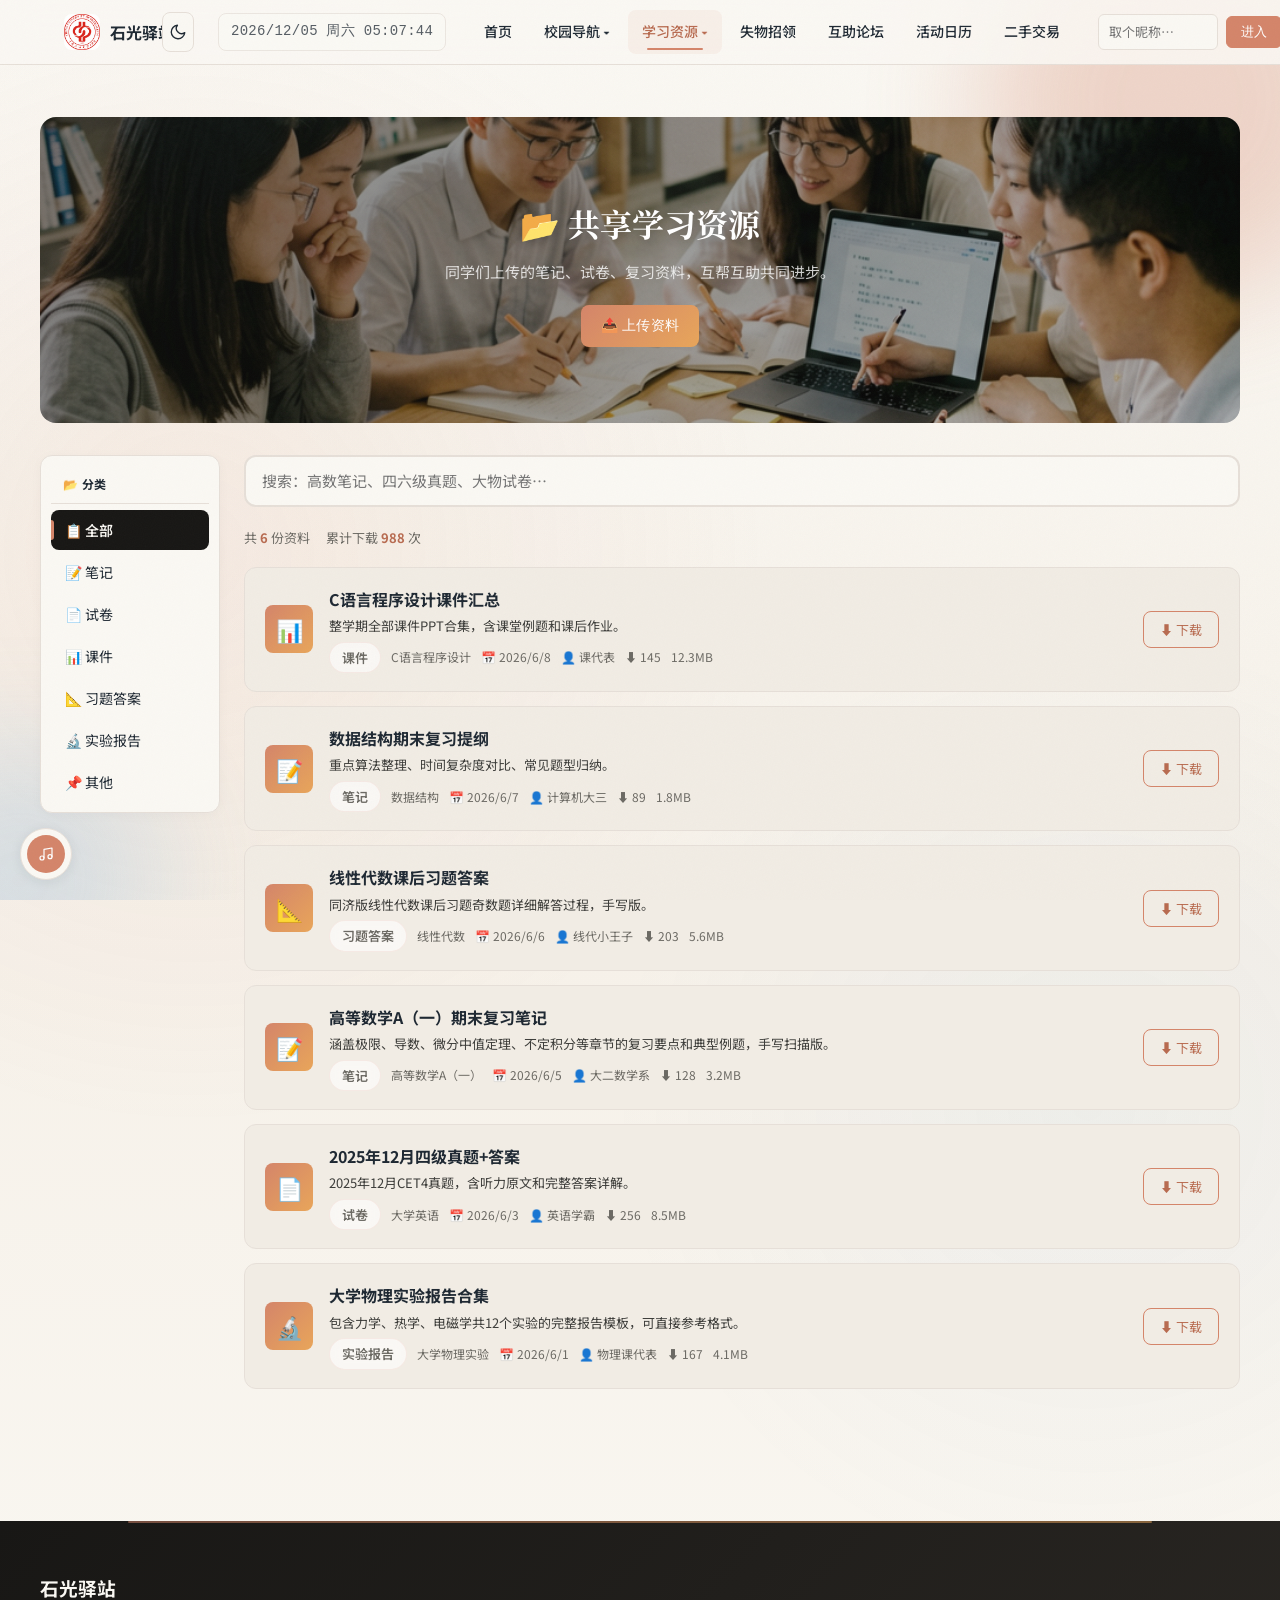
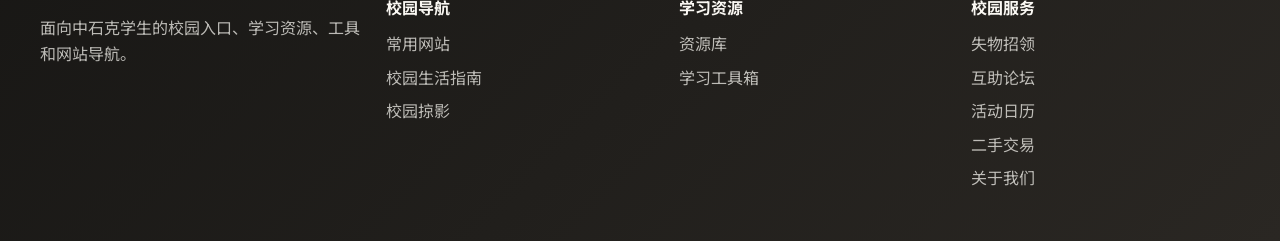
<file: share.html>
﻿<!doctype html>
<html lang="zh-CN">
  <head>
    <meta charset="UTF-8" />
    <meta name="viewport" content="width=device-width, initial-scale=1.0" />
    <meta name="theme-color" content="#faf8f3" media="(prefers-color-scheme: light)" />
    <meta name="theme-color" content="#1c1b18" media="(prefers-color-scheme: dark)" />
    <!-- 字体预连接 -->
    <link rel="preconnect" href="https://fonts.googleapis.com" />
    <link rel="preconnect" href="https://fonts.gstatic.com" crossorigin />
    <link rel="stylesheet" href="https://fonts.googleapis.com/css2?family=Noto+Serif+SC:wght@400;500;600;700&family=Noto+Sans+SC:wght@300;400;500;700&display=swap" />
    <link rel="preload" as="image" href="images/hero-share.jpg" />
    <!-- 页面 SEO 描述 -->
    <meta name="description" content="石光驿站共享学习资源——同学们上传的笔记、试卷、复习资料，互帮互助共同进步。" />
    <title>共享学习资源 - 石光驿站</title>
    <link rel="icon" type="image/png" sizes="32x32" href="images/favicon-32.png" /><link rel="icon" type="image/png" sizes="64x64" href="images/favicon-64.png" />
    <!-- 全局样式 + 页面通用样式 + CRUD 组件样式 -->
    <link rel="stylesheet" href="css/common.css" />
    <link rel="stylesheet" href="css/pages.css" />
    <link rel="stylesheet" href="css/crud.css" />
    <!-- 共享资源页面专属样式（Hero、卡片、弹窗、上传区等） -->
    <style>
      /* Hero 区域：渐变叠加背景图，居中布局，圆角底边 */
      .share-hero {
        text-align: center;
        padding: 80px 24px 48px;
        background: linear-gradient(135deg, rgba(24,23,21,0.55), rgba(24,23,21,0.3)), url(images/hero-share.jpg) center/cover;
        border-radius: var(--radius-xl);
        color: #fff;
        position: relative;
        overflow: hidden;
      }
      .share-hero h1 { color: #fff; text-shadow: 0 2px 12px rgba(0,0,0,0.3); margin: 0 0 10px; font-family: var(--font-display); font-size: 32px; }
      .share-hero p { color: rgba(255,255,255,0.8); font-size: 15px; margin: 0 0 20px; }
      .share-hero > .button { margin-bottom: 28px; }

      /* 搜索框样式 */
      .share-search { margin-bottom: 20px; }
      .share-search input {
        width: 100%;
        padding: 12px 16px;
        border: 2px solid var(--line);
        border-radius: var(--radius-lg);
        background: var(--canvas);
        color: var(--ink);
        font-size: 15px;
        font-family: inherit;
        outline: none;
        transition: border-color 0.3s ease;
      }
      .share-search input:focus { border-color: var(--coral); }

      /* 资源卡片网格布局：等宽列，间距 14px */
      .share-grid { display: grid; gap: 14px; }

      /* 资源卡片：三栏网格（图标 / 文本 / 下载按钮） */
      .share-card {
        display: grid;
        grid-template-columns: 48px 1fr auto;
        gap: 16px;
        align-items: center;
        padding: 18px 20px;
        border: 1px solid var(--line);
        border-radius: var(--radius-lg);
        background: var(--surface);
        transition: transform 0.2s, border-color 0.2s, box-shadow 0.2s;
      }
      .share-card:hover {
        transform: translateY(-2px);
        border-color: rgba(212, 133, 106, 0.3);
        box-shadow: 0 6px 20px rgba(31,41,51,0.08);
      }
      /* 卡片左侧图标占位 */
      .share-icon {
        width: 48px; height: 48px;
        display: grid; place-items: center;
        border-radius: var(--radius-md);
        background: var(--gradient-coral);
        color: #fff;
        font-size: 22px;
        font-weight: 700;
      }
      /* 卡片文字内容 */
      .share-body h3 { margin: 0 0 4px; font-size: 16px; color: var(--ink); }
      .share-body p { margin: 0 0 6px; font-size: 13px; color: var(--body); line-height: 1.5; }
      .share-meta { display: flex; gap: 10px; flex-wrap: wrap; font-size: 12px; color: var(--muted); align-items: center; }
      /* 下载 / 查看按钮 */
      .share-dl-btn {
        font-size: 13px;
        padding: 8px 16px;
        border: 1px solid var(--coral);
        border-radius: var(--radius-md);
        background: transparent;
        color: var(--coral-dark);
        cursor: pointer;
        font-family: inherit;
        white-space: nowrap;
        transition: all 0.2s ease;
      }
      .share-dl-btn:hover { background: var(--coral); color: #fff; }

      /* 空状态提示 */
      /* 空状态提示区域：居中显示，柔和字体颜色 */
      .share-empty { text-align: center; padding: 60px 20px; color: var(--muted); }
      .share-empty strong { display: block; font-size: 18px; margin-bottom: 8px; color: var(--ink); }
      /* 统计信息栏：弹性布局，间距 16px */
      .share-stats { display: flex; gap: 16px; margin-bottom: 18px; flex-wrap: wrap; }
      .share-stat { font-size: 13px; color: var(--muted); }
      .share-stat strong { color: var(--coral-dark); }

      /* 弹窗遮罩层：固定定位 + 毛玻璃背景 */
      .share-modal-overlay {
        display: none;
        position: fixed;
        inset: 0;
        background: rgba(24,23,21,0.5);
        z-index: 200;
        align-items: center;
        justify-content: center;
        -webkit-backdrop-filter: blur(4px);
        backdrop-filter: blur(4px);
      }
      .share-modal-overlay.show { display: flex; }
      /* 弹窗卡片：圆角 + 阴影 + 可滚动 */
      .share-modal {
        background: var(--canvas);
        border-radius: var(--radius-xl);
        padding: 32px;
        width: min(480px, calc(100% - 32px));
        max-height: 90vh;
        overflow-y: auto;
        box-shadow: 0 20px 60px rgba(24,23,21,0.2);
      }
      .share-modal h3 { margin: 0 0 20px; font-size: 20px; color: var(--ink); font-family: var(--font-display); }
      /* 表单字段间距 */
      .share-modal .form-field { margin-bottom: 16px; }
      /* 标签样式：块级显示，加粗 */
      .share-modal label { display: block; margin-bottom: 4px; font-size: 13px; font-weight: 600; color: var(--ink); }
      /* 弹窗输入框统一样式：边框、圆角、背景、字体 */
      .share-modal input, .share-modal select, .share-modal textarea {
        width: 100%;
        padding: 10px 12px;
        border: 1px solid var(--line);
        border-radius: var(--radius-md);
        background: var(--surface);
        color: var(--ink);
        font-size: 14px;
        font-family: inherit;
        outline: none;
        transition: border-color 0.2s;
      }
      .share-modal input:focus, .share-modal select:focus, .share-modal textarea:focus { border-color: var(--coral); }
      .share-modal textarea { resize: vertical; min-height: 70px; }
      /* 弹窗按钮组：右对齐排列，间距 10px */
      .share-modal .modal-btns { display: flex; gap: 10px; justify-content: flex-end; margin-top: 20px; }

      /* 弹窗输入框聚焦样式 */
      .share-modal input:focus { border-color: var(--coral); }

      /* 模拟文件上传拖拽区 */
      .share-upload-zone {
        padding: 20px;
        border: 2px dashed var(--line);
        border-radius: var(--radius-lg);
        text-align: center;
        cursor: pointer;
        transition: border-color 0.2s, background 0.2s;
      }
      .share-upload-zone:hover { border-color: var(--coral); background: rgba(212,133,106,0.04); }
      .share-upload-zone.has-file { border-color: var(--success); border-style: solid; }
      .share-file-info { font-size: 13px; color: var(--muted); margin-top: 6px; }

      /* 暗色模式适配 */
      [data-theme="dark"] .share-card { background: var(--dark-card); border-color: rgba(255,255,255,0.06); }
      [data-theme="dark"] .share-modal { background: var(--dark-card); }
      [data-theme="dark"] .share-modal input,
      [data-theme="dark"] .share-modal select,
      [data-theme="dark"] .share-modal textarea { background: var(--dark-soft); color: var(--on-dark); border-color: rgba(255,255,255,0.08); }
      [data-theme="dark"] .share-search input { background: var(--dark-card); color: var(--on-dark); border-color: rgba(255,255,255,0.08); }
      [data-theme="dark"] .share-dl-btn { color: var(--coral-light); border-color: rgba(232,160,128,0.3); }

      /* 移动端适配：卡片单列布局 */
      @media (max-width: 640px) {
        .share-card { grid-template-columns: 48px 1fr; }
        .share-dl-btn { grid-column: 1 / -1; justify-self: stretch; }
      }
    </style>
  </head>
  <body>
    <!-- ===== 动态导航栏 ===== -->
    <div id="siteHeader"></div>

    <!-- ===== 页面主体 ===== -->
    <main id="main" class="section tight">
      <div class="container">
        <!-- Hero 区域：标题 + 描述 + 上传按钮 -->
        <div class="share-hero">
          <h1>📂 共享学习资源</h1>
          <p>同学们上传的笔记、试卷、复习资料，互帮互助共同进步。</p>
          <button class="button primary" id="btnUpload">📤 上传资料</button>
        </div>

        <!-- 双栏布局：左侧分类侧边栏 + 右侧内容区 -->
        <div class="crud-layout">
          <!-- 侧边栏：按资料类型筛选（笔记 / 试卷 / 课件 / 习题答案 / 实验报告 / 其他） -->
          <aside class="crud-sidebar" id="shareSidebar">
            <div class="sidebar-title">📂 分类</div>
            <button class="crud-sidebar-btn active" data-share-type="all">📋 全部</button>
            <button class="crud-sidebar-btn" data-share-type="笔记">📝 笔记</button>
            <button class="crud-sidebar-btn" data-share-type="试卷">📄 试卷</button>
            <button class="crud-sidebar-btn" data-share-type="课件">📊 课件</button>
            <button class="crud-sidebar-btn" data-share-type="习题答案">📐 习题答案</button>
            <button class="crud-sidebar-btn" data-share-type="实验报告">🔬 实验报告</button>
            <button class="crud-sidebar-btn" data-share-type="其他">📌 其他</button>
          </aside>
          <!-- /shareSidebar -->

          <!-- 右侧主内容区 -->
          <div id="shareContent">
            <!-- 搜索框：实时关键词过滤 -->
            <div class="share-search">
              <input id="shareSearch" type="search" placeholder="搜索：高数笔记、四六级真题、大物试卷…" />
            </div>

            <!-- 统计信息 + 资源卡片列表 -->
            <!-- 统计信息 -->
            <div class="share-stats" id="shareStats"></div>
            <!-- 资源卡片列表（由 share.js 动态渲染） -->
            <div class="share-grid" id="shareList"></div>
          </div>
          <!-- /shareContent -->
        </div>
        <!-- /crud-layout -->
      </div>
      <!-- /container -->
    </main>
    <!-- /main -->

    <!-- ===== 上传弹窗 ===== -->
    <!-- 遮罩层 + 弹窗卡片 -->
    <div class="share-modal-overlay" id="uploadModal">
      <div class="share-modal">
        <h3>上传学习资料</h3>
        <!-- 资料名称输入 -->
        <div class="form-field">
          <label for="shareTitle">资料名称 *</label>
          <input type="text" id="shareTitle" placeholder="如：高等数学期末复习笔记" maxlength="50" />
        </div>
        <!-- 所属课程输入 -->
        <div class="form-field">
          <label for="shareCourse">所属课程</label>
          <input type="text" id="shareCourse" placeholder="如：高等数学A（一）" maxlength="40" />
        </div>
        <!-- 资料类型选择 -->
        <div class="form-field">
          <label for="shareType">资料类型</label>
          <select id="shareType">
            <option value="笔记">笔记</option><option value="试卷">试卷</option>
            <option value="课件">课件</option><option value="习题答案">习题答案</option>
            <option value="实验报告">实验报告</option><option value="其他">其他</option>
          </select>
        </div>
        <!-- 模拟文件选择区域 -->
        <div class="form-field">
          <label>选择文件（模拟）</label>
          <div class="share-upload-zone" id="uploadZone">
            <span id="uploadHint">📁 点击选择文件（模拟上传）</span>
            <div class="share-file-info" id="fileInfo" style="display:none"></div>
          </div>
        </div>
        <!-- 资料描述文本域 -->
        <div class="form-field">
          <label for="shareDesc">描述</label>
          <textarea id="shareDesc" placeholder="简单描述资料内容和适用对象…" maxlength="200"></textarea>
        </div>
        <!-- 管理密码输入（删除时验证用） -->
        <div class="form-field">
          <label for="sharePwd">管理密码（删除时需要）</label>
          <input type="text" id="sharePwd" placeholder="设置简易密码" maxlength="20" />
        </div>
        <!-- 弹窗操作按钮 -->
        <div class="modal-btns">
          <button class="button secondary" id="btnUploadCancel">取消</button>
          <button class="button primary" id="btnUploadSubmit">上传</button>
        </div>
      </div>
    </div>

    <!-- ===== 动态页脚（由 common.js 生成） ===== -->
    <div id="siteFooter"></div>
    <!-- 返回顶部按钮 -->
    <button class="back-top" type="button" aria-label="返回顶部">↑</button>

    <!-- ===== JavaScript 按依赖顺序加载 ===== -->
    <script src="javascript/storage.js" defer></script>
    <script src="javascript/common.js" defer></script>
    <!-- share.js：上传、分类筛选、关键词搜索、删除管理 -->
    <script src="javascript/share.js" defer></script>
    <script src="javascript/effects.js" defer></script>
    <script src="javascript/player.js" defer></script>
  </body>
  <!-- /body -->
</html>
<!-- /html -->
</file>
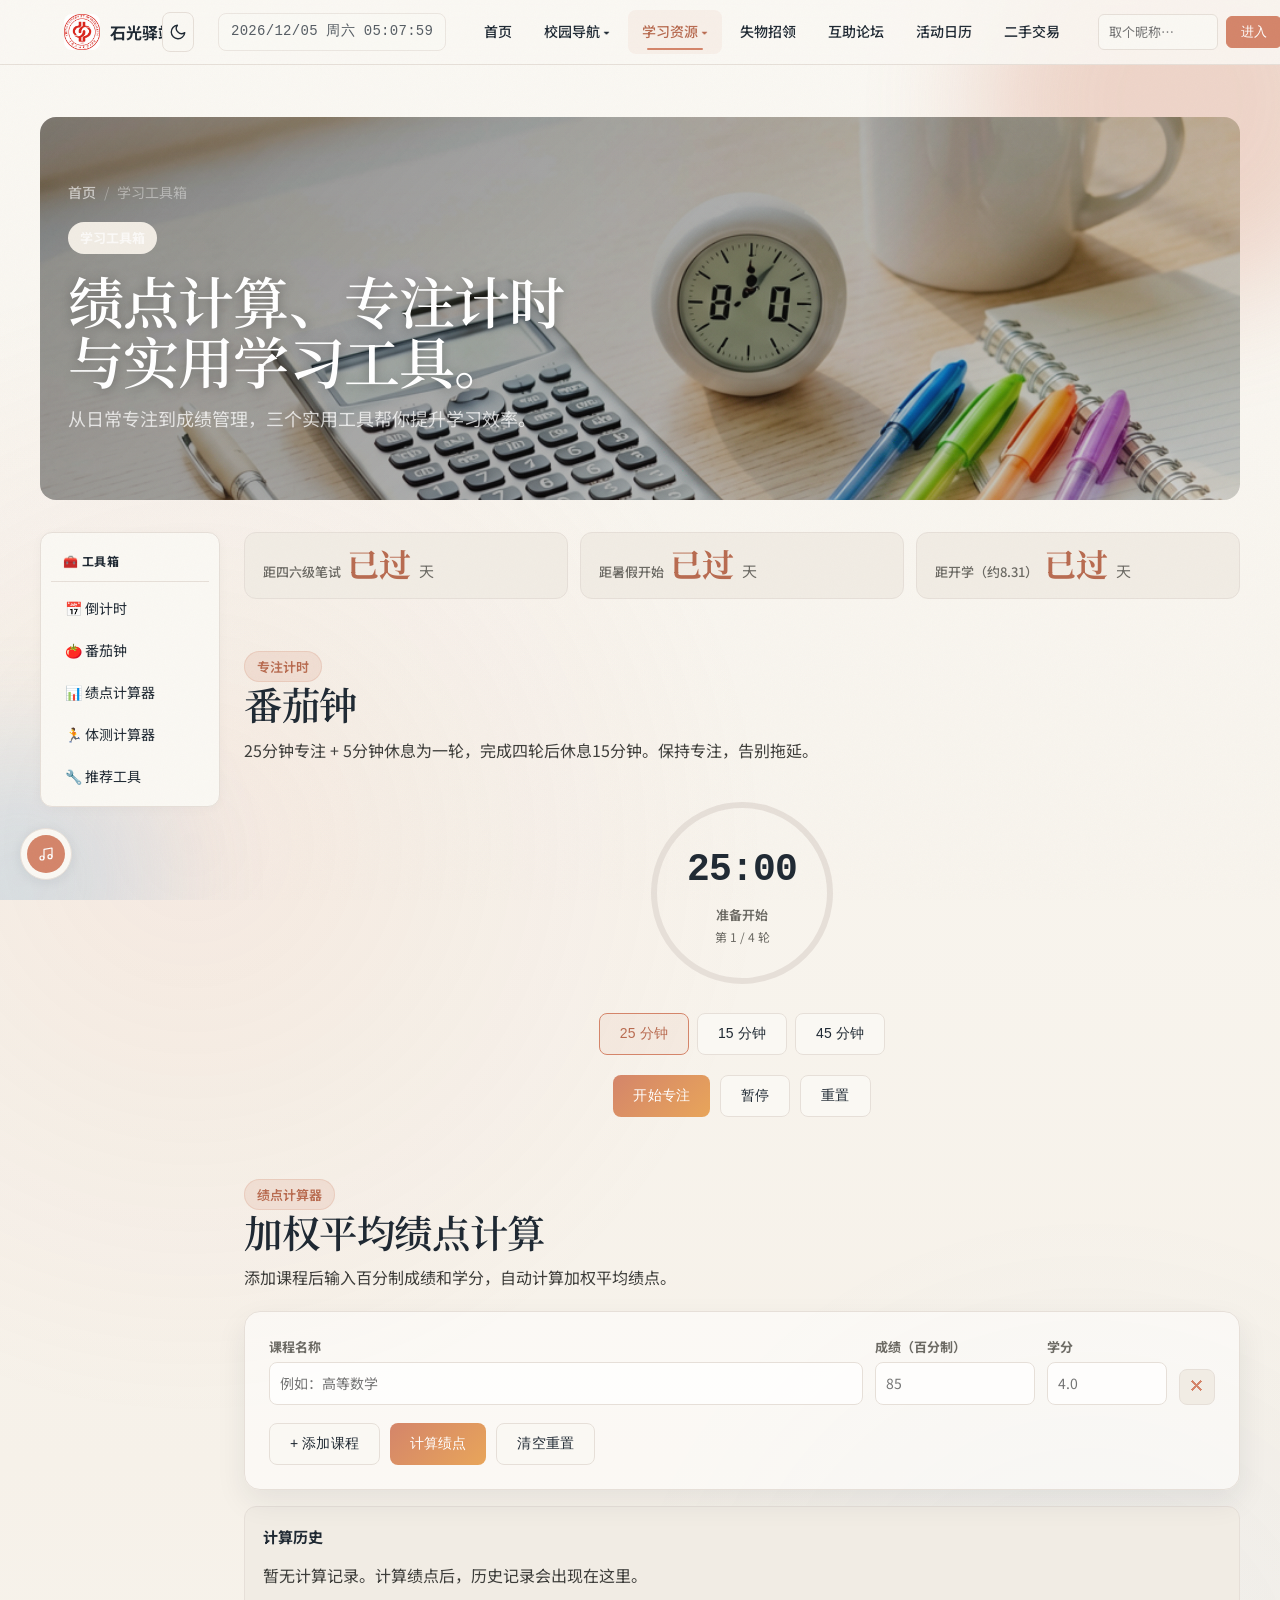
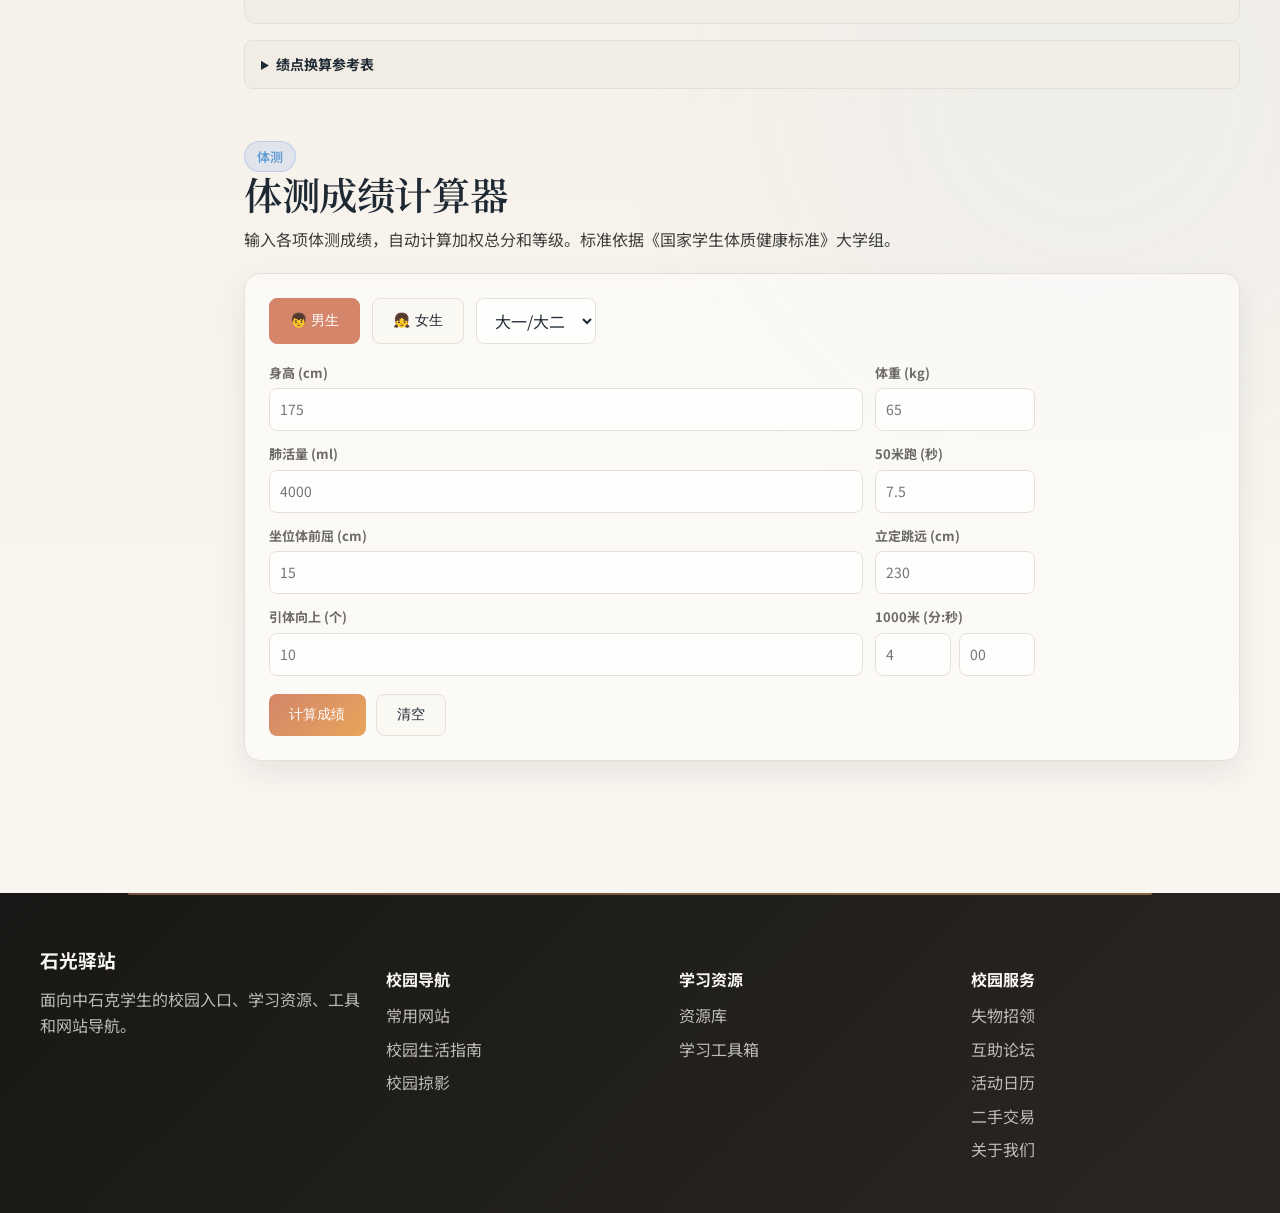
<file: tools.html>
﻿<!doctype html>
<html lang="zh-CN">
  <head>
    <meta charset="UTF-8" />
    <meta name="viewport" content="width=device-width, initial-scale=1.0" />
    <meta name="theme-color" content="#faf8f3" media="(prefers-color-scheme: light)" />
    <meta name="theme-color" content="#1c1b18" media="(prefers-color-scheme: dark)" />
    <link rel="preconnect" href="https://fonts.googleapis.com" />
    <link rel="preconnect" href="https://fonts.gstatic.com" crossorigin />
    <link
      rel="stylesheet"
      href="https://fonts.googleapis.com/css2?family=Noto+Serif+SC:wght@400;500;600;700&family=Noto+Sans+SC:wght@300;400;500;700&display=swap"
    />
    <meta
      name="description"
      content="绩点计算器与精选学习工具——输入成绩和学分自动计算加权平均绩点，附带绩点换算参考表。"
    />
    <title>学习工具箱 - 石光驿站</title>
    <link rel="icon" type="image/png" sizes="32x32" href="images/favicon-32.png" /><link rel="icon" type="image/png" sizes="64x64" href="images/favicon-64.png" />
    <!-- 全局样式 + 页面通用样式 -->
    <link rel="stylesheet" href="css/common.css" />
    <link rel="preload" as="image" href="images/hero-tools.jpg" />
    <link rel="stylesheet" href="css/pages.css" />
    <link rel="stylesheet" href="css/crud.css" />
  </head>
  <body>
    <!-- ===== 动态导航栏 ===== -->
    <div id="siteHeader"></div>

    <!-- ===== 页面主体 ===== -->
    <main id="main" class="section tight">
      <div class="container">
        <!-- 页面 Hero：背景图 + 标题 + 面包屑导航 -->
        <div class="page-hero" style="background-image:linear-gradient(135deg,rgba(24,23,21,0.5),rgba(24,23,21,0.2)),url(images/hero-tools.jpg)">
          <nav class="breadcrumb" aria-label="面包屑导航">
            <a href="index.html">首页</a><span class="breadcrumb-sep">/</span><span>学习工具箱</span>
          </nav>
          <span class="eyebrow">学习工具箱</span>
        <h1 class="page-title">绩点计算、专注计时与实用学习工具。</h1>
        <p class="lead">从日常专注到成绩管理，三个实用工具帮你提升学习效率。</p>
        </div>

        <!-- 双栏布局：左侧工具导航 + 右侧内容区 -->
        <div class="crud-layout">
          <!-- 侧边栏：工具切换导航（倒计时、番茄钟、绩点计算器、体测计算器、推荐工具） -->
          <aside class="crud-sidebar" id="toolsSidebar">
            <div class="sidebar-title">🧰 工具箱</div>
            <button data-tools-nav="countdown" class="active">📅 倒计时</button>
            <button data-tools-nav="pomodoro">🍅 番茄钟</button>
            <button data-tools-nav="gpa">📊 绩点计算器</button>
            <button data-tools-nav="fitness">🏃 体测计算器</button>
            <button data-tools-nav="tools">🔧 推荐工具</button>
          </aside>
          <!-- /toolsSidebar -->

          <!-- 右侧工具内容区 -->
          <div id="toolsContent">

        <!-- 倒计时卡片：四六级、暑假、开学倒计时（日期在 tools.js 中硬编码） -->
        <section id="tools-countdown">
        <!-- 三栏倒计时条 -->
        <div class="countdown-strip" id="countdownStrip">
          <!-- 四六级笔试倒计时 -->
          <div class="countdown-item">
            <span class="countdown-label">距四六级笔试</span>
            <span class="countdown-number" id="cdCET">--</span>
            <span class="countdown-unit">天</span>
          </div>
          <!-- 暑假开始倒计时 -->
          <div class="countdown-item">
            <span class="countdown-label">距暑假开始</span>
            <span class="countdown-number" id="cdSummer">--</span>
            <span class="countdown-unit">天</span>
          </div>
          <!-- 开学倒计时 -->
          <div class="countdown-item">
            <span class="countdown-label">距开学（约8.31）</span>
            <span class="countdown-number" id="cdStart">--</span>
            <span class="countdown-unit">天</span>
          </div>
          <!-- /countdown-strip -->
        </div>

        <!-- 番茄钟 -->
        <!-- 基于 25/15/45 分钟可选的专注计时器，附带 SVG 圆环进度动画和浏览器通知 -->
        <section class="tools-section" id="tools-pomodoro">
          <div class="section-heading-row">
            <div>
              <span class="tag coral">专注计时</span>
              <h2 class="section-title">番茄钟</h2>
            </div>
          </div>
          <p class="tools-section-lead">
            25分钟专注 +
            5分钟休息为一轮，完成四轮后休息15分钟。保持专注，告别拖延。
          </p>
          <!-- 番茄钟计时器主体：SVG 圆环 + 中间时间/状态/轮次显示 -->
          <div class="pomodoro-container" id="pomodoro">
            <div class="pomodoro-timer-ring">
              <svg viewBox="0 0 200 200" class="pomodoro-svg">
                <!-- 背景圆环 -->
                <circle
                  cx="100"
                  cy="100"
                  r="88"
                  fill="none"
                  stroke="var(--line)"
                  stroke-width="6"
                />
                <!-- 进度圆环（由 JS 动态控制 stroke-dasharray） -->
                <circle
                  cx="100"
                  cy="100"
                  r="88"
                  fill="none"
                  stroke="var(--coral)"
                  stroke-width="6"
                  stroke-linecap="round"
                  transform="rotate(-90 100 100)"
                  stroke-dasharray="0"
                  stroke-dashoffset="0"
                  class="pomodoro-progress-ring"
                  id="pomodoroRing"
                />
              </svg>
              <!-- 圆环中心：倒计时时间、状态文案、当前轮次 -->
              <div class="pomodoro-center">
                <span class="pomodoro-time" id="pomodoroTime">25:00</span>
                <span class="pomodoro-status" id="pomodoroStatus"
                  >准备开始</span
                >
                <span class="pomodoro-rounds" id="pomodoroRounds"
                  >第 1 / 4 轮</span
                >
              </div>
            </div>
            <!-- 预设时长按钮：25分钟（默认）/ 15分钟 / 45分钟 -->
            <div class="pomodoro-presets">
              <button
                class="button secondary pomodoro-preset active"
                data-minutes="25"
              >
                25 分钟
              </button>
              <button
                class="button secondary pomodoro-preset"
                data-minutes="15"
              >
                15 分钟
              </button>
              <button
                class="button secondary pomodoro-preset"
                data-minutes="45"
              >
                45 分钟
              </button>
            </div>
            <!-- 控制按钮组：开始 / 暂停 / 重置 -->
            <div class="pomodoro-controls">
              <button class="button primary" id="pomodoroStart">
                开始专注
              </button>
              <button class="button secondary" id="pomodoroPause" disabled>
                暂停
              </button>
              <button class="button secondary" id="pomodoroReset">重置</button>
            </div>
          </div>
        </section>
        <!-- /tools-pomodoro 番茄钟结束 -->

        <!-- 绩点计算器 -->
        <!-- 支持动态增删课程（最多 12 门），百分制转 4.0 绩点，加权平均计算 -->
        <section class="tools-section" id="tools-gpa">
          <div class="section-heading-row">
            <div>
              <span class="tag coral">绩点计算器</span>
              <h2 class="section-title">加权平均绩点计算</h2>
            </div>
          </div>
          <p class="tools-section-lead">
            添加课程后输入百分制成绩和学分，自动计算加权平均绩点。
          </p>

          <!-- 计算器主体：课程列表输入区 + 操作按钮 + 结果展示 -->
          <div class="gpa-calculator">
            <div class="gpa-input-area" id="gpaCourseList">
              <!-- JS 动态生成课程行：课程名 + 成绩 + 学分 -->
            </div>
            <!-- 操作按钮组 -->
            <div class="gpa-actions">
              <button class="button secondary" id="addCourseBtn" type="button">
                + 添加课程
              </button>
              <button class="button primary" id="calcGpaBtn" type="button">
                计算绩点
              </button>
              <button class="button secondary" id="resetGpaBtn" type="button">
                清空重置
              </button>
            </div>
            <!-- 计算结果展示区 -->
            <div class="gpa-result" id="gpaResult" style="display: none">
              <div class="gpa-result-grid">
                <div class="gpa-result-item">
                  <span class="gpa-result-label">加权平均绩点</span>
                  <strong class="gpa-result-value" id="gpaValue">--</strong>
                </div>
                <div class="gpa-result-item">
                  <span class="gpa-result-label">总学分</span>
                  <strong class="gpa-result-value" id="totalCredits">--</strong>
                </div>
                <div class="gpa-result-item">
                  <span class="gpa-result-label">课程门数</span>
                  <strong class="gpa-result-value" id="courseCount">--</strong>
                </div>
              </div>
              <p class="gpa-result-note" id="gpaNote"></p>
            </div>
          </div>

          <!-- 计算历史记录（localStorage 持久化） -->
          <div class="gpa-history-panel" id="gpaHistoryPanel">
            <div class="gpa-history-title">计算历史</div>
            <div id="gpaHistoryList"></div>
          </div>

          <!-- 绩点换算参考：百分制 → 4.0 绩点 → 等级对照表 -->
          <details class="gpa-reference">
            <summary>绩点换算参考表</summary>
            <div class="gpa-table-wrap">
              <table class="gpa-table">
                <thead>
                  <tr>
                    <th>百分制成绩</th>
                    <th>对应绩点</th>
                    <th>等级</th>
                  </tr>
                </thead>
                <tbody>
                  <!-- 95-100 分为 A 等级，对应 4.0 绩点 -->
                  <tr>
                    <td>95 - 100</td>
                    <td>4.0</td>
                    <td>A</td>
                  </tr>
                  <!-- 85-94 分为 A- 等级，对应 3.7 绩点 -->
                  <tr>
                    <td>85 - 94</td>
                    <td>3.7</td>
                    <td>A-</td>
                  </tr>
                  <!-- 75-84 分为 B 等级，对应 3.0 绩点 -->
                  <tr>
                    <td>75 - 84</td>
                    <td>3.0</td>
                    <td>B</td>
                  </tr>
                  <!-- 65-74 分为 C 等级，对应 2.3 绩点 -->
                  <tr>
                    <td>65 - 74</td>
                    <td>2.3</td>
                    <td>C</td>
                  </tr>
                  <!-- 60-64 分为 D 等级，对应 1.7 绩点 -->
                  <tr>
                    <td>60 - 64</td>
                    <td>1.7</td>
                    <td>D</td>
                  </tr>
                  <!-- 60 分以下为 F，绩点为 0 -->
                  <tr>
                    <td>60 以下</td>
                    <td>0</td>
                    <td>F</td>
                  </tr>
                </tbody>
              </table>
            </div>
          </details>
        </section>
        <!-- /tools-gpa 绩点计算器结束 -->

        <!-- 体测计算器 -->
        <!-- 依据《国家学生体质健康标准》大学组，输入各项成绩自动计算加权总分与等级 -->
        <section class="tools-section" id="tools-fitness">
          <div class="section-heading-row">
            <div>
              <span class="tag blue">体测</span>
              <h2 class="section-title">体测成绩计算器</h2>
            </div>
          </div>
          <p class="tools-section-lead">
            输入各项体测成绩，自动计算加权总分和等级。标准依据《国家学生体质健康标准》大学组。
          </p>

          <div class="gpa-calculator" id="fitnessCalc">
            <!-- 性别选择 + 年级选择 -->
            <div style="display:flex;gap:12px;flex-wrap:wrap;margin-bottom:18px">
              <button class="button secondary fitness-gender active" data-gender="male">👦 男生</button>
              <button class="button secondary fitness-gender" data-gender="female">👧 女生</button>
              <select id="fitnessGrade" style="width:auto;padding:9px 14px">
                <option value="1">大一/大二</option>
                <option value="3">大三/大四</option>
              </select>
            </div>

            <!-- 体测项目输入区：身高、体重、肺活量、50米、坐位体前屈、立定跳远、引体向上/仰卧起坐、长跑 -->
            <div class="gpa-input-area" id="fitnessFields">
              <!-- 身高 + 体重 -->
              <div class="gpa-course-row">
                <div class="gpa-field"><label>身高 (cm)</label><input type="number" id="fitHeight" placeholder="175" min="100" max="250" step="0.1" /></div>
                <div class="gpa-field"><label>体重 (kg)</label><input type="number" id="fitWeight" placeholder="65" min="30" max="200" step="0.1" /></div>
              </div>
              <!-- 肺活量 + 50 米跑 -->
              <div class="gpa-course-row">
                <div class="gpa-field"><label>肺活量 (ml)</label><input type="number" id="fitVital" placeholder="4000" min="500" max="10000" /></div>
                <div class="gpa-field"><label>50米跑 (秒)</label><input type="number" id="fitSprint" placeholder="7.5" min="5" max="20" step="0.1" /></div>
              </div>
              <!-- 坐位体前屈 + 立定跳远 -->
              <div class="gpa-course-row">
                <div class="gpa-field"><label>坐位体前屈 (cm)</label><input type="number" id="fitReach" placeholder="15" min="-30" max="50" step="0.1" /></div>
                <div class="gpa-field"><label>立定跳远 (cm)</label><input type="number" id="fitJump" placeholder="230" min="50" max="350" /></div>
              </div>
              <!-- 引体向上（男）/ 仰卧起坐（女）+ 长跑 -->
              <div class="gpa-course-row">
                <div class="gpa-field"><label id="fitUpperLabel">引体向上 (个)</label><input type="number" id="fitUpper" placeholder="10" min="0" max="60" /></div>
                <div class="gpa-field"><label id="fitRunLabel">1000米 (分:秒)</label><div style="display:flex;gap:8px"><input type="number" id="fitRunMin" placeholder="4" min="0" max="20" style="flex:1" /><input type="number" id="fitRunSec" placeholder="00" min="0" max="59" style="flex:1" /></div></div>
              </div>
            </div>

            <div class="gpa-actions">
              <button class="button primary" id="calcFitnessBtn">计算成绩</button>
              <button class="button secondary" id="resetFitnessBtn">清空</button>
            </div>

            <!-- 体测计算结果：各项目单项得分 + 总分 + 等级 -->
            <div class="gpa-result" id="fitnessResult" style="display:none">
              <div class="gpa-result-grid" id="fitnessGrid"></div>
              <p class="gpa-result-note" id="fitnessNote"></p>
            </div>
          </div>
        </section>
        <!-- /tools-fitness -->

          <!-- 工具内容区结束 -->
          </div><!-- /toolsContent -->
        </div><!-- /crud-layout 双栏布局结束 -->

      </div>
      <!-- /container -->
    </main>
    <!-- /main -->

    <!-- ===== 动态页脚（由 common.js 生成） ===== -->
    <div id="siteFooter"></div>
    <!-- 返回顶部按钮，平滑滚动至页面顶部 -->
    <button class="back-top" type="button" aria-label="返回顶部">↑</button>

    <!-- ===== JavaScript 按依赖顺序加载 ===== -->
    <!-- 注意：加载顺序不可变，每个脚本依赖前一个脚本的 API -->
    <!-- data.js：StudyResources 数据源（推荐工具使用） -->
    <script src="javascript/data.js" defer></script>
    <script src="javascript/storage.js" defer></script>
    <script src="javascript/common.js" defer></script>
    <!-- tools.js：倒计时、番茄钟、绩点计算器、体测计算器、推荐工具 -->
    <script src="javascript/tools.js" defer></script>
    <script src="javascript/effects.js" defer></script>
    <script src="javascript/player.js" defer></script>
    <!-- 侧边栏导航脚本：点击平滑滚动 + 滚动时自动高亮当前区域 -->
    <script>
      (function () {
        var btns = document.querySelectorAll("#toolsSidebar button[data-tools-nav]");
        var sections = {};
        btns.forEach(function (b) {
          var id = "tools-" + b.dataset.toolsNav;
          var el = document.getElementById(id);
          if (el) sections[b.dataset.toolsNav] = el;
        });
        btns.forEach(function (btn) {
          btn.addEventListener("click", function () {
            var section = sections[btn.dataset.toolsNav];
            if (section) {
              section.scrollIntoView({ behavior: "smooth", block: "start" });
            }
          });
        });
        /* 滚动时高亮当前区域 */
        var ticking = false;
        window.addEventListener("scroll", function () {
          if (!ticking) {
            requestAnimationFrame(function () {
              var scrollY = window.scrollY + 120;
              var active = null;
              for (var key in sections) {
                if (sections[key].offsetTop <= scrollY) active = key;
              }
              btns.forEach(function (b) {
                b.classList.toggle("active", b.dataset.toolsNav === active);
              });
              ticking = false;
            });
            ticking = true;
          }
        }, { passive: true });
      })();
    </script>
  </body>
  <!-- /body -->
</html>
<!-- /html -->
</file>
<file: css/common.css>
/* Google Fonts 通过各页面 <link rel="preload"> 加载，此处仅保留 fallback */
:root {
    /* 暖色编辑感配色，结合浅色学习卡片和深色功能区。 */
    --canvas: #faf8f3;
    --surface: #f1ece4;
    --surface-soft: #f7f2ea;
    --surface-strong: #e8e0d2;
    --ink: #1f2933;
    --body: #3d3d3a;
    --muted: #6c6a64;
    --line: #e6dfd8;
    --blue: #5b9bd5;
    --blue-dark: #3a7cc0;
    --coral: #d4856a;
    --coral-dark: #b86b50;
    --coral-light: #e8a55a;
    --dark: #181715;
    --dark-card: #252320;
    --dark-soft: #2f2c28;
    --on-dark: #faf8f3;
    --success: #4e9f7a;
    --warning: #d4a017;
    --gradient-coral: linear-gradient(135deg, #d4856a, #e8a55a);
    --gradient-blue: linear-gradient(135deg, #5b9bd5, #7ec8e3);
    --gradient-dark: linear-gradient(135deg, #181715, #2a2723);
    --font-display: "Noto Serif SC", Georgia, "Times New Roman", SimSun, serif;
    --font-body: "Noto Sans SC", -apple-system, BlinkMacSystemFont, "Segoe UI", sans-serif;
    --font-code: "JetBrains Mono", Consolas, monospace;
    --radius-sm: 6px;
    --radius-md: 8px;
    --radius-lg: 12px;
    --radius-xl: 16px;
    --shadow-soft: 0 12px 30px rgba(31, 41, 51, 0.08);
    --shadow-hover: 0 20px 48px rgba(204, 120, 92, 0.14);
}

* {
    box-sizing: border-box;
}

/* 屏幕阅读器专用：视觉隐藏但可被读屏访问 */
.sr-only {
    position: absolute;
    width: 1px;
    height: 1px;
    padding: 0;
    margin: -1px;
    overflow: hidden;
    clip: rect(0, 0, 0, 0);
    white-space: nowrap;
    border: 0;
}

/* 焦点指示：键盘用户能看见当前焦点 */
:focus-visible {
    outline: 2px solid var(--coral);
    outline-offset: 2px;
    border-radius: 2px;
}

/* 仅在需要暗色/亮色切换的元素上做颜色过渡 */
a, button, input, select, textarea, .card, .nav-link, .tag, .button,
.quick-entry-card, .category-card, .featured-card, .resource-card,
.mini-resource, .campus-image-card, .campus-icon-text-item, .campus-transport-card,
.media-gallery-card, .filter-tab, .tab, .scenario-button, .topic-link-list a,
.cupk-sidebar a, .cupk-mini-card, .quick-card, .stat-item, .panel,
.search-bar, .search-results, .favorite-btn, .music-player,
.site-header, .code-block, .panel-dark, .notice, .empty-state,
.resource-chip, .mini-bubble {
    transition: background-color 0.3s ease, color 0.3s ease, border-color 0.3s ease, box-shadow 0.3s ease;
}

/* 尊重用户减少动画偏好 */
@media (prefers-reduced-motion: reduce) {
    *, *::before, *::after {
        transition-duration: 0s !important;
        animation-duration: 0s !important;
        scroll-behavior: auto !important;
    }
}

html {
    scroll-behavior: smooth;
}

body {
    margin: 0;
    background:
        radial-gradient(circle at 15% 30%, rgba(212, 133, 106, 0.10), transparent 36rem),
        radial-gradient(circle at 85% 60%, rgba(91, 155, 213, 0.06), transparent 30rem),
        linear-gradient(180deg, #faf8f3 0%, #f6f1e9 52%, #faf8f3 100%);
    color: var(--body);
    font-family: var(--font-body);
    line-height: 1.65;
    -webkit-font-smoothing: antialiased;
    -moz-osx-font-smoothing: grayscale;
}

a {
    color: inherit;
    text-decoration: none;
}

img,
video {
    max-width: 100%;
    display: block;
}

/* 噪点纹理覆盖层，增加画面质感 */
body::after {
    content: '';
    position: fixed;
    inset: 0;
    pointer-events: none;
    z-index: 9999;
    opacity: 0.025;
    background-image: url("data:image/svg+xml,%3Csvg viewBox='0 0 256 256' xmlns='http://www.w3.org/2000/svg'%3E%3Cfilter id='n'%3E%3CfeTurbulence type='fractalNoise' baseFrequency='0.9' numOctaves='4' stitchTiles='stitch'/%3E%3C/filter%3E%3Crect width='100%25' height='100%25' filter='url(%23n)' opacity='1'/%3E%3C/svg%3E");
    background-repeat: repeat;
    background-size: 256px 256px;
}

/* 滚动入场动画：元素进入视口时淡入上移 */
.fade-up {
    opacity: 0;
    transform: translateY(32px);
}

.fade-up-visible {
    opacity: 1;
    transform: translateY(0);
}

/* 滚动动画延迟由 common.js 动态分配 */

/* 尊重用户减少动画偏好：取消入场动画，保留颜色过渡 */
@media (prefers-reduced-motion: reduce) {
    .fade-up {
        opacity: 1;
        transform: none;
    }
}

.site-header {
    /* 顶部导航保持固定，方便在多页面间快速跳转。 */
    position: sticky;
    top: 0;
    z-index: 50;
    border-bottom: 1px solid var(--line);
    background: rgba(250, 248, 243, 0.88);
    -webkit-backdrop-filter: blur(16px) saturate(1.2);
    backdrop-filter: blur(16px) saturate(1.2);
}

.nav-wrap {
    max-width: 1200px;
    height: 64px;
    margin: 0 auto;
    padding: 0 24px;
    display: flex;
    align-items: center;
    justify-content: space-between;
    gap: 24px;
}

.brand {
    display: flex;
    align-items: center;
    gap: 10px;
    color: var(--ink);
    font-weight: 700;
    white-space: nowrap;
}

.brand-mark {
    width: 36px;
    height: 36px;
    border-radius: 8px;
    object-fit: contain;
    flex-shrink: 0;
}

/* SVG 图标通用类 */
.svg-icon {
    width: 1em;
    height: 1em;
    display: inline-block;
    vertical-align: -0.125em;
    flex-shrink: 0;
}
.svg-icon--sm  { font-size: 16px; }
.svg-icon--md  { font-size: 20px; }
.svg-icon--lg  { font-size: 28px; }
.svg-icon--xl  { font-size: 36px; }

.nav-toggle {
    display: none;
    width: 40px;
    height: 40px;
    border: 1px solid var(--line);
    border-radius: var(--radius-md);
    background: var(--canvas);
    color: var(--ink);
    font-size: 20px;
}

.site-nav {
    display: flex;
    align-items: center;
    gap: 4px;
}

.nav-link {
    border: 0;
    background: transparent;
    color: var(--ink);
    font: inherit;
    font-size: 14px;
    font-weight: 500;
    padding: 10px 14px;
    border-radius: var(--radius-md);
    cursor: pointer;
    white-space: nowrap;
    position: relative;
    transition: color 0.2s ease, background 0.2s ease;
}

.nav-link::after {
    content: '';
    position: absolute;
    bottom: 4px;
    left: 50%;
    width: 0;
    height: 2px;
    background: var(--coral);
    border-radius: 1px;
    transition: width 0.25s ease, left 0.25s ease;
}

.nav-link:hover::after,
.nav-link.active::after {
    width: 60%;
    left: 20%;
}

.nav-link:hover,
.nav-link.active {
    color: var(--coral-dark);
    background: rgba(212, 133, 106, 0.08);
}

.container {
    width: min(1200px, calc(100% - 48px));
    margin: 0 auto;
}

.section {
    padding: 84px 0;
}

.section.tight {
    padding: 52px 0;
}

.hero {
    padding: 74px 0 52px;
}

.hero-grid {
    display: grid;
    grid-template-columns: 1.05fr 0.95fr;
    gap: 42px;
    align-items: center;
}

.eyebrow {
    display: inline-flex;
    align-items: center;
    gap: 8px;
    padding: 5px 12px;
    border-radius: 999px;
    background: var(--surface);
    color: var(--muted);
    font-size: 13px;
    font-weight: 700;
}

/* 面包屑导航 */
.breadcrumb {
    display: flex;
    align-items: center;
    gap: 8px;
    margin-bottom: 18px;
    font-size: 14px;
    color: var(--muted);
}
.breadcrumb a {
    color: var(--blue-dark);
    font-weight: 500;
    transition: color 0.2s ease;
}
.breadcrumb a:hover {
    color: var(--coral-dark);
    text-decoration: underline;
}
.breadcrumb .breadcrumb-sep {
    color: var(--line);
    -webkit-user-select: none;
    user-select: none;
}

h1,
h2,
h3,
p {
    margin-top: 0;
}

.display-title {
    margin: 18px 0;
    color: var(--ink);
    font-family: var(--font-display);
    font-size: clamp(40px, 6vw, 70px);
    font-weight: 600;
    line-height: 1.12;
    letter-spacing: -0.02em;
    text-wrap: balance;
}

.page-title {
    max-width: 780px;
    margin: 16px 0 14px;
    color: var(--ink);
    font-family: var(--font-display);
    font-size: clamp(34px, 5vw, 56px);
    font-weight: 600;
    line-height: 1.08;
    letter-spacing: -0.015em;
    text-wrap: balance;
}

.section-title {
    margin-bottom: 14px;
    color: var(--ink);
    font-family: var(--font-display);
    font-size: clamp(28px, 3vw, 42px);
    font-weight: 600;
    line-height: 1.15;
    letter-spacing: -0.01em;
    text-wrap: balance;
}

.lead {
    max-width: 720px;
    color: var(--body);
    font-size: 18px;
}

.hero-actions {
    display: flex;
    flex-wrap: wrap;
    gap: 12px;
    margin-top: 28px;
}

.button {
    display: inline-flex;
    align-items: center;
    justify-content: center;
    min-height: 42px;
    padding: 11px 20px;
    border-radius: var(--radius-md);
    border: 1px solid transparent;
    font-size: 14px;
    font-weight: 500;
    cursor: pointer;
    transition: transform 0.2s ease, background 0.2s ease, border-color 0.2s ease, box-shadow 0.2s ease;
    letter-spacing: 0.01em;
}

.button:hover {
    transform: translateY(-2px);
    box-shadow: 0 6px 20px rgba(212, 133, 106, 0.2);
}

.button:active {
    transform: translateY(0) scale(0.97);
    box-shadow: none;
    transition-duration: 0.08s;
}

.button.primary {
    background: var(--gradient-coral);
    color: white;
    border: none;
}

.button.primary:hover {
    box-shadow: 0 8px 24px rgba(212, 133, 106, 0.3);
}

.button.blue {
    background: var(--gradient-blue);
    color: white;
    border: none;
}

.button.blue:hover {
    box-shadow: 0 8px 24px rgba(91, 155, 213, 0.3);
}

.button.secondary {
    background: var(--canvas);
    border-color: var(--line);
    color: var(--ink);
}

.button.secondary:hover {
    border-color: var(--coral);
    background: rgba(212, 133, 106, 0.06);
}

.button.dark {
    background: var(--gradient-dark);
    color: var(--on-dark);
}

.button.dark:hover {
    box-shadow: 0 8px 24px rgba(0, 0, 0, 0.25);
}

.visual-card {
    background: var(--surface);
    border: 1px solid var(--line);
    border-radius: var(--radius-xl);
    padding: 18px;
    box-shadow: var(--shadow-soft);
    transition: transform 0.25s ease, box-shadow 0.25s ease;
}

.visual-card:hover {
    transform: translateY(-3px);
    box-shadow: var(--shadow-hover);
}

.visual-card.dark {
    background: var(--dark);
    border-color: var(--dark-card);
    color: var(--on-dark);
}

.visual-card img {
    width: 100%;
    border-radius: var(--radius-lg);
}

.grid {
    display: grid;
    gap: 18px;
}

.grid.cols-2 {
    grid-template-columns: repeat(2, minmax(0, 1fr));
}

.grid.cols-3 {
    grid-template-columns: repeat(3, minmax(0, 1fr));
}

.grid.cols-4 {
    grid-template-columns: repeat(4, minmax(0, 1fr));
}

.card {
    background: var(--surface);
    border: 1px solid var(--line);
    border-radius: var(--radius-lg);
    padding: 24px;
    position: relative;
    transition: transform 0.25s ease, border-color 0.25s ease, background 0.25s ease, box-shadow 0.25s ease;
}

.card::before {
    content: '';
    position: absolute;
    inset: -1px;
    border-radius: inherit;
    background: linear-gradient(135deg, rgba(212, 133, 106, 0.15), rgba(91, 155, 213, 0.1));
    z-index: -1;
    opacity: 0;
    transition: opacity 0.3s ease;
}

a.card:hover,
.resource-card:hover {
    transform: translateY(-4px);
    border-color: rgba(212, 133, 106, 0.35);
    background: #efe7db;
    box-shadow: var(--shadow-hover);
}

a.card:hover::before,
.resource-card:hover::before {
    opacity: 1;
}

.card.white {
    background: rgba(255, 255, 255, 0.46);
}

.card.dark {
    background: var(--dark);
    border-color: var(--dark-card);
    color: var(--on-dark);
}

.card h3 {
    margin-bottom: 10px;
    color: var(--ink);
    font-size: 20px;
}

.card.dark h3,
.card.dark p {
    color: var(--on-dark);
}

.card p {
    color: var(--body);
    margin-bottom: 0;
}

.tag-row {
    display: flex;
    flex-wrap: wrap;
    gap: 8px;
    margin: 16px 0;
}

.tag {
    display: inline-flex;
    align-items: center;
    min-height: 28px;
    padding: 4px 12px;
    border-radius: 999px;
    background: rgba(255, 255, 255, 0.6);
    border: 1px solid rgba(212, 133, 106, 0.12);
    color: var(--muted);
    font-size: 13px;
    font-weight: 600;
    -webkit-backdrop-filter: blur(6px);
    backdrop-filter: blur(6px);
    transition: background 0.2s ease, border-color 0.2s ease, transform 0.2s ease;
}

.tag:hover {
    background: rgba(212, 133, 106, 0.1);
    border-color: rgba(212, 133, 106, 0.25);
    transform: translateY(-1px);
}

.meta-line {
    display: flex;
    align-items: center;
    gap: 10px;
    color: var(--muted);
    font-size: 13px;
    font-weight: 700;
}

.tag.blue {
    background: rgba(37, 99, 235, 0.1);
    color: var(--blue);
    border-color: rgba(37, 99, 235, 0.18);
}

.tag.coral {
    background: rgba(204, 120, 92, 0.14);
    color: var(--coral-dark);
    border-color: rgba(204, 120, 92, 0.18);
}

.resource-card {
    display: flex;
    flex-direction: column;
    gap: 12px;
    min-height: 100%;
}

.resource-card .meta {
    color: var(--muted);
    font-size: 13px;
    font-weight: 700;
}

.split {
    display: grid;
    grid-template-columns: 0.9fr 1.1fr;
    gap: 28px;
    align-items: start;
}

.panel-dark {
    /* 深色功能区用于 AI 助手、代码模板和重点交互模块。 */
    background: var(--gradient-dark);
    color: var(--on-dark);
    border-radius: var(--radius-xl);
    padding: 30px;
    position: relative;
    overflow: hidden;
}

.panel-dark::before {
    content: '';
    position: absolute;
    top: -50%;
    right: -30%;
    width: 300px;
    height: 300px;
    border-radius: 50%;
    background: radial-gradient(circle, rgba(212, 133, 106, 0.08), transparent 70%);
    pointer-events: none;
}

.panel-dark h2,
.panel-dark h3 {
    color: var(--on-dark);
}

.code-block {
    overflow-x: auto;
    padding: 18px;
    border-radius: var(--radius-lg);
    background: var(--dark-card);
    color: var(--on-dark);
    font-family: var(--font-code);
    font-size: 14px;
    line-height: 1.65;
    position: relative;
}

.code-block::before {
    content: '';
    position: absolute;
    top: 14px;
    left: 14px;
    width: 8px;
    height: 8px;
    border-radius: 50%;
    background: var(--coral);
    box-shadow: 16px 0 0 var(--blue), 32px 0 0 var(--success);
}

.form-field {
    display: grid;
    gap: 7px;
    margin-bottom: 16px;
}

label {
    color: var(--ink);
    font-weight: 700;
    font-size: 14px;
}

input,
select,
textarea {
    width: 100%;
    border: 1px solid var(--line);
    border-radius: var(--radius-md);
    background: rgba(255, 255, 255, 0.72);
    color: var(--ink);
    font: inherit;
    padding: 11px 12px;
    outline: none;
    transition: border-color 0.2s ease, box-shadow 0.2s ease, background 0.2s ease;
}

textarea {
    min-height: 130px;
    resize: vertical;
}

input:focus,
select:focus,
textarea:focus {
    border-color: var(--coral);
    box-shadow: 0 0 0 3px rgba(212, 133, 106, 0.15);
    background: rgba(255, 255, 255, 0.9);
}

.tabs,
.filter-tabs {
    display: flex;
    flex-wrap: wrap;
    gap: 8px;
    margin: 24px 0;
}

.tab,
.filter-tab {
    border: 1px solid var(--line);
    background: var(--surface);
    color: var(--muted);
    border-radius: var(--radius-md);
    padding: 9px 13px;
    font: inherit;
    font-size: 14px;
    font-weight: 700;
    cursor: pointer;
}

.tab.active,
.filter-tab.active {
    background: var(--ink);
    color: var(--on-dark);
    border-color: var(--ink);
    box-shadow: 0 2px 8px rgba(31, 41, 51, 0.12);
}

.notice {
    padding: 16px 20px;
    border-left: 4px solid var(--coral);
    border-radius: var(--radius-md);
    background: rgba(212, 133, 106, 0.08);
    position: relative;
}

.notice::after {
    content: '';
    position: absolute;
    top: 0;
    left: -4px;
    width: 4px;
    height: 100%;
    background: var(--gradient-coral);
    border-radius: 4px 0 0 4px;
}

.site-footer {
    margin-top: 80px;
    padding: 52px 0 44px;
    background: var(--gradient-dark);
    color: rgba(250, 248, 243, 0.72);
    position: relative;
}

.site-footer::before {
    content: '';
    position: absolute;
    top: 0;
    left: 10%;
    right: 10%;
    height: 2px;
    background: var(--gradient-coral);
    border-radius: 1px;
    opacity: 0.5;
}

.footer-grid {
    display: grid;
    grid-template-columns: 1.2fr repeat(3, 1fr);
    gap: 24px;
}

.footer-grid h3,
.footer-grid h4 {
    color: var(--on-dark);
    margin-bottom: 10px;
}

.footer-grid a {
    display: block;
    margin: 7px 0;
    color: rgba(250, 248, 243, 0.72);
}

.back-top {
    position: fixed;
    right: 20px;
    bottom: 20px;
    width: 42px;
    height: 42px;
    border: 0;
    border-radius: 999px;
    background: var(--gradient-coral);
    color: white;
    font-size: 18px;
    cursor: pointer;
    display: none;
    box-shadow: 0 4px 16px rgba(212, 133, 106, 0.3);
    transition: transform 0.2s ease, box-shadow 0.2s ease;
}

.back-top.show {
    display: grid;
    place-items: center;
    animation: fadeInUp 0.4s ease-out;
}

.back-top:hover {
    transform: translateY(-3px);
    box-shadow: 0 8px 24px rgba(212, 133, 106, 0.4);
}

.back-top:active {
    transform: translateY(0) scale(0.92);
}

@media (max-width: 920px) {
    .nav-toggle {
        display: block;
    }

    .site-nav {
        position: absolute;
        left: 16px;
        right: 16px;
        top: 72px;
        display: flex;
        padding: 12px;
        border: 1px solid var(--line);
        border-radius: var(--radius-lg);
        background: var(--canvas);
        box-shadow: var(--shadow-soft);
        align-items: stretch;
        flex-direction: column;
        opacity: 0;
        transform: translateY(-12px);
        pointer-events: none;
        transition: opacity 0.25s ease, transform 0.25s ease;
    }

    .site-nav.open {
        opacity: 1;
        transform: translateY(0);
        pointer-events: auto;
    }

    .nav-link {
        width: 100%;
        text-align: left;
    }

    .hero-grid,
    .split,
    .footer-grid {
        grid-template-columns: 1fr;
    }

    .grid.cols-4,
    .grid.cols-3,
    .grid.cols-2 {
        grid-template-columns: repeat(2, minmax(0, 1fr));
    }
}

.theme-toggle {
    width: 40px;
    height: 40px;
    border: 1px solid var(--line);
    border-radius: var(--radius-md);
    background: var(--canvas);
    color: var(--ink);
    font-size: 18px;
    cursor: pointer;
    display: flex;
    align-items: center;
    justify-content: center;
    transition: background 0.2s ease, border-color 0.2s ease, transform 0.2s ease;
}

.theme-toggle:hover {
    background: var(--surface);
    border-color: var(--coral);
    transform: rotate(20deg);
}

.nav-clock {
    font-family: "SF Mono", "Cascadia Code", Consolas, monospace;
    font-size: 14px;
    color: var(--ink);
    opacity: 0.75;
    padding: 6px 12px;
    border: 1px solid var(--line);
    border-radius: var(--radius-md);
    background: var(--canvas);
    white-space: nowrap;
    -webkit-user-select: none;
    user-select: none;
    letter-spacing: 0.02em;
}

/* ================================================================
   装饰性 section 标题（左侧彩色短线）
   ================================================================ */
.section-title-decorated {
    display: flex;
    align-items: center;
    gap: 14px;
}

.section-title-decorated::before {
    content: '';
    display: inline-block;
    width: 36px;
    height: 3px;
    background: var(--gradient-coral);
    border-radius: 2px;
    flex-shrink: 0;
}

/* 页面入场动画 */
@keyframes fadeInUp {
    from {
        opacity: 0;
        transform: translateY(24px);
    }
    to {
        opacity: 1;
        transform: translateY(0);
    }
}

@keyframes fadeIn {
    from { opacity: 0; }
    to { opacity: 1; }
}

@keyframes slideInLeft {
    from {
        opacity: 0;
        transform: translateX(-20px);
    }
    to {
        opacity: 1;
        transform: translateX(0);
    }
}

/* ================================================================
   暗色模式
   ================================================================ */
[data-theme="dark"] {
    color-scheme: dark;
    --canvas: #1c1b18;
    --surface: #292824;
    --surface-soft: #302e2a;
    --surface-strong: #3a3732;
    --ink: #efe9dd;
    --body: #c4bfb4;
    --muted: #908b82;
    --line: #3e3a33;
    --blue: #7ec8e3;
    --blue-dark: #5bb5d5;
    --coral: #e8a080;
    --coral-dark: #d4856a;
    --shadow-soft: 0 12px 30px rgba(0,0,0,0.35);
    --shadow-hover: 0 20px 48px rgba(0,0,0,0.4);
}

[data-theme="dark"] body {
    background: var(--canvas);
}

[data-theme="dark"] body::after {
    opacity: 0.015;
}

[data-theme="dark"] .site-header {
    background: rgba(28,27,24,0.9);
    border-color: var(--line);
}

[data-theme="dark"] .nav-toggle {
    background: var(--surface);
    color: var(--ink);
    border-color: var(--line);
}

[data-theme="dark"] .workspace-main,
[data-theme="dark"] .today-panel,
[data-theme="dark"] .quick-entry-section,
[data-theme="dark"] .cupk-quick-panel,
[data-theme="dark"] .cupk-sidebar,
[data-theme="dark"] .scenario-filter-group,
[data-theme="dark"] .card.white {
    background: var(--surface);
    border-color: var(--line);
}

[data-theme="dark"] .card:hover,
[data-theme="dark"] .resource-card:hover,
[data-theme="dark"] a.card:hover,
[data-theme="dark"] .quick-entry-card:hover,
[data-theme="dark"] .category-card:hover,
[data-theme="dark"] .featured-card:hover,
[data-theme="dark"] .scenario-tile:hover {
    background: var(--surface-strong);
    border-color: rgba(204,120,92,0.28);
}

[data-theme="dark"] .nav-link:hover,
[data-theme="dark"] .nav-link.active {
    background: rgba(232, 160, 128, 0.1);
    color: var(--coral);
}

[data-theme="dark"] .nav-link::after {
    background: var(--coral);
}

[data-theme="dark"] input,
[data-theme="dark"] select,
[data-theme="dark"] textarea {
    background: var(--surface);
    color: var(--ink);
    border-color: var(--line);
}

[data-theme="dark"] input:focus,
[data-theme="dark"] select:focus,
[data-theme="dark"] textarea:focus {
    border-color: var(--coral);
    box-shadow: 0 0 0 3px rgba(204,120,92,0.2);
}

[data-theme="dark"] .tag,
[data-theme="dark"] .favorite-btn,
[data-theme="dark"] .usage-copy,
[data-theme="dark"] .resource-icon,
[data-theme="dark"] .check-row,
[data-theme="dark"] .topic-link-list a {
    background: var(--surface-strong);
    border-color: rgba(232, 160, 128, 0.1);
}

[data-theme="dark"] .tag:hover {
    background: rgba(232, 160, 128, 0.12);
    border-color: rgba(232, 160, 128, 0.25);
}

[data-theme="dark"] .tag.blue {
    background: rgba(106,168,255,0.14);
}

[data-theme="dark"] .tag.coral {
    background: rgba(204,120,92,0.18);
}

[data-theme="dark"] .access-tag {
    background: var(--surface-strong);
}

[data-theme="dark"] .access-tag.public {
    background: rgba(78,159,122,0.18);
}

[data-theme="dark"] .access-tag.campus {
    background: rgba(106,168,255,0.16);
}

[data-theme="dark"] .access-tag.login {
    background: rgba(212,160,23,0.18);
}

[data-theme="dark"] .access-tag.install {
    background: rgba(204,120,92,0.2);
}

[data-theme="dark"] .access-tag.network {
    background: rgba(255,255,255,0.08);
}

[data-theme="dark"] .command-bar {
    background: var(--surface);
    border-color: var(--line);
}

[data-theme="dark"] .tab,
[data-theme="dark"] .filter-tab,
[data-theme="dark"] .scenario-button {
    background: var(--surface);
    color: var(--muted);
}

[data-theme="dark"] .scenario-tabs .filter-tab {
    background: var(--surface);
}

[data-theme="dark"] .scenario-tabs .filter-tab.active {
    background: var(--dark);
    color: var(--on-dark);
}

[data-theme="dark"] .empty-state {
    background: var(--surface);
    border-color: var(--line);
}

[data-theme="dark"] .resource-chip {
    background: var(--surface);
    border-color: var(--line);
}

[data-theme="dark"] .notice {
    background: rgba(204,120,92,0.15);
}

[data-theme="dark"] .timeline-item,
[data-theme="dark"] .media-box,
[data-theme="dark"] .faq-item {
    background: var(--surface);
    border-color: var(--line);
}

[data-theme="dark"] .search-results {
    background: var(--surface);
    border-color: var(--line);
}

[data-theme="dark"] .button.secondary {
    background: var(--surface);
    color: var(--ink);
    border-color: var(--line);
}

[data-theme="dark"] .button.secondary:hover {
    border-color: var(--coral);
    background: rgba(232, 160, 128, 0.08);
}

[data-theme="dark"] .button.dark {
    background: #111;
}

[data-theme="dark"] .button.primary {
    box-shadow: 0 4px 16px rgba(232, 160, 128, 0.2);
}

[data-theme="dark"] .button.primary:hover {
    box-shadow: 0 8px 24px rgba(232, 160, 128, 0.3);
}

[data-theme="dark"] .panel-dark {
    background: #111;
    border-color: var(--line);
}

[data-theme="dark"] .panel-dark::before {
    background: radial-gradient(circle, rgba(232, 160, 128, 0.06), transparent 70%);
}

[data-theme="dark"] .code-block {
    background: #111;
}

[data-theme="dark"] .eyebrow {
    background: var(--surface-strong);
}

[data-theme="dark"] .mini-resource {
    background: var(--surface-strong);
}

[data-theme="dark"] .mini-bubble {
    background: #111;
}

/* ================================================================
   跨页面音乐播放器 —— 右下角浮动小组件
   ================================================================ */
.music-player {
    position: fixed;
    bottom: 20px;
    left: 20px;
    z-index: 60;
    display: flex;
    align-items: center;
    gap: 0;
    background: var(--canvas);
    border: 1px solid var(--line);
    border-radius: 50px;
    box-shadow: 0 4px 24px rgba(31, 41, 51, 0.1);
    -webkit-backdrop-filter: blur(12px);
    backdrop-filter: blur(12px);
    padding: 6px;
    transition: border-radius 0.3s ease, box-shadow 0.3s ease;
    overflow: hidden;
}

/* 折叠态：正圆形，只露按钮 */
.music-player-collapsed {
    border-radius: 50%;
    box-shadow: 0 2px 12px rgba(31, 41, 51, 0.08);
}

.music-player-collapsed .mp-body {
    max-width: 0;
    opacity: 0;
    padding: 0;
    overflow: hidden;
}

/* 展开按钮（折叠态下就是唯一的圆形按钮） */
.mp-toggle {
    width: 38px;
    height: 38px;
    border-radius: 50%;
    border: 0;
    background: var(--coral);
    color: #fff;
    font-size: 16px;
    cursor: pointer;
    display: flex;
    align-items: center;
    justify-content: center;
    flex-shrink: 0;
    transition: background 0.2s ease, transform 0.2s ease;
}

.mp-toggle:hover {
    background: var(--coral-dark);
    transform: scale(1.05);
}

/* 展开区：曲目标题 + 按钮 + 进度 */
.mp-body {
    display: flex;
    align-items: center;
    gap: 8px;
    padding-right: 4px;
    max-width: 320px;
    opacity: 1;
    transition: max-width 0.3s ease, opacity 0.25s ease, padding 0.3s ease;
}

.mp-track {
    font-size: 12px;
    font-weight: 600;
    color: var(--ink);
    white-space: nowrap;
    padding: 0 4px 0 8px;
    max-width: 90px;
    overflow: hidden;
    text-overflow: ellipsis;
}

.mp-actions {
    display: flex;
    gap: 1px;
    flex-shrink: 0;
}

.mp-btn {
    width: 28px;
    height: 28px;
    border: 0;
    background: transparent;
    color: var(--ink);
    font-size: 12px;
    cursor: pointer;
    border-radius: 50%;
    display: flex;
    align-items: center;
    justify-content: center;
    transition: background 0.15s ease;
}

.mp-btn:hover {
    background: var(--surface);
}

.mp-progress {
    width: 64px;
    height: 3px;
    -webkit-appearance: none;
    appearance: none;
    background: var(--line);
    border-radius: 2px;
    cursor: pointer;
    outline: none;
    flex-shrink: 0;
}

.mp-progress::-webkit-slider-thumb {
    -webkit-appearance: none;
    width: 10px;
    height: 10px;
    border-radius: 50%;
    background: var(--coral);
    cursor: pointer;
    border: 0;
}

.mp-volume {
    width: 48px;
    height: 3px;
    -webkit-appearance: none;
    appearance: none;
    background: var(--line);
    border-radius: 2px;
    cursor: pointer;
    outline: none;
    flex-shrink: 0;
}
.mp-volume::-webkit-slider-thumb {
    -webkit-appearance: none;
    width: 10px;
    height: 10px;
    border-radius: 50%;
    background: var(--blue);
    cursor: pointer;
    border: 0;
}

.mp-time {
    font-size: 12px;
    color: var(--muted);
    white-space: nowrap;
    flex-shrink: 0;
    font-variant-numeric: tabular-nums;
    min-width: 62px;
    text-align: right;
}

/* 暗色模式 */
[data-theme="dark"] .music-player {
    background: rgba(37, 35, 32, 0.92);
    border-color: rgba(255, 255, 255, 0.08);
    box-shadow: 0 4px 24px rgba(0, 0, 0, 0.35);
}

[data-theme="dark"] .music-player-collapsed {
    box-shadow: 0 2px 12px rgba(0, 0, 0, 0.3);
}

[data-theme="dark"] .mp-btn:hover {
    background: rgba(255, 255, 255, 0.08);
}

/* 移动端：更小巧 */
@media (max-width: 620px) {
    .music-player {
        bottom: 14px;
        left: 14px;
    }

    .mp-body {
        gap: 4px;
    }

    .mp-track {
        max-width: 60px;
    }

    .mp-progress,
    .mp-time {
        display: none;
    }
}

@media (max-width: 620px) {
    .container {
        width: min(100% - 28px, 1200px);
    }

    .nav-wrap {
        padding: 0 14px;
    }

    .section {
        padding: 58px 0;
    }

    .grid.cols-4,
    .grid.cols-3,
    .grid.cols-2 {
        grid-template-columns: 1fr;
    }

    .card,
    .panel-dark {
        padding: 20px;
    }
}

/* ================================================================
   暗色模式 —— 媒体页面组件补全
   ================================================================ */
[data-theme="dark"] .media-hero {
    background: #111;
}

[data-theme="dark"] .landmark-card.lake .landmark-card-bg {
    background: linear-gradient(135deg, #1a4a6e, #0e2d40);
}
[data-theme="dark"] .landmark-card.library .landmark-card-bg {
    background: linear-gradient(135deg, #5a3a22, #302012);
}
[data-theme="dark"] .landmark-card.teaching .landmark-card-bg {
    background: linear-gradient(135deg, #2d4228, #1a2a16);
}
[data-theme="dark"] .landmark-card.stadium .landmark-card-bg {
    background: linear-gradient(135deg, #4a2a3a, #2a1820);
}

[data-theme="dark"] .audio-track-icon.coral {
    background: linear-gradient(135deg, #c07060, #a05848);
}
[data-theme="dark"] .audio-track-icon.blue {
    background: linear-gradient(135deg, #4a8ab8, #3a7098);
}

[data-theme="dark"] .bilibili-icon {
    background: linear-gradient(135deg, #c07060, #a05848);
}

[data-theme="dark"] .video-placeholder {
    background: #111;
}

[data-theme="dark"] .video-info-card {
    background: var(--surface);
}

/* ================================================================
   CSS hover 下拉菜单（导航栏子菜单）
   ================================================================ */
.nav-dropdown {
    position: relative;
    display: inline-flex;
}
.nav-dropdown-trigger {
    cursor: pointer;
    -webkit-user-select: none;
    user-select: none;
}
/* 下拉菜单面板：默认隐藏，hover 时显示 */
.nav-dropdown-menu {
    display: none;
    position: absolute;
    top: calc(100% - 4px);
    left: 50%;
    transform: translateX(-50%);
    min-width: 140px;
    padding: 8px;
    border: 1px solid var(--line);
    border-radius: var(--radius-lg);
    background: var(--canvas);
    box-shadow: 0 12px 40px rgba(31,41,51,0.1);
    z-index: 100;
}
.nav-dropdown:hover .nav-dropdown-menu {
    display: block;
    animation: fadeIn 0.2s ease;
}
/* 下拉菜单中的链接项 */
.nav-dropdown-menu a {
    display: block;
    padding: 8px 14px;
    border-radius: var(--radius-md);
    color: var(--ink);
    font-size: 14px;
    text-decoration: none;
    transition: background 0.18s ease, color 0.18s ease;
}
.nav-dropdown-menu a:hover {
    background: rgba(212,133,106,0.08);
    color: var(--coral-dark);
}
.nav-dropdown-menu a.active {
    background: var(--surface-strong);
    font-weight: 600;
}

/* ---- 移动端下拉菜单适配 ---- */
@media (max-width: 920px) {
    .nav-dropdown { display: block; }
    .nav-dropdown-menu {
        position: static;
        transform: none;
        box-shadow: none;
        border: 0;
        padding: 0 0 0 16px;
        min-width: 0;
        background: transparent;
    }
    .nav-dropdown:hover .nav-dropdown-menu { display: none; }
    .nav-dropdown.open .nav-dropdown-menu { display: block; }
    .nav-dropdown-trigger { width: 100%; text-align: left; }
}

[data-theme="dark"] .nav-dropdown-menu {
    background: var(--dark-card);
    border-color: var(--line);
}

/* ================================================================
   导航栏用户状态条
   ================================================================ */
.nav-user {
    display: flex;
    align-items: center;
    gap: 8px;
    flex-shrink: 0;
}
.nav-user-nick {
    font-size: 14px;
    font-weight: 600;
    color: var(--coral-dark);
    cursor: pointer;
    transition: color 0.2s ease;
}
.nav-user-nick:hover { color: var(--coral); }
.nav-user-logout {
    font-size: 12px;
    padding: 4px 10px;
    border: 1px solid var(--line);
    border-radius: var(--radius-sm);
    background: transparent;
    color: var(--muted);
    cursor: pointer;
    transition: background 0.2s ease, color 0.2s ease, border-color 0.2s ease;
}
.nav-user-logout:hover {
    border-color: var(--coral);
    color: var(--coral-dark);
}
.nav-user-input {
    width: 120px;
    padding: 6px 10px;
    border: 1px solid var(--line);
    border-radius: var(--radius-sm);
    background: var(--canvas);
    color: var(--ink);
    font-size: 13px;
    font-family: inherit;
    outline: none;
    transition: border-color 0.2s ease;
}
.nav-user-input:focus { border-color: var(--coral); }
.nav-user-btn {
    padding: 6px 14px;
    border: 1px solid var(--coral);
    border-radius: var(--radius-sm);
    background: var(--coral);
    color: #fff;
    font-size: 13px;
    cursor: pointer;
    transition: background 0.2s ease;
}
.nav-user-btn:hover { background: var(--coral-dark); }

/* ================================================================
   个人中心面板（弹出浮层）
   ================================================================ */
.profile-panel {
    display: none;
    position: fixed;
    inset: 0;
    z-index: 300;
    align-items: center;
    justify-content: center;
}
.profile-panel.show { display: flex; }
.profile-mask {
    position: absolute;
    inset: 0;
    background: rgba(24,23,21,0.4);
    -webkit-backdrop-filter: blur(4px);
    backdrop-filter: blur(4px);
}
.profile-card {
    position: relative;
    width: min(520px, calc(100% - 32px));
    max-height: 85vh;
    overflow-y: auto;
    padding: 28px;
    border-radius: var(--radius-xl);
    background: var(--canvas);
    border: 1px solid var(--line);
    box-shadow: 0 24px 80px rgba(24,23,21,0.2);
    animation: fadeInUp 0.35s ease-out;
}
.profile-head {
    display: flex;
    align-items: center;
    justify-content: space-between;
    margin-bottom: 18px;
}
.profile-head h3 { margin: 0; font-size: 18px; color: var(--ink); font-family: var(--font-display); }
.profile-close {
    width: 32px; height: 32px;
    border: 1px solid var(--line);
    border-radius: 50%;
    background: transparent;
    color: var(--muted);
    font-size: 16px;
    cursor: pointer;
    display: flex;
    align-items: center;
    justify-content: center;
    transition: background 0.2s ease, color 0.2s ease, border-color 0.2s ease;
}
.profile-close:hover { border-color: var(--coral); color: var(--coral-dark); }
.profile-tabs {
    display: flex;
    gap: 6px;
    margin-bottom: 18px;
    flex-wrap: wrap;
}
.profile-tab {
    padding: 8px 16px;
    border: 1px solid var(--line);
    border-radius: var(--radius-md);
    background: var(--canvas);
    color: var(--muted);
    font-size: 13px;
    cursor: pointer;
    font-family: inherit;
    transition: background 0.2s ease, color 0.2s ease, border-color 0.2s ease;
}
.profile-tab:hover { border-color: var(--coral); color: var(--coral-dark); }
.profile-tab.active { background: var(--dark); color: var(--on-dark); border-color: var(--dark); }
.profile-body { display: grid; gap: 6px; }
.profile-empty { text-align: center; color: var(--muted); padding: 30px 0; font-size: 14px; }
.profile-item {
    display: flex;
    align-items: center;
    justify-content: space-between;
    gap: 12px;
    padding: 10px 14px;
    border: 1px solid var(--line);
    border-radius: var(--radius-md);
    background: var(--surface);
    text-decoration: none;
    color: inherit;
    transition: background 0.2s ease;
}
.profile-item:hover { background: var(--surface-strong); }
.profile-item strong { font-size: 14px; color: var(--ink); font-weight: 500; }
.profile-item span { font-size: 12px; color: var(--muted); }

[data-theme="dark"] .profile-card { background: var(--dark-card); }
[data-theme="dark"] .profile-item { background: var(--dark-soft); border-color: rgba(255,255,255,0.06); }

/* ================================================================
   校徽入场转场动画（仅首页）
   ================================================================ */
#logo-splash {
    position: fixed;
    inset: 0;
    z-index: 999999;
    display: flex;
    align-items: center;
    justify-content: center;
    transition: opacity 0.6s ease;
}
#logo-splash.splash-fade {
    opacity: 0;
    pointer-events: none;
}
.splash-bg {
    position: absolute;
    inset: 0;
    background: linear-gradient(135deg, #d4856a 0%, #5b9bd5 100%);
}
[data-theme="dark"] .splash-bg {
    background: linear-gradient(135deg, #b86b50 0%, #3a7cc0 100%);
}
.splash-inner {
    position: relative;
    display: flex;
    align-items: center;
    justify-content: center;
    width: 160px;
    height: 160px;
    z-index: 2;
}
.splash-logo {
    width: 100px;
    height: auto;
    position: relative;
    z-index: 2;
    animation: splashLogoIn 1.2s cubic-bezier(0.34, 1.56, 0.64, 1) forwards;
    opacity: 0;
    transform: scale(0.6);
    border-radius: 8px;
    box-shadow: 0 8px 32px rgba(0, 0, 0, 0.2);
}
.splash-ring {
    position: absolute;
    inset: 0;
    border-radius: 50%;
    border: 3px solid rgba(255, 255, 255, 0.7);
    animation: splashRingPulse 1.6s ease-in-out infinite;
}

@keyframes splashLogoIn {
    0%   { opacity: 0; transform: scale(0.6) rotate(-8deg); }
    65%  { opacity: 1; transform: scale(1.06) rotate(2deg); }
    100% { opacity: 1; transform: scale(1) rotate(0deg); }
}

@keyframes splashRingPulse {
    0%   { transform: scale(0.88); opacity: 0.5; }
    50%  { transform: scale(1.12); opacity: 0.15; }
    100% { transform: scale(0.88); opacity: 0.5; }
}

/* ================================================================
   页面加载进度条
   ================================================================ */
.page-loader {
    position: fixed;
    top: 0;
    left: 0;
    height: 3px;
    background: var(--gradient-coral);
    z-index: 9999;
    width: 0;
    transition: width 0.3s ease;
    border-radius: 0 2px 2px 0;
}
.page-loader.done {
    width: 100%;
    opacity: 0;
    transition: width 0.2s ease, opacity 0.3s ease;
}

/* ================================================================
   滚动进度指示器
   ================================================================ */
.scroll-progress {
    position: fixed;
    top: 0;
    left: 0;
    height: 2px;
    background: var(--gradient-coral);
    z-index: 9998;
    width: 0;
    border-radius: 0 1px 1px 0;
}

/* ================================================================
   按钮波纹效果（Material Design 风格）
   ================================================================ */
.ripple-effect {
    position: absolute;
    border-radius: 50%;
    background: rgba(255,255,255,0.3);
    transform: scale(0);
    animation: rippleAnim 0.6s ease-out;
    pointer-events: none;
}
@keyframes rippleAnim {
    to { transform: scale(4); opacity: 0; }
}

/* ================================================================
   卡片光晕扫描效果
   ================================================================ */
.card-glossy {
    overflow: hidden;
}
.card-glossy::after {
    content: '';
    position: absolute;
    top: -50%;
    left: -50%;
    width: 200%;
    height: 200%;
    background: radial-gradient(circle at center, rgba(255,255,255,0.06), transparent 70%);
    opacity: 0;
    transition: opacity 0.5s ease;
    pointer-events: none;
}
.card-glossy:hover::after { opacity: 1; }

/* ================================================================
   浮动渐变 Blob 装饰（页面背景特效）
   ================================================================ */
.floating-blobs {
    position: fixed;
    inset: 0;
    z-index: -1;
    pointer-events: none;
    overflow: hidden;
}
.blob {
    position: absolute;
    border-radius: 50%;
    filter: blur(60px);
    opacity: 0.3;
}
.blob-1 {
    width: 400px;
    height: 400px;
    background: var(--coral);
    top: -100px;
    right: -100px;
    animation: blobFloat1 18s ease-in-out infinite;
}
.blob-2 {
    width: 280px;
    height: 280px;
    background: var(--blue);
    bottom: -120px;
    left: -120px;
    opacity: 0.18;
    animation: blobFloat2 22s ease-in-out infinite;
}
@keyframes blobFloat1 {
    0%, 100% { transform: translate(0, 0) scale(1); }
    25% { transform: translate(-30px, 40px) scale(1.08); }
    50% { transform: translate(-60px, -20px) scale(0.95); }
    75% { transform: translate(20px, -50px) scale(1.04); }
}
@keyframes blobFloat2 {
    0%, 100% { transform: translate(0, 0) scale(1); }
    25% { transform: translate(40px, -30px) scale(1.06); }
    50% { transform: translate(-20px, -60px) scale(0.92); }
    75% { transform: translate(-50px, 20px) scale(1.05); }
}

@media (prefers-reduced-motion: reduce) {
    .blob { animation: none; }
}

/* ================================================================
   页面 Hero Banner（内页共用深色 Hero 横幅）
   ================================================================ */
.page-hero {
    padding: 64px 28px 48px;
    background: var(--gradient-dark) center/cover;
    border-radius: var(--radius-xl);
    margin-bottom: 28px;
    position: relative;
    overflow: hidden;
}
.page-hero .breadcrumb a { color: rgba(255,255,255,0.6); }
.page-hero .breadcrumb span { color: rgba(255,255,255,0.4); }
.page-hero .breadcrumb .breadcrumb-sep { color: rgba(255,255,255,0.3); }
.page-hero .eyebrow { color: rgba(255,255,255,0.7); }
.page-hero .page-title { color: #fff; text-shadow: 0 2px 12px rgba(0,0,0,0.3); }
.page-hero .lead { color: rgba(255,255,255,0.75); }

[data-theme="dark"] .page-hero { background-blend-mode: overlay; }

@media (max-width: 640px) {
    .page-hero { padding: 40px 18px 32px; border-radius: var(--radius-lg); }
}

/* ================================================================
   无障碍跳转链接：键盘用户跳过导航直达内容
   ================================================================ */
.skip-link {
    position: absolute;
    top: -100px;
    left: 16px;
    z-index: 9999;
    padding: 10px 20px;
    border-radius: var(--radius-md);
    background: var(--coral);
    color: #fff;
    font-weight: 600;
    font-size: 14px;
    text-decoration: none;
    transition: top 0.2s ease;
}
.skip-link:focus {
    top: 8px;
}

/* ================================================================
   移动端交互优化：消除双击缩放延迟
   ================================================================ */
button, .button, .nav-link, .filter-tab, .tab,
.cupk-sidebar a, .crud-sidebar button, .crud-sidebar a,
input[type="submit"], input[type="button"] {
    touch-action: manipulation;
}

/* ================================================================
   倒计时脉冲动画：到 0 天时心跳效果
   ================================================================ */
@keyframes countdownPulse {
    0%, 100% { transform: scale(1); }
    15% { transform: scale(1.08); }
    30% { transform: scale(1); }
    45% { transform: scale(1.05); }
    60% { transform: scale(1); }
}
.countdown-pulse {
    animation: countdownPulse 1.8s ease-in-out infinite;
    display: inline-block;
}
</file>
<file: css/index.css>
/* ================================================================
 * index.css —— 首页专属样式
 *
 * 涵盖首页的完整布局与组件：
 *   - Hero 轮播区（背景图切换 + 渐变遮罩 + 波浪分割）
 *   - 快捷入口（六宫格图标卡片，无背景图）
 *   - 发现资源（全站搜索 + 收藏/最近访问面板）
 *   - 校园动态（最新动态 + 校园掠影两栏合并）
 *   - 关于我们（深色卡片 + 快速链接）
 *   - 暗色模式适配与响应式断点
 *
 * 协同文件：common.css（变量、基础组件）、index.js（交互逻辑）
 * ================================================================ */

/* ---- 通用（区块头部样式） ---- */
/* 区块头部：居中标题 + 装饰性 eyebrow 标签 */
.section-head {
  text-align: center;
  margin-bottom: 48px;
}
.section-head .eyebrow {
  margin-bottom: 10px;
  font-size: 12px;
  letter-spacing: 0.06em;
  text-transform: uppercase;
}
.section-head .section-title {
  margin-bottom: 0;
  font-size: clamp(26px, 4vw, 34px);
  text-wrap: balance;
}

/* ================================================================
   Hero —— 全宽轮播背景图 + 渐变遮罩 + 波浪分割
   三张背景图自动轮播（由 index.js 控制），每 4 秒切换
   ================================================================ */
.hero {
  position: relative;
  display: flex;
  align-items: center;
  justify-content: center;
  min-height: 540px;
  padding: 100px 0 80px;
  overflow: hidden;
  text-align: center;
}

/* 背景图层容器 */
.hero-bg {
  position: absolute;
  inset: 0;
  z-index: 0;
}

/* 单张背景图（active 类控制显隐，opacity 过渡切换） */
.hero-bg-img {
  position: absolute;
  inset: 0;
  background-size: cover;
  background-position: center;
  background-repeat: no-repeat;
  opacity: 0;
  transition: opacity 1s ease;
  transform: translateZ(0);
  backface-visibility: hidden;
}
.hero-bg-img.active { opacity: 1; }

/* 渐变遮罩：深色到透明再到深色，确保文字可读性 */
.hero-overlay {
  position: absolute;
  inset: 0;
  z-index: 1;
  background: linear-gradient(180deg, rgba(24,23,21,0.45) 0%, rgba(24,23,21,0.15) 40%, rgba(24,23,21,0.6) 100%);
}

/* 文字内容层（最高层叠，入场动画） */
.hero-body {
  position: relative;
  z-index: 2;
  max-width: 640px;
  padding: 0 24px;
  animation: fadeInUp 0.8s ease-out;
}

/* 毛玻璃徽章（站点标语/标签） */
.hero-badge {
  display: inline-block;
  padding: 5px 18px;
  border: 1px solid rgba(255,255,255,0.2);
  border-radius: 999px;
  background: rgba(255,255,255,0.08);
  color: rgba(255,255,255,0.88);
  font-size: 13px;
  font-weight: 600;
  letter-spacing: 0.08em;
  -webkit-backdrop-filter: blur(12px);
  backdrop-filter: blur(12px);
  margin-bottom: 24px;
  animation: fadeIn 0.6s ease-out;
}

/* 大标题（衬线字体，带文字阴影） */
.hero-title {
  margin: 0 0 12px;
  color: #fff;
  font-family: var(--font-display);
  font-size: clamp(48px, 8vw, 80px);
  font-weight: 600;
  line-height: 1.06;
  letter-spacing: 0.04em;
  text-shadow: 0 0 30px rgba(212,133,106,0.3), 0 2px 24px rgba(0,0,0,0.35);
}

/* 副标题 */
.hero-sub {
  margin: 0 0 12px;
  color: rgba(255,255,255,0.8);
  font-size: clamp(15px, 2.5vw, 19px);
  font-weight: 600;
}

/* 描述段落 */
.hero-desc {
  margin: 0 auto 32px;
  max-width: 480px;
  color: rgba(255,255,255,0.58);
  font-size: 14px;
  line-height: 1.75;
}

/* 操作按钮组 */
.hero-actions {
  display: flex;
  flex-wrap: wrap;
  justify-content: center;
  gap: 10px;
}

/* ---- Hero 区幽灵按钮（透明背景，白色描边） ---- */
.button.ghost {
  background: rgba(255,255,255,0.10);
  border: 1px solid rgba(255,255,255,0.2);
  color: #fff;
  -webkit-backdrop-filter: blur(8px);
  backdrop-filter: blur(8px);
  transition: background 0.2s ease, border-color 0.2s ease;
}
.button.ghost:hover {
  background: rgba(255,255,255,0.22);
  border-color: rgba(255,255,255,0.4);
}

/* ---- 底部波浪 SVG 分割线（pointer-events: none 防止遮挡轮播圆点点击） ---- */
.hero-wave {
  position: absolute;
  bottom: -1px;
  left: 0;
  right: 0;
  z-index: 3;
  line-height: 0;
  pointer-events: none;
}
.hero-wave svg { width: 100%; height: 60px; display: block; }

/* ---- 左右切换箭头按钮（毛玻璃圆形） ---- */
.hero-arrow {
  position: absolute;
  top: 50%;
  transform: translateY(-50%);
  z-index: 3;
  width: 40px;
  height: 40px;
  border: 0;
  border-radius: 50%;
  background: rgba(255,255,255,0.12);
  color: #fff;
  cursor: pointer;
  display: grid;
  place-items: center;
  -webkit-backdrop-filter: blur(6px);
  backdrop-filter: blur(6px);
  transition: background 0.2s ease, transform 0.2s ease;
}
.hero-arrow:hover {
  background: rgba(255,255,255,0.28);
  transform: translateY(-50%) scale(1.08);
}
.hero-arrow-left { left: 20px; }
.hero-arrow-right { right: 20px; }

/* ---- 底部轮播指示圆点 ---- */
.hero-dots {
  position: absolute;
  bottom: 52px;
  left: 50%;
  transform: translateX(-50%);
  z-index: 3;
  display: flex;
  gap: 10px;
}
.hero-dot {
  width: 8px;
  height: 8px;
  border: 0;
  border-radius: 50%;
  background: rgba(255,255,255,0.35);
  cursor: pointer;
  transition: background 0.25s ease, transform 0.25s ease;
}
.hero-dot.active {
  background: #fff;
  transform: scale(1.35);
}

/* ================================================================
   快捷入口 —— 6 个干净图标卡，无背景图
   三列网格，每个卡片包含 SVG 图标 + 标题 + 描述
   卡片通过 CSS 变量 --accent 控制各自的色调
   ================================================================ */
.quick-entry {
  padding: 80px 0 72px;
  background: linear-gradient(180deg, var(--canvas) 0%, var(--surface-soft) 100%);
}

.entry-grid {
  display: grid;
  grid-template-columns: repeat(auto-fill, minmax(200px, 1fr));
  gap: 20px;
  max-width: 1100px;
  margin: 0 auto;
}

/* 单个入口卡片：居中，圆角，hover 上浮变色 */
.entry-card {
  display: flex;
  flex-direction: column;
  align-items: center;
  text-align: center;
  gap: 10px;
  padding: 36px 16px 30px;
  border-radius: 20px;
  background: var(--canvas);
  border: 1px solid var(--line);
  text-decoration: none;
  color: inherit;
  position: relative;
  overflow: hidden;
  transition: transform 0.3s ease, box-shadow 0.3s ease, border-color 0.3s ease;
}
/* 卡片底部渐变光晕层：hover 时从底部向上扩散 */
.entry-card::before {
  content: '';
  position: absolute;
  inset: 0;
  z-index: 0;
  opacity: 0;
  background: radial-gradient(ellipse at 50% 100%, var(--accent, #d4856a) 0%, transparent 70%);
  transition: opacity 0.4s ease;
}
.entry-card:hover::before {
  opacity: 0.12;
}
.entry-card:hover {
  transform: translateY(-6px);
  box-shadow: 0 16px 40px rgba(31,41,51,0.08), 0 0 60px -10px var(--accent, rgba(212,133,106,0.15));
  border-color: var(--accent, #d4856a);
}
/* 确保卡片内容在光晕层之上 */
.entry-card > * { position: relative; z-index: 1; }

/* 图标容器：圆形底色，色调由 --accent 控制 */
.entry-icon {
  display: flex;
  align-items: center;
  justify-content: center;
  width: 64px;
  height: 64px;
  border-radius: 18px;
  overflow: hidden;
  margin-bottom: 8px;
  transition: transform 0.3s ease, box-shadow 0.3s ease;
  box-shadow: 0 4px 20px rgba(0,0,0,0.08);
}
.entry-icon img {
  width: 100%;
  height: 100%;
  object-fit: cover;
}
.entry-card:hover .entry-icon {
  transform: scale(1.08);
  box-shadow: 0 8px 28px rgba(0,0,0,0.12);
}

.entry-card strong {
  font-size: 16px;
  font-weight: 600;
  color: var(--ink);
}
.entry-card span {
  font-size: 13px;
  color: var(--muted);
  line-height: 1.45;
}

/* ================================================================
   发现资源 —— 全站资源检索 + 收藏/最近访问面板
   柔和背景区分，毛玻璃搜索栏（聚焦时珊瑚色发光）
   ================================================================ */
.discover-section {
  padding: 64px 0 80px;
  background: var(--surface-soft);
}

/* 毛玻璃搜索栏（图标 + 输入框 + 搜索按钮） */
.search-bar {
  display: grid;
  grid-template-columns: auto 1fr auto;
  align-items: center;
  gap: 10px;
  max-width: 560px;
  margin: 0 auto 16px;
  padding: 6px 6px 6px 18px;
  border: 1px solid var(--line);
  border-radius: 999px;
  background: var(--canvas);
  transition: border-color 0.25s ease, box-shadow 0.25s ease;
}
.search-bar:focus-within {
  border-color: var(--coral);
  box-shadow: 0 8px 32px rgba(212,133,106,0.12);
}
.search-icon { line-height: 1; opacity: 0.4; display: flex; }
.search-bar input {
  border: 0;
  background: transparent;
  box-shadow: none;
  font-size: 15px;
  padding: 8px 0;
  min-width: 0;
  font-family: var(--font-body);
}
.search-bar .button {
  border-radius: 999px;
  padding: 10px 24px;
  white-space: nowrap;
}

/* 搜索结果下拉面板 */
.search-results {
  display: none;
  max-width: 560px;
  margin: 0 auto 32px;
  padding: 18px 20px;
  border-radius: 14px;
  background: var(--canvas);
  border: 1px solid var(--line);
  box-shadow: 0 12px 36px rgba(31,41,51,0.06);
  animation: fadeInUp 0.3s ease-out;
}
.search-results.show { display: block; }

.search-result-row {
  display: grid;
  grid-template-columns: 1fr auto;
  gap: 14px;
  align-items: center;
  padding: 12px 0;
  border-bottom: 1px solid var(--line);
}
.search-result-row:last-child { border-bottom: 0; }
.search-result-row strong {
  display: block;
  margin: 6px 0 4px;
  color: var(--ink);
  font-size: 16px;
}
.search-result-row p { margin-bottom: 0; font-size: 13px; }
.result-actions { display: flex; gap: 8px; align-items: center; }

/* ---- 收藏与最近访问双面板 ---- */
.panels {
  display: grid;
  grid-template-columns: repeat(2, minmax(0, 1fr));
  gap: 18px;
  max-width: 720px;
  margin: 0 auto;
}
.panel {
  padding: 22px 24px;
  border: 1px solid var(--line);
  border-radius: 14px;
  background: var(--canvas);
  transition: border-color 0.2s ease;
}
.panel:hover { border-color: rgba(212,133,106,0.2); }
.panel-head {
  display: flex;
  align-items: center;
  gap: 8px;
  margin-bottom: 14px;
}
.panel-icon { display: flex; line-height: 1; color: var(--coral); }
.panel-head h3 { margin: 0; font-size: 16px; font-family: var(--font-display); }

/* 资源小条目（收藏/最近访问列表中的行项目） */
.mini-resource {
  display: block;
  padding: 10px 14px;
  margin-bottom: 6px;
  border-radius: 10px;
  background: var(--surface);
  text-decoration: none;
  color: inherit;
  transition: background 0.18s ease, transform 0.18s ease;
}
.mini-resource:hover {
  background: var(--surface-strong);
  transform: translateX(3px);
}
.mini-resource span {
  display: block;
  color: var(--muted);
  font-size: 11px;
  font-weight: 700;
  text-transform: uppercase;
  letter-spacing: 0.04em;
}
.mini-resource strong {
  color: var(--ink);
  font-size: 14px;
}
.empty-copy { margin: 0; color: var(--muted); font-size: 13px; padding: 4px 0; }
.search-more { text-align: center; padding: 12px 0 4px; }

/* ================================================================
   校园动态 —— 最新动态 + 校园掠影 两栏合并
   左侧展示失物招领和论坛的最新帖子，右侧展示校园照片缩略
   ================================================================ */
.campus-pulse {
  padding: 80px 0;
  background: linear-gradient(180deg, var(--surface-soft) 0%, var(--canvas) 60%);
}

.pulse-layout {
  display: grid;
  grid-template-columns: 1.1fr 0.9fr;
  gap: 40px;
  align-items: start;
}

/* 左侧：最新动态 feed */
.pulse-feed { display: flex; flex-direction: column; gap: 28px; }

.pulse-feed h4 {
  display: flex;
  align-items: center;
  gap: 8px;
  margin: 0 0 14px;
  font-size: 13px;
  color: var(--muted);
  font-weight: 700;
  letter-spacing: 0.06em;
  text-transform: uppercase;
}

/* 动态条目卡片 */
.latest-item {
  display: flex;
  align-items: center;
  gap: 14px;
  padding: 16px 20px;
  margin-bottom: 10px;
  border-radius: 14px;
  background: var(--canvas);
  border: 1px solid var(--line);
  text-decoration: none;
  color: inherit;
  transition: transform 0.2s ease, box-shadow 0.2s ease, border-color 0.2s ease;
}
.latest-item:hover {
  border-color: var(--coral);
  box-shadow: 0 6px 24px rgba(212,133,106,0.1);
  transform: translateX(6px);
}
/* 左侧类型标记：小巧色块快速区分失物/论坛 */
.latest-item::before {
  content: '';
  width: 4px;
  height: 36px;
  border-radius: 2px;
  background: var(--coral);
  flex-shrink: 0;
}
.latest-item:nth-child(even)::before { background: var(--blue); }
.latest-item strong {
  display: block;
  font-size: 15px;
  color: var(--ink);
  margin-bottom: 4px;
  font-weight: 500;
}
.latest-item span { font-size: 12px; color: var(--muted); }

/* 右侧：校园掠影缩略（瀑布流式，首图跨列） */
.pulse-gallery {
  display: grid;
  grid-template-columns: 1fr 1fr;
  gap: 12px;
}
.pulse-gallery img {
  width: 100%;
  aspect-ratio: 4 / 3;
  object-fit: cover;
  border-radius: 14px;
  transition: transform 0.35s ease, box-shadow 0.35s ease;
  cursor: pointer;
}
.pulse-gallery img:hover {
  transform: scale(1.05);
  box-shadow: 0 16px 40px rgba(24,23,21,0.15);
}
.pulse-gallery img:first-child {
  grid-column: 1 / -1;
  aspect-ratio: 16 / 8;
  border-radius: 16px;
}

/* ================================================================
   关于我们 —— 深色卡片 + 快速链接
   ================================================================ */
.about-section { padding: 0 0 88px; }

.about-card {
  max-width: 700px;
  margin: 0 auto;
  padding: 56px 48px;
  border-radius: 24px;
  text-align: center;
  background: var(--gradient-dark);
  color: var(--on-dark);
  position: relative;
  overflow: hidden;
}
/* 顶部细线装饰 */
.about-card::before {
  content: '';
  position: absolute;
  top: 0;
  left: 20%;
  right: 20%;
  height: 2px;
  background: var(--gradient-coral);
  border-radius: 1px;
}
.about-card h2 {
  margin: 0 0 14px;
  font-family: var(--font-display);
  font-size: 24px;
  font-weight: 600;
}
.about-card p {
  margin: 0 auto 28px;
  max-width: 540px;
  color: rgba(250,248,243,0.6);
  font-size: 15px;
  line-height: 1.85;
}
.about-links {
  display: flex;
  justify-content: center;
  gap: 24px;
  flex-wrap: wrap;
}
.about-links a {
  display: inline-flex;
  align-items: center;
  gap: 4px;
  padding: 8px 20px;
  border-radius: 999px;
  border: 1px solid rgba(255,255,255,0.15);
  color: rgba(250,248,243,0.8);
  text-decoration: none;
  font-size: 14px;
  transition: background 0.2s ease, border-color 0.2s ease, color 0.2s ease;
}
.about-links a:hover {
  background: rgba(255,255,255,0.08);
  border-color: rgba(255,255,255,0.35);
  color: #fff;
}

/* ================================================================
   暗色模式 —— 首页组件配色覆盖
   ================================================================ */
[data-theme="dark"] .hero-overlay {
  background: linear-gradient(180deg, rgba(0,0,0,0.75) 0%, rgba(0,0,0,0.45) 50%, rgba(0,0,0,0.8) 100%);
}

[data-theme="dark"] .entry-card {
  background: var(--surface);
  border-color: var(--line);
}
[data-theme="dark"] .entry-card:hover {
  border-color: var(--accent, #d4856a);
  box-shadow: 0 16px 40px rgba(0,0,0,0.2);
}
[data-theme="dark"] .entry-icon { box-shadow: 0 4px 16px rgba(0,0,0,0.2); }

[data-theme="dark"] .discover-section { background: var(--dark-card); }
[data-theme="dark"] .search-bar { background: var(--surface); border-color: var(--line); }
[data-theme="dark"] .search-bar:focus-within {
  border-color: var(--coral);
  box-shadow: 0 8px 32px rgba(0,0,0,0.3);
}
[data-theme="dark"] .search-results { background: var(--surface); border-color: var(--line); }
[data-theme="dark"] .panel { background: var(--surface); border-color: var(--line); }
[data-theme="dark"] .mini-resource { background: var(--surface-strong); }
[data-theme="dark"] .mini-resource:hover { background: var(--dark-soft); }

[data-theme="dark"] .latest-item { background: var(--surface-strong); }
[data-theme="dark"] .latest-item:hover { background: var(--surface); border-color: var(--line); }

[data-theme="dark"] .pulse-gallery img:hover { box-shadow: 0 12px 32px rgba(0,0,0,0.3); }

/* ================================================================
   响应式 —— 平板与手机适配
   ================================================================ */
@media (max-width: 500px) {
  .entry-grid { grid-template-columns: repeat(2, 1fr); gap: 12px; }
}

@media (max-width: 900px) {
  .pulse-layout { grid-template-columns: 1fr; gap: 36px; }
  .pulse-gallery img:first-child { aspect-ratio: 4 / 3; }
}

@media (max-width: 620px) {
  .hero { min-height: 440px; padding: 72px 0 60px; }
  .hero-title { font-size: 36px; }
  .hero-arrow { width: 34px; height: 34px; }
  .hero-arrow-left { left: 8px; }
  .hero-arrow-right { right: 8px; }
  .hero-dots { bottom: 40px; }
  .hero-wave svg { height: 36px; }

  .quick-entry { padding: 48px 0 40px; }
  .entry-grid { grid-template-columns: repeat(2, 1fr); gap: 10px; }
  .entry-card { padding: 24px 12px 20px; }
  .entry-icon { width: 48px; height: 48px; border-radius: 14px; }

  .campus-pulse { padding: 48px 0; }
  .latest-item { padding: 14px 16px; }

  .about-card { padding: 40px 28px; border-radius: 20px; }
  .about-links { flex-direction: column; gap: 10px; align-items: center; }
  .about-links a { width: 100%; justify-content: center; }
}
</file>
<file: css/pages.css>
.scenario-layout {
    display: grid;
    grid-template-columns: 300px 1fr;
    gap: 22px;
}

.scenario-list {
    display: grid;
    gap: 8px;
}

.scenario-button {
    border: 1px solid var(--line);
    border-radius: var(--radius-lg);
    background: var(--surface);
    color: var(--ink);
    padding: 16px;
    text-align: left;
    font: inherit;
    cursor: pointer;
    transition: transform 0.2s ease, border-color 0.2s ease, background 0.2s ease, box-shadow 0.2s ease;
}

.scenario-button:hover {
    transform: translateX(4px);
    border-color: rgba(212, 133, 106, 0.3);
    background: var(--surface-soft);
}

.scenario-button.active {
    background: var(--dark);
    color: var(--on-dark);
    border-color: var(--dark);
    box-shadow: 0 4px 16px rgba(24, 23, 21, 0.2);
}

.result-panel {
    min-height: 380px;
}

.timeline {
    display: grid;
    gap: 14px;
}

.timeline-item {
    display: grid;
    grid-template-columns: 120px 1fr;
    gap: 16px;
    padding: 18px;
    border-radius: var(--radius-lg);
    background: var(--surface);
    border: 1px solid var(--line);
    transition: transform 0.2s ease, border-color 0.2s ease, box-shadow 0.2s ease;
}

.timeline-item:hover {
    transform: translateY(-2px);
    border-color: rgba(212, 133, 106, 0.25);
    box-shadow: 0 6px 20px rgba(31, 41, 51, 0.08);
}

.checklist {
    display: grid;
    gap: 10px;
}

.check-row {
    display: flex;
    gap: 10px;
    align-items: flex-start;
    padding: 12px;
    border-radius: var(--radius-md);
    background: rgba(255, 255, 255, 0.48);
}

.faq-item {
    border: 1px solid var(--line);
    border-radius: var(--radius-lg);
    background: var(--surface);
    overflow: hidden;
}

.faq-question {
    width: 100%;
    border: 0;
    background: transparent;
    color: var(--ink);
    text-align: left;
    padding: 16px 18px;
    font: inherit;
    font-weight: 600;
    cursor: pointer;
    transition: color 0.2s ease;
}

.faq-question:hover {
    color: var(--coral-dark);
}

.faq-answer {
    display: none;
    padding: 0 18px 18px;
}

.faq-item.open .faq-answer {
    display: block;
}

.media-box {
    display: grid;
    gap: 16px;
    padding: 18px;
    border-radius: var(--radius-lg);
    background: var(--surface);
    border: 1px solid var(--line);
}

.team-avatar {
    width: 64px;
    height: 64px;
    display: grid;
    place-items: center;
    border-radius: 50%;
    background: var(--gradient-coral);
    color: white;
    font-weight: 700;
    font-size: 22px;
    margin-bottom: 14px;
    transition: transform 0.2s ease, box-shadow 0.2s ease;
}

.media-box:hover .team-avatar {
    transform: scale(1.08);
    box-shadow: 0 4px 16px rgba(212, 133, 106, 0.3);
}

.library-toolbar {
    display: grid;
    grid-template-columns: 1fr auto;
    gap: 12px;
    align-items: center;
    margin: 26px 0 8px;
}

.filter-group {
    display: grid;
    gap: 8px;
    margin-top: 16px;
}

.filter-label {
    color: var(--ink);
    font-size: 13px;
    font-weight: 800;
}

.scenario-filter-group {
    margin-top: 18px;
    padding: 14px;
    border: 1px solid var(--line);
    border-radius: var(--radius-lg);
    background: rgba(255, 255, 255, 0.46);
}

.scenario-tabs {
    margin: 0;
}

.scenario-tabs .filter-tab {
    background: rgba(255, 255, 255, 0.64);
}

.scenario-tabs .filter-tab.active {
    background: var(--dark);
    color: var(--on-dark);
    border-color: var(--dark);
}

.compact-filter-group {
    margin-bottom: 22px;
}

.resource-library-card {
    justify-content: space-between;
    gap: 10px;
    padding: 16px;
}

.resource-card-head {
    display: flex;
    align-items: center;
    justify-content: space-between;
    gap: 10px;
}

.resource-title-group {
    display: flex;
    align-items: center;
    flex-wrap: wrap;
    gap: 8px;
    min-width: 0;
}

.resource-icon {
    width: 32px;
    height: 32px;
    flex: 0 0 32px;
    display: grid;
    place-items: center;
    border-radius: 10px;
    background: rgba(255, 255, 255, 0.68);
    border: 1px solid var(--line);
    color: var(--ink);
    font-size: 14px;
    font-weight: 800;
    overflow: hidden;
}

.resource-icon img {
    width: 20px;
    height: 20px;
    object-fit: contain;
}

.resource-library-card h3 {
    margin-bottom: 4px;
    font-size: 18px;
}

.resource-library-card p {
    font-size: 14px;
    line-height: 1.55;
}

.favorite-btn {
    border: 1px solid var(--line);
    border-radius: 999px;
    background: rgba(255, 255, 255, 0.55);
    color: var(--ink);
    padding: 5px 12px;
    font: inherit;
    font-size: 13px;
    font-weight: 600;
    cursor: pointer;
    transition: transform 0.2s ease, border-color 0.2s ease, background 0.2s ease, color 0.2s ease;
}

.favorite-btn:hover {
    border-color: rgba(212, 133, 106, 0.45);
    background: rgba(212, 133, 106, 0.1);
    color: var(--coral-dark);
    transform: scale(1.05);
}

.favorite-btn:active {
    transform: scale(0.95);
}

.usage-copy {
    padding: 10px;
    border-radius: var(--radius-md);
    background: rgba(255, 255, 255, 0.5);
    color: var(--muted);
}

.scenario-row,
.access-row {
    margin-top: 2px;
}

.scenario-tag {
    border: 1px solid rgba(204, 120, 92, 0.18);
    background: rgba(204, 120, 92, 0.12);
    color: var(--coral-dark);
}

.access-tag {
    border: 1px solid rgba(31, 41, 51, 0.08);
    background: rgba(255, 255, 255, 0.72);
    color: var(--ink);
}

.access-tag.public {
    background: rgba(78, 159, 122, 0.14);
    color: #2f7557;
}

.access-tag.campus {
    background: rgba(37, 99, 235, 0.12);
    color: var(--blue-dark);
}

.access-tag.login {
    background: rgba(212, 160, 23, 0.15);
    color: #8a6410;
}

.access-tag.install {
    background: rgba(204, 120, 92, 0.15);
    color: var(--coral-dark);
}

.access-tag.network {
    background: rgba(31, 41, 51, 0.1);
    color: var(--ink);
}

.format-tabs {
    margin-top: 0;
}

.cupk-quick-panel {
    display: grid;
    grid-template-columns: 1fr auto;
    gap: 22px;
    align-items: center;
    margin: 28px 0 34px;
    padding: 22px;
    border: 1px solid var(--line);
    border-radius: var(--radius-lg);
    background: rgba(255, 255, 255, 0.44);
}

.cupk-layout {
    display: grid;
    grid-template-columns: 220px 1fr;
    gap: 24px;
    align-items: start;
    margin-top: 28px;
}

.cupk-search-panel {
    display: grid;
    grid-template-columns: 1fr auto;
    gap: 12px;
    align-items: center;
    margin: 26px 0 0;
}

.cupk-sidebar {
    position: sticky;
    top: 86px;
    display: grid;
    gap: 6px;
    padding: 14px;
    border: 1px solid var(--line);
    border-radius: var(--radius-lg);
    background: rgba(255, 255, 255, 0.5);
}

.cupk-sidebar strong {
    color: var(--ink);
    font-size: 14px;
    margin-bottom: 6px;
}

.cupk-sidebar a {
    padding: 9px 10px;
    border-radius: var(--radius-md);
    color: var(--muted);
    font-size: 14px;
    font-weight: 600;
    transition: background 0.2s ease, color 0.2s ease, transform 0.2s ease;
}

.cupk-sidebar a:hover {
    background: rgba(212, 133, 106, 0.08);
    color: var(--coral-dark);
    transform: translateX(3px);
}

.cupk-content {
    min-width: 0;
}

.cupk-quick-panel h2 {
    margin: 10px 0 6px;
    color: var(--ink);
    font-size: 24px;
}

.cupk-quick-links {
    display: flex;
    flex-wrap: wrap;
    justify-content: flex-end;
    gap: 10px;
}

.cupk-date-grid {
    display: grid;
    grid-template-columns: repeat(3, minmax(0, 1fr));
    gap: 14px;
    align-items: stretch;
}

.cupk-date-card {
    min-height: 210px;
    display: grid;
    align-content: start;
    gap: 8px;
}

.cupk-date-card strong {
    color: var(--ink);
    font-size: 18px;
}

.cupk-date-card time {
    color: var(--coral-dark);
    font-size: 15px;
    font-weight: 800;
}

.cupk-date-card p {
    margin-bottom: 4px;
}

.cupk-date-card a {
    align-self: end;
    color: var(--blue-dark);
    font-size: 14px;
    font-weight: 700;
    transition: color 0.2s ease, transform 0.2s ease;
}

.cupk-date-card a:hover {
    color: var(--coral-dark);
    transform: translateX(3px);
}

.cupk-section {
    margin-top: 42px;
    scroll-margin-top: 90px;
}

.cupk-section-lead {
    margin-top: -4px;
    margin-bottom: 18px;
    font-size: 16px;
}

.section-heading-row {
    display: flex;
    align-items: end;
    justify-content: space-between;
    gap: 18px;
}

.cupk-grid {
    align-items: stretch;
}

.cupk-card {
    min-height: 210px;
}

.cupk-card h3 {
    margin-top: 10px;
}

.cupk-topic-grid {
    align-items: stretch;
}

.cupk-topic-card {
    min-height: 260px;
    display: grid;
    align-content: start;
    gap: 10px;
}

.cupk-topic-card h3 {
    margin: 0;
}

.cupk-topic-card p {
    margin-bottom: 4px;
}

.topic-link-list {
    display: grid;
    gap: 8px;
    margin-top: 4px;
}

.topic-link-list a {
    padding: 9px 10px;
    border: 1px solid var(--line);
    border-radius: var(--radius-md);
    background: rgba(255, 255, 255, 0.52);
    color: var(--ink);
    font-size: 14px;
    font-weight: 600;
    transition: transform 0.2s ease, border-color 0.2s ease, background 0.2s ease, box-shadow 0.2s ease;
}

.topic-link-list a:hover {
    transform: translateX(4px);
    border-color: rgba(212, 133, 106, 0.35);
    background: rgba(255, 255, 255, 0.85);
    box-shadow: 0 4px 12px rgba(212, 133, 106, 0.08);
}

.cupk-mini-card {
    display: grid;
    gap: 6px;
    min-height: 118px;
    padding: 18px;
    transition: transform 0.25s ease, border-color 0.25s ease, box-shadow 0.25s ease;
}

.cupk-mini-card:hover {
    transform: translateY(-3px);
    border-color: rgba(212, 133, 106, 0.3);
    box-shadow: 0 8px 24px rgba(212, 133, 106, 0.08);
}

.cupk-mini-card strong {
    color: var(--ink);
    font-size: 17px;
}

.cupk-mini-card span {
    color: var(--muted);
    font-size: 14px;
}

.cupk-card.is-hidden,
.cupk-mini-card.is-hidden,
.cupk-section.is-hidden {
    display: none;
}

#resourceList.grid.cols-3 {
    grid-template-columns: repeat(4, minmax(0, 1fr));
    gap: 14px;
}

.empty-state {
    grid-column: 1 / -1;
    padding: 34px;
    border: 1px dashed var(--line);
    border-radius: var(--radius-lg);
    background: rgba(255, 255, 255, 0.4);
}

/* ========== 倒计时条 ========== */
.countdown-strip {
  display: flex;
  flex-wrap: wrap;
  gap: 12px;
  margin-bottom: 48px;
}
.countdown-item {
  flex: 1;
  min-width: 140px;
  display: flex;
  align-items: baseline;
  gap: 6px;
  padding: 14px 18px;
  border-radius: var(--radius-lg);
  background: var(--surface);
  border: 1px solid var(--line);
}
.countdown-label {
  font-size: 13px;
  color: var(--muted);
  font-weight: 500;
}
.countdown-number {
  font-family: var(--font-display);
  font-size: 32px;
  font-weight: 700;
  color: var(--coral-dark);
  line-height: 1;
  font-variant-numeric: tabular-nums;
}
.countdown-unit {
  font-size: 15px;
  color: var(--muted);
  margin-left: 2px;
}

/* ========== 番茄钟 ========== */
.pomodoro-container {
  display: flex;
  flex-direction: column;
  align-items: center;
  gap: 20px;
  padding: 10px 0;
}
.pomodoro-timer-ring {
  position: relative;
  width: 200px;
  height: 200px;
}
.pomodoro-svg {
  width: 100%;
  height: 100%;
}
.pomodoro-progress-ring {
  transition: stroke-dashoffset 0.5s linear, stroke 0.3s ease;
}
.pomodoro-center {
  position: absolute;
  inset: 0;
  display: flex;
  flex-direction: column;
  align-items: center;
  justify-content: center;
  gap: 2px;
}
.pomodoro-time {
  font-family: var(--font-code);
  font-size: 38px;
  font-weight: 700;
  color: var(--ink);
  letter-spacing: -0.02em;
  font-variant-numeric: tabular-nums;
}
.pomodoro-status {
  font-size: 13px;
  color: var(--muted);
  font-weight: 600;
}
.pomodoro-rounds {
  font-size: 12px;
  color: var(--muted);
}
.pomodoro-presets {
  display: flex;
  gap: 8px;
}
.pomodoro-preset.active {
  border-color: var(--coral);
  background: rgba(212, 133, 106, 0.08);
  color: var(--coral-dark);
}
.pomodoro-controls {
  display: flex;
  gap: 10px;
}

/* 暗色模式 */
[data-theme="dark"] .countdown-item {
  background: var(--surface);
}
[data-theme="dark"] .pomodoro-preset.active {
  background: rgba(232, 160, 128, 0.12);
}

@media (max-width: 620px) {
  .countdown-item {
    min-width: 100%;
  }
  .pomodoro-time {
    font-size: 30px;
  }
  .pomodoro-timer-ring {
    width: 160px;
    height: 160px;
  }
}

/* ========== 绩点历史记录 ========== */
.gpa-history-panel {
  margin-top: 16px;
  padding: 18px;
  border: 1px solid var(--line);
  border-radius: var(--radius-lg);
  background: var(--surface);
}
.gpa-history-title {
  color: var(--ink);
  font-size: 15px;
  font-weight: 700;
  margin-bottom: 12px;
}
.gpa-history-row {
  display: flex;
  align-items: center;
  gap: 12px;
  padding: 8px 0;
  border-bottom: 1px solid var(--line);
  font-size: 14px;
}
.gpa-history-row:last-child { border-bottom: 0; }
.gpa-history-date {
  color: var(--muted);
  font-size: 12px;
  min-width: 100px;
}
.gpa-history-value {
  color: var(--coral-dark);
  font-size: 20px;
  font-weight: 700;
  font-family: var(--font-display);
  min-width: 50px;
}
.gpa-history-meta {
  color: var(--body);
  font-size: 13px;
}

/* ========== 学习工具箱 tools.html 样式 ========== */

.tools-section {
    margin-top: 52px;
}

.tools-section-lead {
    margin-top: -4px;
    margin-bottom: 20px;
    font-size: 16px;
}

/* 绩点计算器 */
.gpa-calculator {
    border: 1px solid var(--line);
    border-radius: var(--radius-xl);
    background: rgba(255, 255, 255, 0.5);
    padding: 24px;
    box-shadow: var(--shadow-soft);
}

.gpa-input-area {
    display: grid;
    gap: 12px;
}

.gpa-course-row {
    display: grid;
    grid-template-columns: 1fr 160px 120px 36px;
    gap: 12px;
    align-items: end;
}

.gpa-field {
    display: grid;
    gap: 5px;
}

.gpa-field label {
    font-size: 13px;
    font-weight: 700;
    color: var(--muted);
}

.gpa-field input {
    padding: 9px 10px;
    font-size: 14px;
}

.gpa-remove-btn {
    width: 36px;
    height: 36px;
    border: 1px solid var(--line);
    border-radius: var(--radius-md);
    background: var(--surface);
    color: var(--coral);
    font-size: 16px;
    cursor: pointer;
    display: grid;
    place-items: center;
    transition: background 0.18s ease, border-color 0.18s ease;
}

.gpa-remove-btn:hover {
    background: rgba(204, 120, 92, 0.12);
    border-color: var(--coral);
}

.gpa-actions {
    display: flex;
    flex-wrap: wrap;
    gap: 10px;
    margin-top: 18px;
}

/* 绩点计算结果 */
.gpa-result {
    margin-top: 20px;
    padding: 22px;
    border: 1px solid var(--line);
    border-radius: var(--radius-lg);
    background: var(--surface);
}

.gpa-result-grid {
    display: grid;
    grid-template-columns: repeat(3, minmax(0, 1fr));
    gap: 18px;
    text-align: center;
}

.gpa-result-item {
    display: grid;
    gap: 6px;
}

.gpa-result-label {
    color: var(--muted);
    font-size: 13px;
    font-weight: 700;
}

.gpa-result-value {
    color: var(--ink);
    font-size: 28px;
    font-family: var(--font-display);
    font-weight: 600;
}

.gpa-result-note {
    margin-top: 14px;
    text-align: center;
    font-size: 14px;
    font-weight: 700;
}

/* 绩点换算参考表 */
.gpa-reference {
    margin-top: 16px;
}

.gpa-reference summary {
    padding: 12px 16px;
    border: 1px solid var(--line);
    border-radius: var(--radius-md);
    background: var(--surface);
    color: var(--ink);
    font-weight: 700;
    cursor: pointer;
    font-size: 14px;
}

.gpa-table-wrap {
    margin-top: 8px;
    padding: 14px;
    border: 1px solid var(--line);
    border-radius: var(--radius-md);
    background: var(--surface);
}

.gpa-table {
    width: 100%;
    border-collapse: collapse;
    font-size: 14px;
}

.gpa-table th,
.gpa-table td {
    padding: 9px 12px;
    text-align: left;
    border-bottom: 1px solid var(--line);
}

.gpa-table th {
    color: var(--ink);
    font-weight: 800;
}

.gpa-table td {
    color: var(--body);
}

/* ========== 石大光影 media.html 样式 ========== */

.media-section {
    margin-top: 52px;
    scroll-margin-top: 90px;
}

.media-section-lead {
    margin-top: -4px;
    margin-bottom: 18px;
    font-size: 16px;
}

.media-player-wrapper {
    border-radius: var(--radius-lg);
    overflow: hidden;
    border: 1px solid var(--line);
    background: var(--gradient-dark);
    box-shadow: 0 8px 32px rgba(31, 41, 51, 0.15);
}

.media-video {
    width: 100%;
    display: block;
}

.media-caption {
    margin-top: 10px;
    color: var(--muted);
    font-size: 13px;
    text-align: center;
}

.media-bilibili {
    margin-top: 18px;
    padding: 18px;
    border: 1px solid var(--line);
    border-radius: var(--radius-lg);
    background: var(--surface);
}

.media-bilibili h3 {
    color: var(--ink);
    margin-bottom: 6px;
}

.media-bilibili p {
    color: var(--body);
    margin-bottom: 12px;
}

.bilibili-links {
    display: flex;
    flex-wrap: wrap;
    gap: 10px;
}

.audio-player-card {
    display: grid;
    grid-template-columns: 64px 1fr;
    gap: 20px;
    align-items: center;
    padding: 22px;
    border: 1px solid var(--line);
    border-radius: var(--radius-lg);
    background: var(--surface);
    transition: transform 0.25s ease, border-color 0.25s ease, box-shadow 0.25s ease;
}

.audio-player-card:hover {
    transform: translateY(-3px);
    border-color: rgba(212, 133, 106, 0.25);
    box-shadow: 0 8px 24px rgba(31, 41, 51, 0.08);
}

.audio-icon-block {
    width: 64px;
    height: 64px;
    display: grid;
    place-items: center;
    border-radius: var(--radius-lg);
    background: var(--gradient-dark);
    color: var(--on-dark);
    font-size: 28px;
}

.audio-player-card:hover .audio-icon-block {
    transform: scale(1.05);
}

.audio-player-info h3 {
    margin: 0 0 6px;
    font-size: 18px;
    color: var(--ink);
}

.audio-player-info p {
    margin: 0 0 12px;
    color: var(--body);
    font-size: 14px;
}

.media-audio {
    width: 100%;
    max-width: 500px;
}

.media-gallery-grid {
    display: grid;
    grid-template-columns: repeat(4, minmax(0, 1fr));
    gap: 14px;
}

.media-gallery-card {
    min-height: 200px;
    display: grid;
    align-content: start;
    gap: 10px;
    padding: 20px;
    transition: transform 0.25s ease, box-shadow 0.25s ease;
}

.media-gallery-card:hover {
    transform: translateY(-4px);
    box-shadow: 0 12px 32px rgba(31, 41, 51, 0.1);
}

.gallery-placeholder {
    width: 52px;
    height: 52px;
    display: grid;
    place-items: center;
    border-radius: var(--radius-lg);
    background: var(--gradient-coral);
    color: white;
    font-size: 24px;
    transition: transform 0.2s ease;
}

.media-gallery-card:hover .gallery-placeholder {
    transform: scale(1.1) rotate(5deg);
}

.media-gallery-card h3 {
    margin: 0;
    font-size: 17px;
}

.media-gallery-card p {
    margin: 0;
    color: var(--body);
    font-size: 14px;
    line-height: 1.55;
}

/* ========== 校园生活指南 campus.html 图文混排样式 ========== */

.campus-section {
    margin-top: 52px;
    scroll-margin-top: 90px;
}

.campus-section-lead {
    margin-top: -4px;
    margin-bottom: 18px;
    font-size: 16px;
}

/* 图文混排变体1：上图下文式卡片网格 —— 食堂/运动场馆 */
.campus-card-grid {
    display: grid;
    grid-template-columns: repeat(3, minmax(0, 1fr));
    gap: 14px;
    align-items: stretch;
}

.campus-image-card {
    display: grid;
    align-content: start;
    gap: 10px;
    padding: 22px;
    border: 1px solid var(--line);
    border-radius: var(--radius-lg);
    background: var(--surface);
    min-height: 230px;
    transition: transform 0.25s ease, border-color 0.25s ease, box-shadow 0.25s ease;
}

.campus-image-card:hover {
    transform: translateY(-4px);
    border-color: rgba(212, 133, 106, 0.3);
    box-shadow: 0 12px 32px rgba(212, 133, 106, 0.1);
}

.campus-image-card h3 {
    color: var(--ink);
    font-size: 19px;
    margin: 0;
}

.campus-card-icon {
    font-size: 32px;
    line-height: 1;
}

.campus-card-desc {
    color: var(--body);
    font-size: 14px;
    line-height: 1.6;
    margin: 0;
}

/* 图文混排变体2：左图标右文字列表 —— 宿舍/校园卡 */
.campus-icon-text-list {
    display: grid;
    gap: 14px;
}

.campus-icon-text-item {
    display: grid;
    grid-template-columns: 60px 1fr;
    gap: 18px;
    align-items: start;
    padding: 20px;
    border: 1px solid var(--line);
    border-radius: var(--radius-lg);
    background: var(--surface);
    transition: transform 0.25s ease, border-color 0.25s ease, box-shadow 0.25s ease;
}

.campus-icon-text-item:hover {
    transform: translateY(-4px);
    border-color: rgba(212, 133, 106, 0.3);
    box-shadow: 0 12px 32px rgba(212, 133, 106, 0.1);
}

.campus-icon-block {
    width: 60px;
    height: 60px;
    display: grid;
    place-items: center;
    border-radius: var(--radius-lg);
    background: var(--gradient-dark);
    color: var(--on-dark);
    font-size: 26px;
    transition: transform 0.2s ease;
}

.campus-icon-text-item:hover .campus-icon-block {
    transform: scale(1.08) rotate(-3deg);
}

.campus-text-block h3 {
    color: var(--ink);
    font-size: 18px;
    margin: 0 0 6px;
}

.campus-text-block p {
    color: var(--body);
    font-size: 15px;
    line-height: 1.65;
    margin: 0;
}

/* 图文混排变体3：图标+文字横向卡片 —— 交通出行 */
.campus-transport-grid {
    display: grid;
    grid-template-columns: repeat(3, minmax(0, 1fr));
    gap: 14px;
}

.campus-transport-card {
    display: grid;
    grid-template-columns: 52px 1fr;
    gap: 16px;
    align-items: start;
    min-height: auto;
    padding: 20px;
    transition: transform 0.25s ease, border-color 0.25s ease, box-shadow 0.25s ease;
}

.campus-transport-card:hover {
    transform: translateY(-3px);
    border-color: rgba(212, 133, 106, 0.3);
    box-shadow: 0 8px 24px rgba(212, 133, 106, 0.08);
}

.transport-icon-big {
    width: 52px;
    height: 52px;
    display: grid;
    place-items: center;
    border-radius: var(--radius-md);
    background: var(--surface-strong);
    font-size: 24px;
    transition: transform 0.2s ease, background 0.2s ease;
}

.campus-transport-card:hover .transport-icon-big {
    transform: scale(1.08);
    background: rgba(212, 133, 106, 0.12);
}

.transport-info h3 {
    margin: 0 0 6px;
    font-size: 17px;
}

.transport-info p {
    margin: 0 0 10px;
    color: var(--body);
    font-size: 14px;
    line-height: 1.55;
}

@media (max-width: 820px) {

    .scenario-layout,
    .timeline-item,
    .library-toolbar,
    .cupk-search-panel,
    .cupk-layout,
    .cupk-quick-panel {
        grid-template-columns: 1fr;
    }

    .cupk-sidebar {
        position: static;
        display: flex;
        flex-wrap: wrap;
    }

    .cupk-quick-links {
        justify-content: flex-start;
    }

    #resourceList.grid.cols-3 {
        grid-template-columns: repeat(2, minmax(0, 1fr));
    }

    .cupk-date-grid {
        grid-template-columns: repeat(2, minmax(0, 1fr));
    }

    .campus-card-grid,
    .campus-transport-grid {
        grid-template-columns: repeat(2, minmax(0, 1fr));
    }

    .media-gallery-grid {
        grid-template-columns: repeat(2, minmax(0, 1fr));
    }

    .audio-player-card {
        grid-template-columns: 1fr;
    }

    .gpa-course-row {
        grid-template-columns: 1fr 120px 90px 36px;
    }
}

@media (max-width: 560px) {

    .cupk-date-grid,
    #resourceList.grid.cols-3 {
        grid-template-columns: 1fr;
    }

    .campus-card-grid,
    .campus-transport-grid,
    .campus-icon-text-item {
        grid-template-columns: 1fr;
    }

    .campus-transport-card {
        grid-template-columns: 1fr;
    }

    .campus-icon-block {
        width: 48px;
        height: 48px;
        font-size: 22px;
    }

    .transport-icon-big {
        width: 44px;
        height: 44px;
        font-size: 20px;
    }

    .media-gallery-grid {
        grid-template-columns: 1fr;
    }

    .bilibili-links {
        flex-direction: column;
    }

    .gpa-course-row {
        grid-template-columns: 1fr;
    }

    .gpa-result-grid {
        grid-template-columns: 1fr;
        gap: 12px;
    }

    .gpa-calculator {
        padding: 16px;
    }
}

/* ================================================================
   pages.css 暗色模式补充
   ================================================================ */
[data-theme="dark"] .campus-icon-block {
    background: var(--gradient-dark);
}

[data-theme="dark"] .team-avatar {
    background: var(--gradient-coral);
}

[data-theme="dark"] .gallery-placeholder {
    background: var(--gradient-coral);
}

[data-theme="dark"] .audio-icon-block {
    background: var(--gradient-dark);
}

[data-theme="dark"] .media-player-wrapper {
    background: var(--gradient-dark);
    border-color: rgba(232, 160, 128, 0.1);
}

[data-theme="dark"] .campus-image-card:hover,
[data-theme="dark"] .campus-icon-text-item:hover,
[data-theme="dark"] .campus-transport-card:hover,
[data-theme="dark"] .cupk-mini-card:hover,
[data-theme="dark"] .timeline-item:hover {
    border-color: rgba(232, 160, 128, 0.25);
    box-shadow: 0 8px 24px rgba(0, 0, 0, 0.2);
}

[data-theme="dark"] .cupk-sidebar a:hover {
    background: rgba(232, 160, 128, 0.1);
    color: var(--coral);
}

[data-theme="dark"] .topic-link-list a:hover {
    border-color: rgba(232, 160, 128, 0.3);
    box-shadow: 0 4px 12px rgba(0, 0, 0, 0.15);
}

[data-theme="dark"] .cupk-date-card a:hover {
    color: var(--coral);
}

[data-theme="dark"] .scenario-button:hover {
    background: var(--surface-strong);
    border-color: rgba(232, 160, 128, 0.2);
}

[data-theme="dark"] .faq-question:hover {
    color: var(--coral);
}

/* ---- 侧边栏活跃态：左侧珊瑚色指示条 ---- */
.cupk-sidebar a.active {
    color: var(--ink);
    background: rgba(212, 133, 106, 0.08);
    font-weight: 700;
    transform: translateX(0);
}
.cupk-sidebar a.active::before {
    content: '';
    position: absolute;
    left: -10px;
    top: 20%;
    height: 60%;
    width: 3px;
    background: var(--coral);
    border-radius: 0 3px 3px 0;
}

/* ---- 卡片 hover 增强效果 ---- */
.cupk-card {
    transition: transform 0.3s ease, box-shadow 0.3s ease, border-color 0.3s ease;
}
.cupk-card:hover {
    box-shadow: 0 10px 30px rgba(31,41,51,0.06);
    border-color: rgba(212,133,106,0.2);
}
.resource-library-card {
    transition: transform 0.25s ease, box-shadow 0.3s ease, border-color 0.25s ease;
}
.resource-library-card:hover {
    transform: translateY(-3px);
    box-shadow: 0 10px 30px rgba(31,41,51,0.06);
    border-color: rgba(212,133,106,0.15);
}

/* ---- GPA 表格增强样式 ---- */
.gpa-table thead th {
    color: var(--ink);
    font-weight: 700;
    background: var(--surface-strong);
    font-size: 13px;
    letter-spacing: 0.02em;
}
.gpa-table thead th:first-child { border-radius: 8px 0 0 0; }
.gpa-table thead th:last-child { border-radius: 0 8px 0 0; }
.gpa-table tbody tr:nth-child(even) {
    background: rgba(255,255,255,0.3);
}
.gpa-table tbody tr:hover {
    background: rgba(212,133,106,0.04);
}

/* ---- 体测计算器性别切换按钮活跃态 ---- */
.fitness-gender { transition: background 0.2s ease, color 0.2s ease, border-color 0.2s ease; }
.fitness-gender.active {
    background: var(--coral);
    border-color: var(--coral);
    color: #fff;
}

/* ---- 卡片入场渐入动画 ---- */
@keyframes cardFadeIn {
    0%   { opacity: 0; transform: translateY(12px); }
    100% { opacity: 1; transform: translateY(0); }
}

[data-theme="dark"] .gpa-table thead th {
    background: var(--surface-strong);
}
[data-theme="dark"] .gpa-table tbody tr:nth-child(even) {
    background: rgba(255,255,255,0.03);
}
[data-theme="dark"] .gpa-table tbody tr:hover {
    background: rgba(212,133,106,0.06);
}

/* ================================================================
   校园掠影（gallery.html）—— 照片画廊、上传、灯箱
   ================================================================ */

/* ---- 顶部工具栏：标题 + 计数 + 上传按钮 ---- */
.gallery-toolbar {
    display: flex;
    align-items: center;
    justify-content: space-between;
    gap: 16px;
    margin-bottom: 24px;
    flex-wrap: wrap;
}
.gallery-toolbar-left {
    display: flex;
    align-items: center;
    gap: 12px;
}

/* ---- 照片上传表单 ---- */
.gallery-upload-form {
    margin-bottom: 24px;
    padding: 24px;
    border: 1px solid var(--line);
    border-radius: var(--radius-lg);
    background: var(--surface);
    animation: fadeInUp 0.35s ease-out;
}
.gallery-upload-form h3 {
    margin: 0 0 14px;
    font-size: 18px;
    color: var(--ink);
    font-family: var(--font-display);
}
.form-row {
    margin-bottom: 12px;
}
.form-row input,
.form-row textarea {
    width: 100%;
    padding: 10px 14px;
    border: 1px solid var(--line);
    border-radius: var(--radius-md);
    background: var(--canvas);
    color: var(--ink);
    font-size: 14px;
    font-family: inherit;
    outline: none;
    transition: border-color 0.2s ease, box-shadow 0.2s ease;
}
.form-row input:focus,
.form-row textarea:focus {
    border-color: var(--coral);
    box-shadow: 0 0 0 3px rgba(212,133,106,0.1);
}
.form-row textarea { resize: vertical; min-height: 60px; }
.form-actions { display: flex; gap: 10px; margin-top: 16px; }

/* ---- 按钮兼容（.btn 映射到 .button） ---- */
.btn {
    display: inline-flex;
    align-items: center;
    justify-content: center;
    min-height: 42px;
    padding: 11px 20px;
    border-radius: var(--radius-md);
    border: 1px solid transparent;
    font-size: 14px;
    font-weight: 500;
    cursor: pointer;
    transition: transform 0.2s ease, background 0.2s ease, border-color 0.2s ease, box-shadow 0.2s ease;
    font-family: inherit;
}
.btn:hover { transform: translateY(-2px); }
.btn:active { transform: translateY(0) scale(0.97); }
.btn-primary {
    background: var(--gradient-coral);
    color: #fff;
    border: none;
}
.btn-primary:hover {
    box-shadow: 0 8px 24px rgba(212, 133, 106, 0.3);
}
.btn-outline {
    background: var(--canvas);
    border: 1px solid var(--line);
    color: var(--ink);
}
.btn-outline:hover {
    border-color: var(--coral);
    background: rgba(212, 133, 106, 0.06);
}
[data-theme="dark"] .btn-outline {
    background: var(--surface);
    color: var(--ink);
    border-color: var(--line);
}
[data-theme="dark"] .btn-outline:hover {
    border-color: var(--coral);
    background: rgba(232, 160, 128, 0.08);
}

/* ---- 照片网格（瀑布流布局） ---- */
.gallery-grid {
    column-count: 4;
    column-gap: 16px;
}
.gallery-grid .gallery-card {
    break-inside: avoid;
    margin-bottom: 16px;
    display: inline-block;
    width: 100%;
}

/* ---- 照片卡片 ---- */
.gallery-card {
    border: 1px solid var(--line);
    border-radius: var(--radius-lg);
    background: var(--surface);
    overflow: hidden;
    transition: transform 0.3s ease, box-shadow 0.3s ease, border-color 0.3s ease;
    display: flex;
    flex-direction: column;
}
.gallery-card:hover {
    transform: translateY(-4px);
    box-shadow: 0 12px 32px rgba(31,41,51,0.1);
    border-color: rgba(212,133,106,0.25);
}

/* 图片容器：固定宽高比，裁剪超出内容 */
.gallery-card-img-wrap {
    width: 100%;
    aspect-ratio: 4 / 3;
    overflow: hidden;
    cursor: pointer;
    background: var(--dark-soft);
}
/* 瀑布流错落感：每 3n+2 卡片稍高，每 5n+4 卡片稍矮，营造杂志排版韵律 */
.gallery-card:nth-child(3n+2) .gallery-card-img-wrap { aspect-ratio: 3 / 4; }
.gallery-card:nth-child(5n+4) .gallery-card-img-wrap { aspect-ratio: 1 / 1; }
.gallery-card:nth-child(7n+1) .gallery-card-img-wrap { aspect-ratio: 16 / 10; }
.gallery-card-img-wrap img {
    width: 100%;
    height: 100%;
    object-fit: cover;
    transition: transform 0.4s ease;
}
.gallery-card:hover .gallery-card-img-wrap img {
    transform: scale(1.06);
}

/* 卡片信息区 */
.gallery-card-body {
    padding: 14px 16px 16px;
    display: flex;
    flex-direction: column;
    gap: 6px;
    flex: 1;
}
.gallery-card-body h3 {
    margin: 0;
    font-size: 15px;
    color: var(--ink);
    font-weight: 600;
}
.gallery-card-desc {
    margin: 0;
    font-size: 13px;
    color: var(--body);
    line-height: 1.5;
    display: -webkit-box;
    -webkit-line-clamp: 2;
    -webkit-box-orient: vertical;
    line-clamp: 2;
    overflow: hidden;
}

/* 元信息行：上传者 + 日期 */
.gallery-card-meta {
    display: flex;
    align-items: center;
    gap: 10px;
    font-size: 12px;
    color: var(--muted);
    margin-top: auto;
    padding-top: 4px;
}
.gallery-card-uploader { color: var(--coral-dark); font-weight: 600; }
.gallery-card-date { opacity: 0.7; }

/* 操作按钮行：点赞 + 删除 */
.gallery-card-actions {
    display: flex;
    gap: 8px;
    margin-top: 8px;
    flex-wrap: wrap;
}
.gallery-like-btn {
    display: inline-flex;
    align-items: center;
    gap: 4px;
    padding: 5px 12px;
    border: 1px solid var(--line);
    border-radius: 999px;
    background: transparent;
    color: var(--ink);
    font-size: 13px;
    cursor: pointer;
    font-family: inherit;
    transition: background 0.2s ease, color 0.2s ease, border-color 0.2s ease;
}
.gallery-like-btn:hover {
    border-color: var(--coral);
    background: rgba(212,133,106,0.08);
    transform: scale(1.05);
}
.gallery-like-btn.liked { color: var(--coral-dark); border-color: var(--coral); }
.gallery-del-btn {
    display: inline-flex;
    align-items: center;
    gap: 4px;
    padding: 5px 12px;
    border: 1px solid transparent;
    border-radius: 999px;
    background: transparent;
    color: var(--muted);
    font-size: 12px;
    cursor: pointer;
    font-family: inherit;
    transition: background 0.2s ease, color 0.2s ease, border-color 0.2s ease;
}
.gallery-del-btn:hover { color: var(--coral-dark); border-color: var(--line); }

/* ---- 空状态 ---- */
.gallery-empty {
    text-align: center;
    padding: 60px 20px;
    border: 1px dashed var(--line);
    border-radius: var(--radius-lg);
    background: rgba(255,255,255,0.4);
}
.gallery-empty p { color: var(--muted); font-size: 16px; }

/* ---- 底部音乐播放条 ---- */
.gallery-player-bar {
    margin-top: 48px;
    padding: 16px 0;
    border-top: 1px solid var(--line);
    background: var(--surface-soft);
}
.gallery-player-bar .container {
    display: flex;
    align-items: center;
    gap: 16px;
    flex-wrap: wrap;
}
.gallery-player-label {
    font-size: 14px;
    font-weight: 600;
    color: var(--muted);
}
.gallery-player-bar audio { max-width: 280px; }

/* ---- 灯箱 ---- */
.lightbox-overlay {
    position: fixed;
    inset: 0;
    z-index: 500;
    background: rgba(24,23,21,0.85);
    display: flex;
    align-items: center;
    justify-content: center;
    -webkit-backdrop-filter: blur(8px);
    backdrop-filter: blur(8px);
}
.lightbox-close {
    position: absolute;
    top: 20px;
    right: 24px;
    width: 44px;
    height: 44px;
    border: 1px solid rgba(255,255,255,0.3);
    border-radius: 50%;
    background: rgba(0,0,0,0.3);
    color: #fff;
    font-size: 28px;
    cursor: pointer;
    display: flex;
    align-items: center;
    justify-content: center;
    z-index: 2;
    transition: background 0.2s ease, transform 0.2s ease;
}
.lightbox-close:hover { background: rgba(255,255,255,0.2); transform: scale(1.1); }
.lightbox-content {
    position: relative;
    max-width: 90vw;
    max-height: 85vh;
    display: flex;
    flex-direction: column;
    align-items: center;
    animation: fadeInUp 0.3s ease-out;
}
.lightbox-img {
    max-width: 100%;
    max-height: 70vh;
    object-fit: contain;
    border-radius: var(--radius-lg);
    box-shadow: 0 12px 48px rgba(0,0,0,0.4);
}
.lightbox-info {
    margin-top: 16px;
    color: rgba(255,255,255,0.85);
    text-align: center;
}
.lightbox-info h3 {
    margin: 0 0 4px;
    font-size: 18px;
    color: #fff;
    font-family: var(--font-display);
}
.lightbox-info p { margin: 0 0 6px; font-size: 14px; opacity: 0.75; }
.lightbox-meta { font-size: 13px; opacity: 0.6; }

/* ---- 暗色模式 ---- */
[data-theme="dark"] .gallery-upload-form { background: var(--dark-card); }
[data-theme="dark"] .gallery-card { background: var(--dark-card); border-color: rgba(255,255,255,0.06); }
[data-theme="dark"] .gallery-card:hover { border-color: rgba(232,160,128,0.25); }
[data-theme="dark"] .gallery-card-img-wrap { background: #111; }
[data-theme="dark"] .gallery-player-bar { background: var(--dark-card); border-color: var(--line); }
[data-theme="dark"] .gallery-empty { background: var(--surface); border-color: var(--line); }
[data-theme="dark"] .form-row input,
[data-theme="dark"] .form-row textarea {
    background: var(--surface);
    color: var(--ink);
    border-color: var(--line);
}

/* ---- 响应式 ---- */
@media (max-width: 900px) {
    .gallery-grid { column-count: 3; }
}
@media (max-width: 700px) {
    .gallery-grid { column-count: 2; }
}
@media (max-width: 480px) {
    .gallery-grid { column-count: 1; }
    .gallery-toolbar { flex-direction: column; align-items: flex-start; }
    .lightbox-close { top: 10px; right: 10px; width: 36px; height: 36px; font-size: 24px; }
}
</file>
<file: css/crud.css>
/* ================================================================
 * crud.css —— 失物招领 / 互助论坛 / 活动日历 共享样式
 *
 * 为三个 CRUD 页面提供统一的弹窗、侧边栏、卡片、表单样式。
 * 每个页面有自己的命名空间前缀：
 *   - lf-*：失物招领（lostfound.html）
 *   - fm-* / forum-*：互助论坛（forum.html）
 *   - ev-*：活动日历（events.html）
 *
 * 三个页面的弹窗动画共享 @keyframes modalPopIn。
 * 暗色模式适配分散在各组件下方。
 * ================================================================ */

/* ---- 弹窗弹性入场动画 ---- */
@keyframes modalPopIn {
    0%   { opacity: 0; transform: scale(0.88) translateY(16px); }
    60%  { opacity: 1; transform: scale(1.03) translateY(-2px); }
    80%  { transform: scale(0.98) translateY(1px); }
    100% { opacity: 1; transform: scale(1) translateY(0); }
}

/* ================================================================
   通用侧边栏 + 两栏布局
   左侧固定筛选分类，右侧展示主内容
   ================================================================ */
.crud-layout {
    display: grid;
    grid-template-columns: 180px 1fr;
    gap: 24px;
    align-items: start;
    margin-top: 32px;
}
/* 侧边栏面板（sticky 跟随，含分类标题 + 按钮列表） */
.crud-sidebar {
    display: grid;
    gap: 2px;
    position: sticky;
    top: 80px;
    padding: 10px;
    border: 1px solid var(--line);
    border-radius: var(--radius-lg);
    background: var(--canvas);
    box-shadow: 0 2px 12px rgba(31,41,51,0.03);
}
/* ---- 侧边栏分类标题 ---- */
.crud-sidebar .sidebar-title {
    color: var(--ink);
    font-size: 12px;
    font-weight: 700;
    letter-spacing: 0.04em;
    padding: 8px 12px 10px;
    margin-bottom: 4px;
    border-bottom: 1px solid var(--line);
    text-transform: uppercase;
}
.crud-sidebar button,
.crud-sidebar a {
    text-align: left;
    padding: 10px 14px;
    border: none;
    border-radius: var(--radius-md);
    background: transparent;
    color: var(--ink);
    font-size: 14px;
    cursor: pointer;
    font-family: inherit;
    text-decoration: none;
    position: relative;
    transition: background 0.2s ease, color 0.2s ease;
}
.crud-sidebar button:hover,
.crud-sidebar a:hover { background: var(--surface); color: var(--coral-dark); }
.crud-sidebar button.active,
.crud-sidebar a.active { background: var(--dark); color: var(--on-dark); font-weight: 600; }
/* 激活态左侧珊瑚色指示条 */
.crud-sidebar button.active::before,
.crud-sidebar a.active::before {
    content: '';
    position: absolute;
    left: 0;
    top: 25%;
    height: 50%;
    width: 3px;
    background: var(--coral);
    border-radius: 0 3px 3px 0;
}

[data-theme="dark"] .crud-sidebar { background: var(--dark-card); border-color: rgba(255,255,255,0.06); }
[data-theme="dark"] .crud-sidebar button.active,
[data-theme="dark"] .crud-sidebar a.active { background: var(--coral); }

@media (max-width: 700px) {
    .crud-layout { grid-template-columns: 1fr; }
    .crud-sidebar { position: static; display: flex; flex-wrap: wrap; gap: 4px; }
    .crud-sidebar button,
    .crud-sidebar a { font-size: 13px; padding: 6px 12px; }
    .crud-sidebar .sidebar-title { display: none; }
}

/* ================================================================
   失物招领（lostfound.html）
   - Hero 横幅：背景图 + 渐变遮罩
   - 操作按钮组：发布寻物 / 发布招领
   - 筛选标签：全部 / 寻物 / 招领 / 已认领
   - 搜索结果列表（lf-card 网格）
   - 发布/认领弹窗（lf-modal）
   ================================================================ */
.lf-hero {
    text-align: center;
    padding: 80px 24px 48px;
    background: linear-gradient(135deg, rgba(24,23,21,0.55), rgba(24,23,21,0.3)), url(../images/hero-lostfound.jpg) center/cover;
    border-radius: var(--radius-xl);
    color: #fff;
    position: relative;
    overflow: hidden;
}
.lf-hero h1 { color: #fff; text-shadow: 0 2px 12px rgba(0,0,0,0.3); margin: 0 0 10px; font-family: var(--font-display); font-size: 32px; }
.lf-hero p { color: rgba(255,255,255,0.8); font-size: 15px; margin: 0 0 20px; }

/* 操作按钮组：发布寻物 / 发布招领 */
.lf-actions {
    display: flex;
    justify-content: center;
    gap: 12px;
    flex-wrap: wrap;
    margin-bottom: 28px;
}
.lf-actions .button { min-width: 120px; }

/* 筛选标签：全部 / 寻物 / 招领 / 已认领 */
.lf-filters {
    display: flex;
    gap: 8px;
    flex-wrap: wrap;
    margin-bottom: 24px;
}
.lf-filter {
    padding: 6px 16px;
    border: 1px solid var(--line);
    border-radius: 20px;
    background: var(--canvas);
    color: var(--ink);
    font-size: 13px;
    cursor: pointer;
    font-family: inherit;
    transition: background 0.2s ease, color 0.2s ease;
}
.lf-filter:hover { border-color: var(--coral); color: var(--coral-dark); }
.lf-filter.active { background: var(--coral); color: #fff; border-color: var(--coral); }

/* 侧边栏内的筛选按钮：改为菜单项样式 */
/* ---- 侧边栏内失物招领筛选按钮（菜单样式） ---- */
.crud-sidebar .lf-filter {
    text-align: left;
    padding: 10px 12px;
    border: none;
    border-radius: var(--radius-md);
    background: transparent;
    font-size: 14px;
}
.crud-sidebar .lf-filter:hover { background: var(--surface); color: var(--coral-dark); border: none; }
.crud-sidebar .lf-filter.active { background: var(--dark); color: var(--on-dark); font-weight: 600; }

[data-theme="dark"] .crud-sidebar .lf-filter:hover { background: var(--surface-strong); }
[data-theme="dark"] .crud-sidebar .lf-filter.active { background: var(--coral); }

/* 侧边栏内的 filter-tab（资源库场景按钮）：改为菜单项样式 */
/* ---- 侧边栏内 filter-tab（菜单样式） ---- */
.crud-sidebar .filter-tab {
    text-align: left;
    padding: 10px 12px;
    border: none;
    border-radius: var(--radius-md);
    background: transparent;
    color: var(--ink);
    font-size: 14px;
    font-weight: 500;
    cursor: pointer;
    font-family: inherit;
}
.crud-sidebar .filter-tab:hover { background: var(--surface); color: var(--coral-dark); }
.crud-sidebar .filter-tab.active { background: var(--dark); color: var(--on-dark); font-weight: 600; }
[data-theme="dark"] .crud-sidebar .filter-tab.active { background: var(--coral); }

/* 侧边栏通用按钮（share 页等使用） */
.crud-sidebar-btn {
    text-align: left;
    padding: 10px 12px;
    border: none;
    border-radius: var(--radius-md);
    background: transparent;
    color: var(--ink);
    font-size: 14px;
    cursor: pointer;
    font-family: inherit;
    transition: background 0.2s ease, color 0.2s ease;
}
.crud-sidebar-btn:hover { background: var(--surface); color: var(--coral-dark); }
.crud-sidebar-btn.active { background: var(--dark); color: var(--on-dark); font-weight: 600; }
[data-theme="dark"] .crud-sidebar-btn.active { background: var(--coral); }

/* ---- 失物招领卡片列表 ---- */
.lf-grid {
    display: grid;
    gap: 14px;
}

/* 卡片结构：左侧色条（4px）+ 内容区 + 认领按钮 */
.lf-card {
    display: grid;
    grid-template-columns: 4px 1fr auto;
    gap: 16px;
    padding: 20px 22px;
    border: 1px solid var(--line);
    border-radius: var(--radius-lg);
    background: var(--surface);
    transition: transform 0.25s ease, border-color 0.25s ease, box-shadow 0.3s ease;
}
.lf-card:hover {
    transform: translateY(-3px);
    border-color: rgba(212, 133, 106, 0.2);
    box-shadow: 0 10px 30px rgba(31, 41, 51, 0.06);
}
/* 左侧色条：失物（coral 珊瑚色）/ 招领（blue 蓝色） */
.lf-card.lost .lf-bar { background: var(--coral); border-radius: 2px; }
.lf-card.found .lf-bar { background: var(--blue); border-radius: 2px; }
.lf-card.claimed { opacity: 0.6; } /* 已认领淡化 */

.lf-body h3 { margin: 0 0 6px; font-size: 16px; color: var(--ink); }
.lf-body p { margin: 0 0 8px; font-size: 14px; color: var(--body); line-height: 1.6; }
.lf-meta { display: flex; gap: 10px; flex-wrap: wrap; font-size: 13px; color: var(--muted); }
.lf-meta span { display: inline-flex; align-items: center; gap: 4px; }
.lf-meta .tag { font-size: 12px; }

/* 认领按钮（需管理密码验证） */
.lf-claim-btn {
    align-self: center;
    font-size: 13px;
    padding: 8px 16px;
    border: 1px solid var(--coral);
    border-radius: var(--radius-md);
    background: transparent;
    color: var(--coral-dark);
    cursor: pointer;
    font-family: inherit;
    transition: background 0.2s ease, color 0.2s ease;
    white-space: nowrap;
}
.lf-claim-btn:hover { background: var(--coral); color: #fff; }

/* ---- 发布/认领弹窗 ---- */
.lf-modal-overlay {
    display: none;
    position: fixed;
    inset: 0;
    background: rgba(24, 23, 21, 0.5);
    z-index: 200;
    align-items: center;
    justify-content: center;
    -webkit-backdrop-filter: blur(4px);
    backdrop-filter: blur(4px);
}
.lf-modal-overlay.show { display: flex; }
.lf-modal-overlay.show .lf-modal {
    animation: modalPopIn 0.4s cubic-bezier(0.34, 1.56, 0.64, 1) both;
}
/* 弹窗卡片（居中，圆角，阴影，可滚动） */
.lf-modal {
    background: var(--canvas);
    border-radius: var(--radius-xl);
    padding: 32px;
    width: min(480px, calc(100% - 32px));
    max-height: 90vh;
    overflow-y: auto;
    box-shadow: 0 24px 80px rgba(24, 23, 21, 0.2);
    border: 1px solid var(--line);
}
.lf-modal h3 { margin: 0 0 20px; font-size: 20px; color: var(--ink); font-family: var(--font-display); }
.lf-modal .form-field { margin-bottom: 16px; }
.lf-modal label { display: block; margin-bottom: 4px; font-size: 13px; font-weight: 600; color: var(--ink); }
.lf-modal input, .lf-modal select, .lf-modal textarea {
    width: 100%;
    padding: 11px 14px;
    border: 1px solid var(--line);
    border-radius: var(--radius-md);
    background: var(--surface);
    color: var(--ink);
    font-size: 14px;
    font-family: inherit;
    outline: none;
    transition: border-color 0.2s ease, box-shadow 0.2s ease;
}
.lf-modal input:focus, .lf-modal select:focus, .lf-modal textarea:focus {
    border-color: var(--coral);
    box-shadow: 0 0 0 3px rgba(212,133,106,0.08);
}
.lf-modal textarea { resize: vertical; min-height: 80px; }
.lf-modal .modal-btns { display: flex; gap: 10px; justify-content: flex-end; margin-top: 20px; }

/* 空状态提示 */
/* ---- 失物招领空状态 ---- */
.lf-empty { text-align: center; padding: 60px 20px; color: var(--muted); }
.lf-empty strong { display: block; font-size: 18px; margin-bottom: 8px; color: var(--ink); }

/* 搜索框 */
.lf-search { margin-bottom: 20px; margin-top: 28px; }
.lf-sort { display: flex; align-items: center; margin-bottom: 18px; }
.lf-search input {
    width: 100%;
    padding: 12px 16px;
    border: 2px solid var(--line);
    border-radius: var(--radius-lg);
    background: var(--canvas);
    color: var(--ink);
    font-size: 15px;
    font-family: inherit;
    outline: none;
    transition: border-color 0.3s ease, box-shadow 0.3s ease;
}
.lf-search input:focus {
    border-color: var(--coral);
    box-shadow: 0 0 0 3px rgba(212,133,106,0.1);
}

[data-theme="dark"] .lf-filter { background: var(--dark-card); border-color: var(--line); }
[data-theme="dark"] .lf-filter.active { background: var(--coral); border-color: var(--coral); }
[data-theme="dark"] .lf-card { background: var(--dark-card); border-color: rgba(255,255,255,0.06); }
[data-theme="dark"] .lf-card.claimed { opacity: 0.4; }
[data-theme="dark"] .lf-modal { background: var(--dark-card); }
[data-theme="dark"] .lf-modal input,
[data-theme="dark"] .lf-modal select,
[data-theme="dark"] .lf-modal textarea { background: var(--dark-soft); color: var(--on-dark); border-color: rgba(255,255,255,0.08); }
[data-theme="dark"] .lf-search input { background: var(--dark-card); color: var(--on-dark); border-color: rgba(255,255,255,0.08); }
[data-theme="dark"] .lf-claim-btn { color: var(--coral-light); border-color: rgba(232, 160, 128, 0.3); }

@media (max-width: 640px) {
    .lf-card { grid-template-columns: 4px 1fr; }
    .lf-claim-btn { grid-column: 1 / -1; justify-self: stretch; }
}

/* ================================================================
   互助论坛（forum.html）
   - Hero 横幅
   - 左右两栏布局（分类侧边栏 + 帖子列表）
   - 帖子卡片（标题 + 预览 + 元信息 + 回复数）
   - 帖子详情页（标题、内容、回复列表）
   - 发布帖子弹窗（fm-modal）
   ================================================================ */
.forum-hero {
    text-align: center;
    padding: 80px 24px 48px;
    background: linear-gradient(135deg, rgba(24,23,21,0.55), rgba(24,23,21,0.3)), url(../images/hero-forum.jpg) center/cover;
    border-radius: var(--radius-xl);
    color: #fff;
    position: relative;
    overflow: hidden;
}
.forum-hero h1 { color: #fff; text-shadow: 0 2px 12px rgba(0,0,0,0.3); margin: 0 0 10px; font-family: var(--font-display); font-size: 32px; }
.forum-hero p { color: rgba(255,255,255,0.8); font-size: 15px; margin: 0 0 20px; }
.forum-hero > .button { margin-bottom: 28px; }

/* 两栏布局：左侧分类侧边栏 + 右侧帖子列表 */
.forum-layout {
    display: grid;
    grid-template-columns: 180px 1fr;
    gap: 24px;
    align-items: start;
    margin-top: 32px;
}

/* 分类侧边栏（sticky 跟随） */
.forum-sidebar {
    display: grid;
    gap: 4px;
    position: sticky;
    top: 80px;
}
.forum-sidebar button {
    text-align: left;
    padding: 10px 14px;
    border: none;
    border-radius: var(--radius-md);
    background: transparent;
    color: var(--ink);
    font-size: 14px;
    cursor: pointer;
    font-family: inherit;
    transition: background 0.2s ease, color 0.2s ease;
}
.forum-sidebar button:hover { background: var(--surface); color: var(--coral-dark); }
.forum-sidebar button.active { background: var(--dark); color: var(--on-dark); font-weight: 600; }

/* ---- 论坛主内容区 ---- */
.forum-main { min-height: 400px; }

/* 搜索框 + 发布按钮行 */
.forum-topbar {
    display: flex;
    gap: 12px;
    margin-bottom: 20px;
    flex-wrap: wrap;
}
.forum-topbar input {
    flex: 1;
    min-width: 200px;
    padding: 10px 14px;
    border: 2px solid var(--line);
    border-radius: var(--radius-lg);
    background: var(--canvas);
    color: var(--ink);
    font-size: 14px;
    font-family: inherit;
    outline: none;
    transition: border-color 0.3s ease;
}
.forum-topbar input:focus { border-color: var(--coral); }

/* ---- 帖子列表容器 ---- */
.forum-posts { display: grid; gap: 12px; }

/* 帖子卡片：可点击，悬停上移 */
.forum-post {
    padding: 20px 22px;
    border: 1px solid var(--line);
    border-radius: var(--radius-lg);
    background: var(--surface);
    cursor: pointer;
    transition: transform 0.25s ease, border-color 0.25s ease, box-shadow 0.3s ease;
}
.forum-post:hover {
    transform: translateY(-3px);
    border-color: rgba(212, 133, 106, 0.2);
    box-shadow: 0 10px 30px rgba(31, 41, 51, 0.06);
}
.forum-post h3 { margin: 0 0 6px; font-size: 17px; color: var(--ink); display: flex; align-items: center; gap: 8px; }
.forum-post .post-preview {
    font-size: 14px;
    color: var(--body);
    line-height: 1.6;
    margin: 0 0 10px;
    display: -webkit-box;
    -webkit-line-clamp: 2;
    -webkit-box-orient: vertical;
    overflow: hidden;
}
.forum-post .post-meta {
    display: flex;
    gap: 12px;
    flex-wrap: wrap;
    font-size: 13px;
    color: var(--muted);
    align-items: center;
}
.forum-post .reply-count {
    background: var(--coral);
    color: #fff;
    padding: 2px 10px;
    border-radius: 12px;
    font-size: 12px;
    font-weight: 600;
}

/* ---- 帖子详情区 ---- */
.forum-detail {
    padding: 24px;
    border: 1px solid var(--line);
    border-radius: var(--radius-lg);
    background: var(--surface);
    margin-bottom: 20px;
}
.forum-detail h2 { margin: 0 0 8px; font-size: 22px; color: var(--ink); font-family: var(--font-display); }
.forum-detail .detail-content { font-size: 15px; line-height: 1.8; color: var(--body); margin: 14px 0; white-space: pre-wrap; }
.forum-detail .detail-meta { font-size: 13px; color: var(--muted); margin-bottom: 16px; }

/* ---- 回复卡片 ---- */
.forum-reply {
    padding: 14px 18px;
    border: 1px solid var(--line);
    border-radius: var(--radius-md);
    background: var(--canvas);
    margin-bottom: 10px;
}
.forum-reply .reply-content { font-size: 14px; line-height: 1.6; color: var(--body); white-space: pre-wrap; }
.forum-reply .reply-meta { font-size: 12px; color: var(--muted); margin-top: 6px; }

/* ---- 回复输入框 ---- */
.forum-reply-box { margin-top: 20px; }
.forum-reply-box textarea {
    width: 100%;
    padding: 12px;
    border: 2px solid var(--line);
    border-radius: var(--radius-lg);
    background: var(--canvas);
    color: var(--ink);
    font-size: 14px;
    font-family: inherit;
    outline: none;
    resize: vertical;
    min-height: 80px;
    transition: border-color 0.3s ease;
}
.forum-reply-box textarea:focus { border-color: var(--coral); }
.forum-reply-box .reply-actions { display: flex; gap: 10px; justify-content: flex-end; margin-top: 10px; }

/* ---- 发布帖子弹窗 ---- */
.fm-modal-overlay {
    display: none;
    position: fixed;
    inset: 0;
    background: rgba(24, 23, 21, 0.4);
    z-index: 200;
    align-items: center;
    justify-content: center;
}
.fm-modal-overlay.show { display: flex; }
.fm-modal-overlay.show .fm-modal {
    animation: modalPopIn 0.4s cubic-bezier(0.34, 1.56, 0.64, 1) both;
}
.fm-modal {
    background: var(--canvas);
    border-radius: var(--radius-xl);
    padding: 32px;
    width: min(520px, calc(100% - 32px));
    max-height: 90vh;
    overflow-y: auto;
    box-shadow: 0 20px 60px rgba(24, 23, 21, 0.2);
}
.fm-modal h3 { margin: 0 0 20px; font-size: 20px; color: var(--ink); font-family: var(--font-display); }
.fm-modal .form-field { margin-bottom: 16px; }
.fm-modal label { display: block; margin-bottom: 4px; font-size: 13px; font-weight: 600; color: var(--ink); }
.fm-modal input, .fm-modal select, .fm-modal textarea {
    width: 100%;
    padding: 10px 12px;
    border: 1px solid var(--line);
    border-radius: var(--radius-md);
    background: var(--surface);
    color: var(--ink);
    font-size: 14px;
    font-family: inherit;
    outline: none;
    transition: border-color 0.2s ease;
}
.fm-modal input:focus, .fm-modal select:focus, .fm-modal textarea:focus { border-color: var(--coral); }
.fm-modal textarea { resize: vertical; min-height: 100px; }
.fm-modal .modal-btns { display: flex; gap: 10px; justify-content: flex-end; margin-top: 20px; }

/* 空状态 + 返回按钮 */
/* ---- 论坛空状态 ---- */
.forum-empty { text-align: center; padding: 60px 20px; color: var(--muted); }
.forum-empty strong { display: block; font-size: 18px; margin-bottom: 8px; color: var(--ink); }
.forum-back { margin-bottom: 16px; }

[data-theme="dark"] .forum-post { background: var(--dark-card); border-color: rgba(255,255,255,0.06); }
[data-theme="dark"] .forum-detail { background: var(--dark-card); border-color: rgba(255,255,255,0.06); }
[data-theme="dark"] .forum-reply { background: var(--dark-soft); border-color: rgba(255,255,255,0.05); }
[data-theme="dark"] .forum-sidebar button.active { background: var(--coral); }
[data-theme="dark"] .fm-modal { background: var(--dark-card); }
[data-theme="dark"] .fm-modal input,
[data-theme="dark"] .fm-modal select,
[data-theme="dark"] .fm-modal textarea { background: var(--dark-soft); color: var(--on-dark); border-color: rgba(255,255,255,0.08); }
[data-theme="dark"] .forum-topbar input { background: var(--dark-card); color: var(--on-dark); border-color: rgba(255,255,255,0.08); }
[data-theme="dark"] .forum-reply-box textarea { background: var(--dark-card); color: var(--on-dark); border-color: rgba(255,255,255,0.08); }

@media (max-width: 640px) {
    .forum-layout { grid-template-columns: 1fr; }
    .forum-sidebar { position: static; display: flex; flex-wrap: wrap; gap: 4px; }
    .forum-sidebar button { font-size: 13px; padding: 6px 12px; }
}

/* ================================================================
   活动日历（events.html）
   - Hero 横幅
   - 左右两栏布局（左侧日历组件 + 右侧活动列表）
   - 日历导航、日期格子、事件标记、选中态
   - 活动卡片（日期 + 标题 + 元信息）
   - 发布活动弹窗（ev-modal）
   ================================================================ */
.ev-hero {
    text-align: center;
    padding: 80px 24px 48px;
    background: linear-gradient(135deg, rgba(24,23,21,0.55), rgba(24,23,21,0.3)), url(../images/hero-events.jpg) center/cover;
    border-radius: var(--radius-xl);
    color: #fff;
    position: relative;
    overflow: hidden;
}
.ev-hero h1 { color: #fff; text-shadow: 0 2px 12px rgba(0,0,0,0.3); margin: 0 0 10px; font-family: var(--font-display); font-size: 32px; }
.ev-hero p { color: rgba(255,255,255,0.8); font-size: 15px; margin: 0 0 20px; }
.ev-hero > .button { margin-bottom: 28px; }

/* 两栏布局：左侧日历组件 + 右侧活动列表 */
.ev-layout {
    display: grid;
    grid-template-columns: 380px 1fr;
    gap: 28px;
    align-items: start;
    margin-top: 32px;
}

/* ---- 日历组件 ---- */
.ev-calendar {
    background: var(--canvas);
    border: 1px solid var(--line);
    border-radius: var(--radius-lg);
    overflow: hidden;
    position: sticky;
    top: 80px;
}
/* 日历导航栏：月份 + 前后翻页按钮 */
.ev-cal-header {
    display: flex;
    align-items: center;
    justify-content: space-between;
    padding: 16px 18px;
    background: var(--surface);
    border-bottom: 1px solid var(--line);
}
.ev-cal-header h3 { margin: 0; font-size: 16px; color: var(--ink); font-family: var(--font-display); }
.ev-cal-header button {
    width: 32px; height: 32px;
    border: 1px solid var(--line);
    border-radius: var(--radius-sm);
    background: var(--canvas);
    color: var(--ink);
    font-size: 16px;
    cursor: pointer;
    font-family: inherit;
    transition: border-color 0.2s, background 0.2s;
}
.ev-cal-header button:hover { border-color: var(--coral); background: rgba(212,133,106,0.06); }

/* 星期行 */
.ev-cal-weekdays {
    display: grid;
    grid-template-columns: repeat(7, 1fr);
    padding: 8px 0;
    background: var(--surface);
    font-size: 12px;
    color: var(--muted);
    text-align: center;
    font-weight: 600;
}
.ev-cal-days {
    display: grid;
    grid-template-columns: repeat(7, 1fr);
}
/* 日期格子：正方形，hover 变色，事件标记圆点 */
.ev-day {
    aspect-ratio: 1;
    display: flex;
    flex-direction: column;
    align-items: center;
    justify-content: center;
    font-size: 14px;
    color: var(--ink);
    cursor: pointer;
    border-radius: var(--radius-sm);
    position: relative;
    transition: background 0.15s;
}
.ev-day:hover { background: var(--surface); }
.ev-day.other-month { color: var(--line); cursor: default; }
.ev-day.today { background: var(--coral); color: #fff; font-weight: 700; border-radius: 50%; }
.ev-day.today:hover { background: var(--coral-dark); }
/* 底部小圆点标记有事件 */
.ev-day.has-event::after {
    content: '';
    position: absolute;
    bottom: 6px;
    width: 5px; height: 5px;
    border-radius: 50%;
    background: var(--coral);
}
.ev-day.today.has-event::after { background: #fff; }
/* 选中态：蓝色内阴影边框 */
.ev-day.selected { box-shadow: inset 0 0 0 2px var(--blue); }

/* ---- 事件列表头部 + 分类标签 ---- */
.ev-list-header {
    display: flex;
    align-items: center;
    justify-content: space-between;
    margin-bottom: 16px;
    flex-wrap: wrap;
    gap: 10px;
}
.ev-list-header h3 { margin: 0; font-size: 18px; color: var(--ink); font-family: var(--font-display); }
.ev-tags { display: flex; gap: 6px; flex-wrap: wrap; }
.ev-tag {
    padding: 4px 12px;
    border: 1px solid var(--line);
    border-radius: 14px;
    background: var(--canvas);
    font-size: 12px;
    color: var(--ink);
    cursor: pointer;
    font-family: inherit;
    transition: background 0.2s ease, color 0.2s ease;
}
.ev-tag:hover { border-color: var(--coral); color: var(--coral-dark); }
.ev-tag.active { background: var(--coral); color: #fff; border-color: var(--coral); }

/* ---- 活动列表容器 ---- */
.ev-items { display: grid; gap: 10px; }

/* ---- 活动卡片：左侧日期 + 右侧详情 ---- */
.ev-card {
    display: grid;
    grid-template-columns: 60px 1fr;
    gap: 16px;
    padding: 18px 20px;
    border: 1px solid var(--line);
    border-radius: var(--radius-lg);
    background: var(--surface);
    transition: transform 0.25s ease, border-color 0.25s ease, box-shadow 0.3s ease;
}
.ev-card:hover {
    transform: translateY(-3px);
    border-color: rgba(212, 133, 106, 0.2);
    box-shadow: 0 10px 30px rgba(31,41,51,0.06);
}
/* 左侧日期块：大号日期数字 + 月份缩写 */
.ev-card-date {
    text-align: center;
    display: flex;
    flex-direction: column;
    justify-content: center;
}
.ev-card-date .ev-d { font-size: 26px; font-weight: 700; color: var(--coral); line-height: 1; }
.ev-card-date .ev-m { font-size: 12px; color: var(--muted); margin-top: 2px; }
.ev-card-body h4 { margin: 0 0 4px; font-size: 16px; color: var(--ink); display: flex; align-items: center; gap: 8px; }
.ev-card-body p { margin: 0 0 8px; font-size: 14px; color: var(--body); line-height: 1.6; }
.ev-card-meta { display: flex; gap: 10px; flex-wrap: wrap; font-size: 12px; color: var(--muted); }

/* 空状态 */
.ev-empty { text-align: center; padding: 48px; color: var(--muted); }
.ev-empty strong { display: block; font-size: 17px; color: var(--ink); margin-bottom: 6px; }

/* ---- 发布活动弹窗 ---- */
.ev-modal-overlay {
    display: none;
    position: fixed;
    inset: 0;
    background: rgba(24,23,21,0.4);
    z-index: 200;
    align-items: center;
    justify-content: center;
}
.ev-modal-overlay.show { display: flex; }
.ev-modal-overlay.show .ev-modal {
    animation: modalPopIn 0.4s cubic-bezier(0.34, 1.56, 0.64, 1) both;
}
.ev-modal {
    background: var(--canvas);
    border-radius: var(--radius-xl);
    padding: 32px;
    width: min(460px, calc(100% - 32px));
    max-height: 90vh;
    overflow-y: auto;
    box-shadow: 0 20px 60px rgba(24,23,21,0.2);
}
.ev-modal h3 { margin: 0 0 20px; font-size: 20px; color: var(--ink); font-family: var(--font-display); }
.ev-modal .form-field { margin-bottom: 16px; }
.ev-modal label { display: block; margin-bottom: 4px; font-size: 13px; font-weight: 600; color: var(--ink); }
.ev-modal input, .ev-modal select, .ev-modal textarea {
    width: 100%;
    padding: 10px 12px;
    border: 1px solid var(--line);
    border-radius: var(--radius-md);
    background: var(--surface);
    color: var(--ink);
    font-size: 14px;
    font-family: inherit;
    outline: none;
    transition: border-color 0.2s;
}
.ev-modal input:focus, .ev-modal select:focus, .ev-modal textarea:focus { border-color: var(--coral); }
.ev-modal textarea { resize: vertical; min-height: 70px; }
.ev-modal .modal-btns { display: flex; gap: 10px; justify-content: flex-end; margin-top: 20px; }

/* ===== 活动日历 暗色模式 ===== */
[data-theme="dark"] .ev-calendar { background: var(--dark-card); border-color: rgba(255,255,255,0.06); }
[data-theme="dark"] .ev-cal-header, [data-theme="dark"] .ev-cal-weekdays { background: var(--dark-soft); }
[data-theme="dark"] .ev-day { color: var(--on-dark); }
[data-theme="dark"] .ev-day.other-month { color: rgba(255,255,255,0.08); }
[data-theme="dark"] .ev-card { background: var(--dark-card); border-color: rgba(255,255,255,0.06); }
[data-theme="dark"] .ev-tag { background: var(--dark-card); border-color: rgba(255,255,255,0.1); }
[data-theme="dark"] .ev-modal { background: var(--dark-card); }
[data-theme="dark"] .ev-modal input,
[data-theme="dark"] .ev-modal select,
[data-theme="dark"] .ev-modal textarea { background: var(--dark-soft); color: var(--on-dark); border-color: rgba(255,255,255,0.08); }

/* ===== 活动日历 响应式 ===== */
@media (max-width: 780px) {
    .ev-layout { grid-template-columns: 1fr; }
    .ev-calendar { position: static; }
}

/* ================================================================
 * crud.css 样式索引
 *
 * 共享弹窗动画
 *   @keyframes modalPopIn — 弹性缩放入场
 *
 * 通用侧边栏布局
 *   .crud-layout / .crud-sidebar — 180px 左栏 + 自适应右栏
 *   按钮/链接项 hover/active 切换，激活态左侧红色指示条
 *   侧边栏内筛选按钮（.lf-filter / .filter-tab）统一菜单样式
 *   暗色模式适配 + ≤700px 响应式（转为水平 flex 排列）
 *
 * 失物招领（lf-*）
 *   .lf-hero — 背景图 Hero 横幅
 *   .lf-actions — 发布寻物/招领按钮组
 *   .lf-filters / .lf-filter — 分类筛选标签
 *   .lf-grid / .lf-card — 结果卡片列表
 *   .lf-card.lost（珊瑚色条）/ .lf-card.found（蓝色条）
 *   .lf-claim-btn — 认领按钮（需密码验证）
 *   .lf-modal — 发布/认领弹窗
 *   .lf-search — 关键词搜索框
 *   暗色模式 + ≤640px 响应式
 *
 * 互助论坛（forum-* / fm-*）
 *   .forum-hero — 背景图 Hero 横幅
 *   .forum-layout — 两栏布局
 *   .forum-sidebar — 分类侧边栏
 *   .forum-topbar — 搜索框
 *   .forum-post — 帖子卡片（标题 + 预览 + 回复数）
 *   .forum-detail — 帖子详情
 *   .forum-reply — 回复卡片
 *   .forum-reply-box — 回复输入框
 *   .fm-modal — 发布帖子弹窗
 *   暗色模式 + ≤640px 响应式
 *
 * 活动日历（ev-*）
 *   .ev-hero — 背景图 Hero 横幅
 *   .ev-layout — 两栏布局（日历 + 列表）
 *   .ev-calendar — 日历组件
 *   .ev-cal-header — 月份导航栏
 *   .ev-cal-weekdays — 星期行
 *   .ev-day — 日期格子（today/has-event/selected/other-month）
 *   .ev-tags / .ev-tag — 分类筛选标签
 *   .ev-card — 活动卡片（日期 + 详情）
 *   .ev-modal — 发布活动弹窗
 *   暗色模式 + ≤780px 响应式
 * ================================================================ */

/* ===== crud.css 组件速查 =====
 *
 * 侧边栏
 *   .crud-sidebar — sticky，hover 变色
 *   .sidebar-title — 大写分类标题
 *   button.active::before — 左侧指示条
 *
 * 失物招领
 *   .lf-card.lost — 珊瑚色条（寻物）
 *   .lf-card.found — 蓝色条（招领）
 *   .lf-claim-btn — 认领按钮
 *   .lf-modal — 发布弹窗
 *
 * 论坛
 *   .forum-post — 帖子卡片
 *   .forum-detail — 详情面板
 *   .forum-reply — 回复条目
 *   .fm-modal — 发布弹窗
 *
 * 日历
 *   .ev-day.today — 今日高亮圆形
 *   .ev-day.has-event::after — 事件小圆点
 *   .ev-card — 活动卡片
 *   .ev-modal — 发布弹窗
 *
 * 暗色模式
 *   侧边栏深色卡片背景
 *   筛选/侧边栏按钮激活态珊瑚色
 *   卡片/弹窗/输入框深色背景覆盖
 *   搜索框背景适配
 *
 * 响应式
 *   侧边栏 ≤700px 转为水平 flex
 *   论坛 ≤640px 单列布局
 *   日历 ≤780px 单列布局
 *
 * 数据存储说明
 *   失物招领：localStorage key 'shiguang_lostfound'
 *   论坛帖子：localStorage key 'shiguang_forum'
 *   活动日历：localStorage key 'shiguang_events'
 *
 * 管理密码
 *   各条目创建时设定管理密码
 *   删除/标记需密码验证
 *   密码存储在条目数据中
 *
 * 自动过期
 *   失物招领 30 天自动过期
 *   论坛 / 活动各 200 条上限
 * ================================================================ */
</file>
